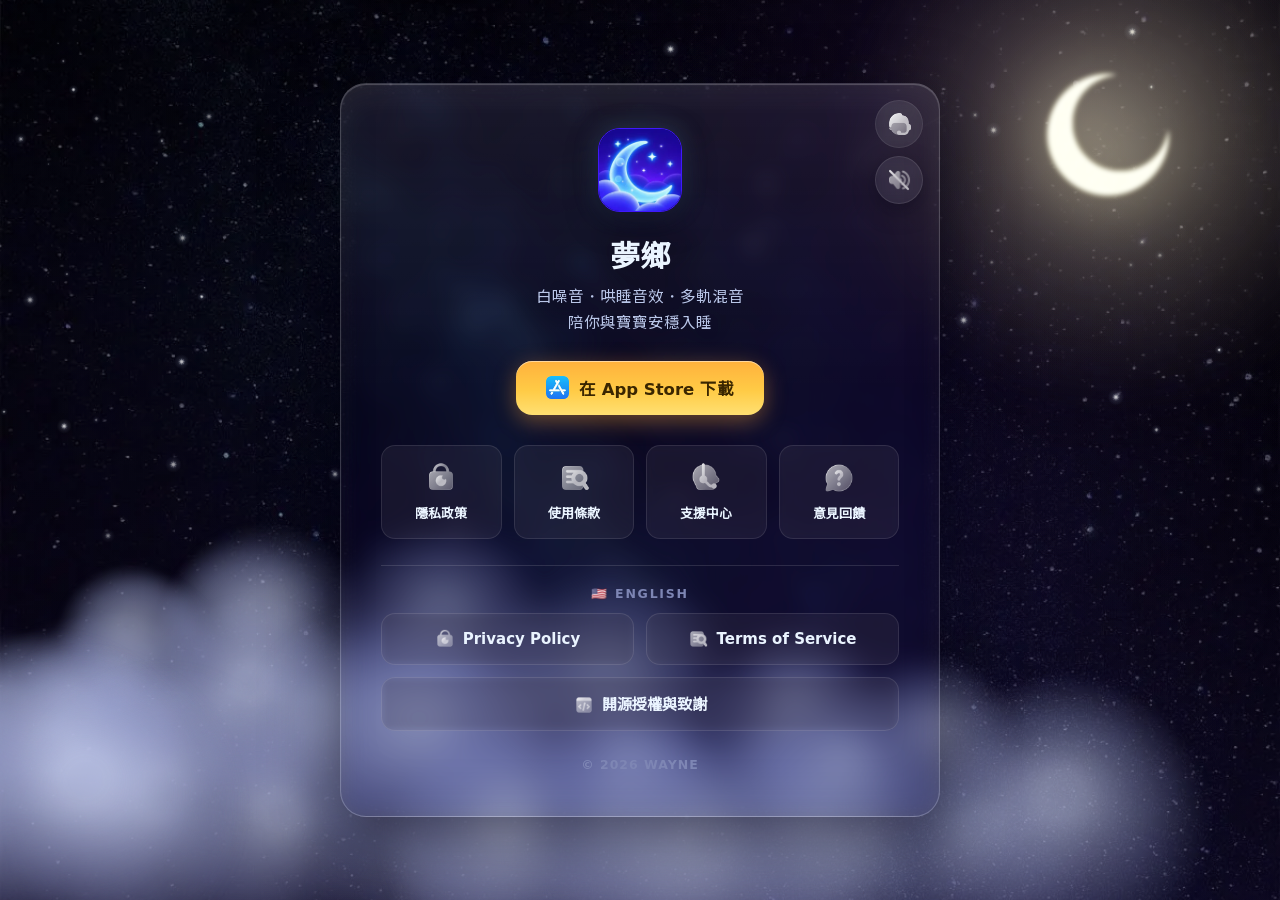
<file: index.html>
<!DOCTYPE html>
<html lang="zh-Hant">
<head>
    <meta charset="UTF-8">
    <meta name="viewport" content="width=device-width, initial-scale=1.0">
    <meta name="description" content="夢鄉 Sleepyland — 白噪音、哄睡音效、多軌混音的助眠 App。專為新手爸媽打造，以類子宮白噪音安撫夜裡哭鬧的新生兒，也陪你進入深度睡眠、睡前放鬆。">
    <link rel="icon" type="image/png" href="assets/favicon.png">
    <link rel="apple-touch-icon" href="assets/apple-touch-icon.png">
    <title>夢鄉</title>
    <style id="pagecss">
        @font-face{font-family:'Noto Sans TC';font-style:normal;font-weight:400;font-display:swap;src:url([data-uri]) format('woff2');unicode-range:U+2000-206F, U+3000-303F, U+3100-312F, U+3400-4DBF, U+4E00-9FFF, U+F900-FAFF, U+FE30-FE4F, U+FF00-FFEF;}
        :root{
            --accent:#7BBDE8;
            --ink:#EAF4FF; --muted:#B9C6E8; --faint:#7E86B4;
            --card:rgba(14,10,34,0.22); --line:rgba(255,255,255,0.12);
            --pill:rgba(255,255,255,0.06); --pill-line:rgba(255,255,255,0.10);
            --glow:rgba(255,244,190,0.55);
            /* 全站統一字體（含英文），以「US ENGLISH」的圓體為準 */
            --font:"Google Sans Flex","Noto Sans TC",ui-rounded,"SF Pro Rounded",-apple-system,BlinkMacSystemFont,"PingFang TC","Noto Sans TC",system-ui,sans-serif;
        }
        *{ margin:0; padding:0; box-sizing:border-box; }
        /* 連結/按鈕/表單預設不繼承字體，這裡強制統一，避免英文出現不同字體 */
        body, a, button, input, textarea, select{ font-family:var(--font); }
        html,body{ height:100%; overflow:hidden; }
        body{
            font-family:var(--font);
            -webkit-font-smoothing:antialiased;
            height:100dvh; color:var(--ink);
            /* 星空素材圖 + 黑→深紫漸層疊層（漸層柔化照片、加深夜色，任何比例都不失真感） */
            background:
                linear-gradient(180deg, rgba(3,2,9,0.40) 0%, rgba(10,6,26,0.32) 46%, rgba(20,12,50,0.46) 100%),
                #03020a url('assets/bg.webp') center center / cover no-repeat;
            background-attachment:fixed;
            display:flex; align-items:center; justify-content:center; padding:24px;
            overflow:hidden;
        }
        /* 動畫層（星雲＋閃爍星星＋流星＋夜色雲朵） */
        #sky{ position:fixed; inset:0; width:100%; height:100%; z-index:0; pointer-events:none; }

        /* 月亮素材圖＋淡黃光暈 */
        .moon{ position:fixed; top:5vh; right:6vw; width:min(180px,26vw); z-index:0; pointer-events:none;
               filter:drop-shadow(0 0 34px var(--glow)); }
        .moon img{ width:100%; height:auto; display:block; }
        /* 光暈：更大、falloff 更漸進，再加 blur 讓最外圍完全糊掉、無銳利邊 */
        .moon::before{ content:''; position:absolute; inset:-95%; z-index:-1; border-radius:50%;
            background:radial-gradient(circle,
                rgba(255,247,205,0.36) 0%,
                rgba(255,243,185,0.18) 26%,
                rgba(255,240,175,0.07) 48%,
                rgba(255,240,175,0.02) 66%,
                transparent 82%);
            filter:blur(26px);
            animation:moonGlow 6s ease-in-out infinite; }
        @keyframes moonGlow{ 0%,100%{opacity:.82; transform:scale(1);} 50%{opacity:1; transform:scale(1.07);} }

        .container{
            position:relative; z-index:1; overflow:hidden;
            /* glossy 玻璃：半透明底＋上半部反光漸層（收斂版，大面積不宜太亮） */
            background:linear-gradient(to bottom, rgba(255,255,255,0.07) 0%, rgba(255,255,255,0) 42%), var(--card);
            backdrop-filter:blur(11px) saturate(1.5);
            -webkit-backdrop-filter:blur(11px) saturate(1.5);
            border:1px solid rgba(255,255,255,0.20);
            border-radius:26px; padding:44px 40px;
            max-width:600px; width:100%; text-align:center;
            box-shadow:0 24px 70px rgba(4,2,16,0.6),
                       inset 0 1px 1px rgba(255,255,255,0.22),
                       inset 0 14px 30px rgba(255,255,255,0.05),
                       inset 0 -22px 44px rgba(0,0,0,0.08);
            transform-style:preserve-3d; will-change:transform;
            transition:transform .18s ease-out, box-shadow .4s ease, border-color .4s ease;
        }
        /* 跟著游標的「邊框光」：只在邊框環上發亮，不是整片底（gradient-border + mask 技巧） */
        .container::after{
            content:''; position:absolute; inset:0; z-index:2; pointer-events:none; border-radius:inherit;
            padding:1px;
            background:radial-gradient(400px circle at var(--mx,50%) var(--my,50%),
                       rgba(233,224,255,0.95), rgba(178,150,255,0.34) 42%, transparent 66%);
            -webkit-mask:linear-gradient(#000 0 0) content-box, linear-gradient(#000 0 0);
            -webkit-mask-composite:xor;
            mask:linear-gradient(#000 0 0) content-box, linear-gradient(#000 0 0);
            mask-composite:exclude;
            opacity:0; transition:opacity .4s ease;
        }
        .container > *{ position:relative; z-index:1; }
        .container:hover{
            border-color:rgba(190,175,240,0.28);
            box-shadow:0 40px 100px rgba(2,6,22,0.72),
                       inset 0 1px 1px rgba(255,255,255,0.22),
                       inset 0 14px 30px rgba(255,255,255,0.05),
                       inset 0 -22px 44px rgba(0,0,0,0.08);
        }
        .container:hover::after{ opacity:1; }
        .logo-link{ display:block; width:max-content; margin:0 auto; line-height:0; transition:transform .2s ease, filter .2s ease; }
        .logo-link:hover{ transform:translateY(-2px); filter:brightness(1.08); }
        .logo{
            width:84px; height:84px; margin:0 auto 20px; display:block;
            border-radius:22px; border:1px solid rgb(64,24,251);
            box-shadow:0 10px 30px rgba(4,2,16,0.55), 0 0 24px rgba(123,189,232,0.25);
        }
        h1{ font-size:30px; font-weight:800; letter-spacing:.01em; margin-bottom:8px; text-wrap:balance;
            animation:titleBreath 4.5s ease-in-out infinite; }
        @keyframes titleBreath{
            0%,100%{ text-shadow:0 2px 12px rgba(123,189,232,0.22), 0 0 16px rgba(123,189,232,0.12); }
            50%{ text-shadow:0 2px 22px rgba(123,189,232,0.55), 0 0 34px rgba(150,205,255,0.45); }
        }
        .subtitle{ color:var(--muted); margin-bottom:24px; line-height:1.7; font-size:15.5px; font-weight:500; }

        .download{
            display:inline-flex; align-items:center; justify-content:center; gap:10px;
            margin:0 auto 30px; padding:15px 30px;
            background:linear-gradient(180deg,#FFB13C 0%,#FFCB46 55%,#FFE072 100%);
            color:#3A2600; text-decoration:none; font-weight:800; font-size:16.5px;
            border-radius:16px; box-shadow:0 6px 22px rgba(255,168,60,0.40), inset 0 1px 0 rgba(255,255,255,0.5);
            transition:transform .18s ease, box-shadow .18s ease;
        }
        /* 光暈置中不下偏：y 位移小、加 spread 讓四周均勻發光 */
        .download:hover{ transform:translateY(-2px); box-shadow:0 2px 30px 4px rgba(255,168,60,0.55), inset 0 1px 0 rgba(255,255,255,0.5); }
        .download:focus-visible{ outline:2px solid var(--ink); outline-offset:3px; }
        .download .dico{ width:23px; height:23px; display:block; border-radius:23%; }

        .links{ display:flex; flex-direction:column; gap:12px; }
        .link-row{ display:flex; gap:12px; }
        .lang-section{ margin-bottom:0; }
        .lang-section + .lang-section{ margin-top:12px; }   /* 開源按鈕與上方英文列留間距 */
        /* 淡色文字加深色描邊：深背景上看不出、飄到亮雲上時提供對比，字始終清楚 */
        .lang-title{ font-size:12.5px; color:var(--faint); margin:20px 0 12px; text-transform:uppercase; letter-spacing:.14em; font-weight:700;
                      }
        .footer span{ font-size:12.5px; color:var(--faint); text-transform:uppercase; font-weight:700; letter-spacing:.08em;
                       }
        .link{
            flex:1; display:block; padding:15px 20px;
            background:var(--pill); border:1px solid var(--pill-line);
            border-radius:14px; color:var(--ink); text-decoration:none;
            font-weight:600; font-size:15px;
            backdrop-filter:blur(4px); -webkit-backdrop-filter:blur(4px);
            transition:transform .22s ease, background .22s ease, border-color .22s ease, box-shadow .22s ease, backdrop-filter .22s ease;
        }
        .link .lico{ width:20px; height:20px; vertical-align:-5px; margin-right:8px; }
        /* liquid glass hover：半透明玻璃亮起＋亮邊高光＋毛玻璃折射（文字維持亮色，不變實心底） */
        .link:hover{ transform:translateY(-2px); background:linear-gradient(to bottom, rgba(255,255,255,0.14), rgba(255,255,255,0.05)); border-color:rgba(255,255,255,0.28); box-shadow:0 8px 22px rgba(4,2,16,0.35); }
        .link:focus-visible{ outline:2px solid var(--accent); outline-offset:2px; }

        /* 四顆快速連結：一行四個、上圖下字（手機一行兩個） */
        .quicklinks{ display:grid; grid-template-columns:repeat(4, 1fr); gap:12px; }
        .qlink{
            display:flex; flex-direction:column; align-items:center; justify-content:center; gap:9px;
            padding:16px 8px; border-radius:14px;
            background:var(--pill); border:1px solid var(--pill-line);
            color:var(--ink); text-decoration:none; font-weight:600; font-size:13px; text-align:center;
            backdrop-filter:blur(4px); -webkit-backdrop-filter:blur(4px);
            transition:transform .22s ease, background .22s ease, border-color .22s ease, box-shadow .22s ease, backdrop-filter .22s ease;
        }
        .qlink img{ width:32px; height:32px; display:block; }
        .qlink:hover{ transform:translateY(-2px); background:linear-gradient(to bottom, rgba(255,255,255,0.14), rgba(255,255,255,0.05)); border-color:rgba(255,255,255,0.28); box-shadow:0 8px 22px rgba(4,2,16,0.35); }
        .qlink:focus-visible{ outline:2px solid var(--accent); outline-offset:2px; }
        .divider{ height:1px; background:var(--line); margin:26px 0 0; }
        .footer{ margin-top:26px; display:flex; flex-direction:row; flex-wrap:wrap; align-items:center; justify-content:center; gap:14px;
                 color:var(--faint); font-size:13.5px; }
        /* 右上角圓形客服按鈕（liquid glass 底） */
        .contact-fab{ position:absolute; top:16px; right:16px; z-index:3;
            width:48px; height:48px; border-radius:50%;
            display:inline-flex; align-items:center; justify-content:center;
            background:var(--pill); border:1px solid rgba(255,255,255,0.08);
            backdrop-filter:blur(6px); -webkit-backdrop-filter:blur(6px);
            transition:transform .22s ease, background .22s ease, border-color .22s ease, box-shadow .22s ease, backdrop-filter .22s ease; }
        .contact-fab img{ width:26px; height:26px; display:block; }
        .contact-fab:hover{ transform:translateY(-2px); background:linear-gradient(to bottom, rgba(255,255,255,0.14), rgba(255,255,255,0.05)); border-color:rgba(255,255,255,0.28); box-shadow:0 8px 22px rgba(4,2,16,0.35); }
        .contact-fab:focus-visible{ outline:2px solid var(--accent); outline-offset:2px; }
        .contact-btn .lico{ width:18px; height:18px; vertical-align:middle; }

        .cbody{ min-height:0; scrollbar-width:thin; scrollbar-color:rgba(255,255,255,0.22) transparent; }
        .cbody::-webkit-scrollbar{ width:8px; }
        .cbody::-webkit-scrollbar-track{ background:transparent; margin:6px 0; }
        .cbody::-webkit-scrollbar-thumb{ background:rgba(255,255,255,0.18); border-radius:99px;
            border:2px solid transparent; background-clip:padding-box; }
        .cbody::-webkit-scrollbar-thumb:hover{ background:rgba(255,255,255,0.34); background-clip:padding-box; }
        @media (max-width:520px){
            body{ padding:16px; }
            /* 卡片不超出畫面，改由內層 .cbody 捲動；客服鈕與邊框光維持固定 */
            .container{ padding:30px 20px; border-radius:22px; display:flex; flex-direction:column; max-height:calc(100dvh - 32px); }
            .cbody{ overflow-y:auto; -webkit-overflow-scrolling:touch; flex:1 1 auto; }
            .quicklinks{ grid-template-columns:repeat(2, 1fr); }
            .link-row{ flex-direction:column; }
            h1{ font-size:26px; }
            .moon{ width:34vw; top:3vh; }
        }
        @media (prefers-reduced-motion:reduce){
            .link,.download,.container,.qlink{ transition:none; }
            .container:hover{ transform:none; }
            .moon::before, h1{ animation:none; }
        }
        .bgm-btn{ position:absolute; top:72px; right:16px; z-index:5; width:48px; height:48px; border-radius:50%;
            display:flex; align-items:center; justify-content:center; cursor:pointer;
            background:var(--pill,rgba(255,255,255,0.06)); border:1px solid rgba(255,255,255,0.10);
            backdrop-filter:blur(6px) saturate(1.3); -webkit-backdrop-filter:blur(6px) saturate(1.3);
            box-shadow:0 8px 22px rgba(4,2,16,0.35); transition:transform .2s ease, background .2s ease, border-color .2s ease; }
        .bgm-btn:hover{ transform:translateY(-2px); background:linear-gradient(to bottom, rgba(255,255,255,0.14), rgba(255,255,255,0.05)); border-color:rgba(255,255,255,0.28); }
        .bgm-ico-img{ width:24px; height:24px; display:block; }
</style>
</head>
<body>
    <canvas id="sky" aria-hidden="true"></canvas>
    <div class="moon" aria-hidden="true"><img src="assets/moon.webp" alt="" fetchpriority="high" width="180" height="180"></div>

    <main class="container" id="swup" data-home>
        <button id="bgm-btn" class="bgm-btn" type="button" aria-label="播放背景音樂" title="播放背景音樂"><img class="bgm-ico-img" src="assets/icon_pause.png" alt=""></button>
        <a href="feedback.html" class="contact-fab" aria-label="意見回饋" title="意見回饋">
            <img src="assets/icon_connect.png" alt="">
        </a>
        <div class="cbody">
        <a class="logo-link" href="index.html" aria-label="回到首頁" title="回到首頁"><img class="logo" src="assets/logo.webp" alt="夢鄉"></a>
        <h1>夢鄉</h1>
        <p class="subtitle">白噪音・哄睡音效・多軌混音<br>陪你與寶寶安穩入睡</p>

        <a href="https://apps.apple.com/app/id6802943558" class="download" target="_blank" rel="noopener">
            <img class="dico" src="assets/icon_app_store_blue.webp" alt=""> 在 App Store 下載
        </a>

        <div class="quicklinks">
            <a href="privacy.html" class="qlink"><img src="assets/icon_privacy.png" alt=""><span>隱私政策</span></a>
            <a href="terms.html" class="qlink"><img src="assets/icon_terms.png" alt=""><span>使用條款</span></a>
            <a href="support.html" class="qlink"><img src="assets/icon_support_center.png" alt=""><span>支援中心</span></a>
            <a href="feedback.html" class="qlink"><img src="assets/icon_feed_back.png" alt=""><span>意見回饋</span></a>
        </div>

        <div class="divider"></div>

        <!-- English -->
        <div class="lang-section">
            <div class="lang-title">🇺🇸 English</div>
            <div class="link-row">
                <a href="privacy-en.html" class="link"><img class="lico" src="assets/icon_privacy.png" alt="">Privacy Policy</a>
                <a href="terms-en.html" class="link"><img class="lico" src="assets/icon_terms.png" alt="">Terms of Service</a>
            </div>
        </div>

        <div class="lang-section">
            <div class="link-row">
                <a href="acknowledgements.html" class="link"><img class="lico" src="assets/icon_opensource.png" alt="">開源授權與致謝</a>
            </div>
        </div>

        <div class="footer">
            <span>© 2026 Wayne</span>
        </div>
        </div><!-- /cbody -->
    </main>

    

    <!-- 常駐背景音樂（換頁不中斷）-->
    <audio id="bgm-audio" src="assets/bgm.mp3" loop preload="none"></audio>
    <script src="assets/site.js" defer></script>
</body>
</html>
</file>
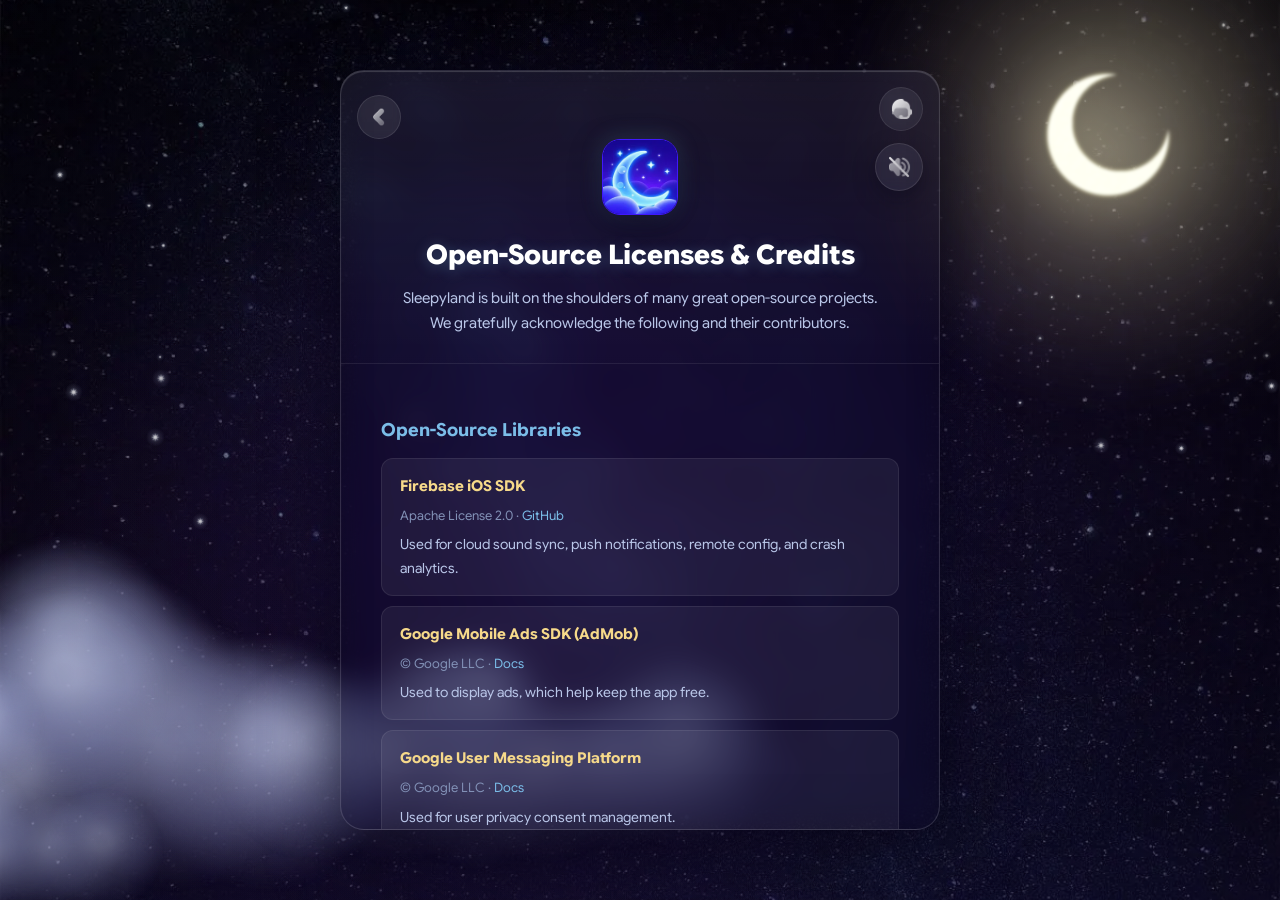
<file: acknowledgements-en.html>
<!DOCTYPE html>
<html lang="en">
<head>
    <meta charset="UTF-8">
    <meta name="viewport" content="width=device-width, initial-scale=1.0">
    <meta name="description" content="Sleepyland Open Source Licenses & Acknowledgements: thanks to the open-source projects and contributors behind the app.">
    <link rel="icon" type="image/png" href="assets/favicon.png">
    <link rel="apple-touch-icon" href="assets/apple-touch-icon.png">
    <title>Open-Source Licenses & Credits · Sleepyland</title>
    <style id="pagecss">
        /* ===== 共用基底 ===== */
        @font-face{font-family:'Google Sans Flex';font-style:normal;font-weight:100 900;font-display:swap;src:url('assets/gsf_latin.woff2') format('woff2');unicode-range:U+0000-00FF,U+0131,U+0152-0153,U+02BB-02BC,U+02C6,U+02DA,U+02DC,U+0304,U+0308,U+0329,U+2000-206F,U+20AC,U+2122,U+2191,U+2193,U+2212,U+2215,U+FEFF,U+FFFD;}
@font-face{font-family:'Noto Sans TC';font-style:normal;font-weight:400;font-display:swap;src:url('assets/notosanstc_400.woff2') format('woff2');unicode-range:U+2000-206F,U+3000-303F,U+3100-312F,U+3400-4DBF,U+4E00-9FFF,U+F900-FAFF,U+FE30-FE4F,U+FF00-FFEF;}
@font-face{font-family:'Noto Sans TC';font-style:normal;font-weight:700;font-display:swap;src:url('assets/notosanstc_700.woff2') format('woff2');unicode-range:U+2000-206F,U+3000-303F,U+3100-312F,U+3400-4DBF,U+4E00-9FFF,U+F900-FAFF,U+FE30-FE4F,U+FF00-FFEF;}
:root{
            --accent:#7BBDE8; --ink:#EAF4FF; --muted:#B9C6E8; --faint:#8291b6;
            --card:rgba(14,10,34,0.42); --line:rgba(255,255,255,0.14); --pill:rgba(255,255,255,0.06);
            --glow:rgba(255,244,190,0.55);
            --font:"Google Sans Flex","Noto Sans TC",ui-rounded,"SF Pro Rounded",-apple-system,BlinkMacSystemFont,"PingFang TC",system-ui,sans-serif;
        }
*{ margin:0; padding:0; box-sizing:border-box; }
html,body{ height:100%; overflow:hidden; }
body, a, button, input, textarea{ font-family:var(--font); }
body{
            height:100dvh; color:var(--ink); -webkit-font-smoothing:antialiased; line-height:1.8;
            background:
                linear-gradient(180deg, rgba(3,2,9,0.40) 0%, rgba(10,6,26,0.32) 46%, rgba(20,12,50,0.46) 100%),
                #03020a url('assets/bg.webp') center center / cover no-repeat fixed;
            display:flex; align-items:center; justify-content:center; padding:40px 20px; overflow:hidden;
        }
/* 動畫層（星雲＋星星＋流星＋雲朵） */
        #sky{ position:fixed; inset:0; width:100%; height:100%; z-index:0; pointer-events:none; }
/* 月亮素材圖＋淡黃光暈 */
        .moon{ position:fixed; top:5vh; right:6vw; width:min(180px,26vw); z-index:0; pointer-events:none;
               filter:drop-shadow(0 0 34px var(--glow)); }
.moon img{ width:100%; height:auto; display:block; }
.moon::before{ content:''; position:absolute; inset:-95%; z-index:-1; border-radius:50%;
            background:radial-gradient(circle, rgba(255,247,205,0.36) 0%, rgba(255,243,185,0.18) 26%, rgba(255,240,175,0.07) 48%, rgba(255,240,175,0.02) 66%, transparent 82%);
            filter:blur(26px); animation:moonGlow 6s ease-in-out infinite; }
@keyframes moonGlow{ 0%,100%{opacity:.82; transform:scale(1);} 50%{opacity:1; transform:scale(1.07);} }
.container{
            position:relative; z-index:1; max-width:600px; width:100%;
            max-height:min(760px, calc(100dvh - 80px)); display:flex; flex-direction:column; overflow:hidden;
            background:linear-gradient(to bottom, rgba(255,255,255,0.06) 0%, rgba(255,255,255,0) 40%), var(--card);
            backdrop-filter:blur(14px) saturate(1.4); -webkit-backdrop-filter:blur(14px) saturate(1.4);
            border:1px solid var(--line); border-radius:24px;
            box-shadow:0 24px 70px rgba(4,2,16,0.6), inset 0 1px 1px rgba(255,255,255,0.18), inset 0 -22px 46px rgba(0,0,0,0.06);
        }
.container::after{ content:''; position:absolute; inset:0; z-index:6; pointer-events:none; border-radius:inherit; padding:1px;
            background:radial-gradient(400px circle at var(--mx,50%) var(--my,50%), rgba(233,224,255,0.95), rgba(178,150,255,0.34) 42%, transparent 66%);
            -webkit-mask:linear-gradient(#000 0 0) content-box, linear-gradient(#000 0 0); -webkit-mask-composite:xor;
            mask:linear-gradient(#000 0 0) content-box, linear-gradient(#000 0 0); mask-composite:exclude;
            opacity:0; transition:opacity .4s ease; }
.container:hover::after{ opacity:1; }
.chead{ flex:0 0 auto; padding:24px 40px 14px; position:relative; z-index:2; border-bottom:1px solid rgba(255,255,255,0.08); }
.chead .topbar{ margin-bottom:14px; }
.chead .header{ margin-bottom:6px; }
.chead .update-date{ margin-bottom:2px; }
.chead h1{ margin-bottom:6px; }
.cbody{ overflow-y:auto; min-height:0; padding:22px 40px 34px;
            scrollbar-width:thin; scrollbar-color:rgba(255,255,255,0.22) transparent; }
.cbody::-webkit-scrollbar{ width:8px; }
.cbody::-webkit-scrollbar-track{ background:transparent; margin:8px 0; }
.cbody::-webkit-scrollbar-thumb{ background:rgba(255,255,255,0.18); border-radius:99px; border:2px solid transparent; background-clip:padding-box; }
.cbody::-webkit-scrollbar-thumb:hover{ background:rgba(255,255,255,0.34); background-clip:padding-box; }
.topbar{ display:flex; gap:10px; flex-wrap:wrap; margin-bottom:22px; }
.back{ display:inline-flex; align-items:center; gap:6px; padding:9px 16px; border-radius:11px;
            background:var(--pill); border:1px solid rgba(255,255,255,0.10); color:var(--ink);
            text-decoration:none; font-size:13.5px; font-weight:600; margin-bottom:6px;
            backdrop-filter:blur(4px); -webkit-backdrop-filter:blur(4px);
            transition:transform .2s ease, background .2s ease, border-color .2s ease, box-shadow .2s ease; }
.back:hover{ transform:translateY(-2px); background:linear-gradient(to bottom, rgba(255,255,255,0.14), rgba(255,255,255,0.05)); border-color:rgba(255,255,255,0.28); box-shadow:0 8px 22px rgba(4,2,16,0.35); }
.bico{ width:15px; height:15px; vertical-align:-2px; }
.hico{ width:20px; height:20px; vertical-align:-4px; margin-right:6px; }
.back-fab{ display:inline-flex; align-items:center; justify-content:center; width:44px; height:44px; border-radius:50%;
            background:var(--pill); border:1px solid rgba(255,255,255,0.10);
            backdrop-filter:blur(4px); -webkit-backdrop-filter:blur(4px);
            margin-left:-24px;   /* 左距與右上按鈕(right:16)對齊：chead padding-left 40 → 實際離卡片左緣 16 */
            transition:transform .2s ease, background .2s ease, border-color .2s ease, box-shadow .2s ease; }
.back-fab img{ width:20px; height:20px; display:block; }
.scrolltop{ position:absolute; bottom:18px; right:18px; z-index:4; width:44px; height:44px; border-radius:50%;
            display:flex; align-items:center; justify-content:center; cursor:pointer;
            background:var(--pill); border:1px solid rgba(255,255,255,0.12);
            backdrop-filter:blur(6px); -webkit-backdrop-filter:blur(6px);
            opacity:0; pointer-events:none; transform:translateY(8px);
            transition:opacity .25s ease, transform .25s ease, background .2s ease, border-color .2s ease; }
.scrolltop img{ width:20px; height:20px; display:block; }
.scrolltop.show{ opacity:1; pointer-events:auto; transform:translateY(0); }
.scrolltop:hover{ transform:translateY(-2px); background:linear-gradient(to bottom, rgba(255,255,255,0.14), rgba(255,255,255,0.05)); border-color:rgba(255,255,255,0.28); box-shadow:0 8px 22px rgba(4,2,16,0.35); }
.back-fab:hover{ transform:translateY(-2px); background:linear-gradient(to bottom, rgba(255,255,255,0.14), rgba(255,255,255,0.05)); border-color:rgba(255,255,255,0.28); box-shadow:0 8px 22px rgba(4,2,16,0.35); }
.logo-link{ display:block; width:max-content; margin:0 auto; line-height:0; transition:transform .2s ease, filter .2s ease; }
.logo-link:hover{ transform:translateY(-2px); filter:brightness(1.08); }
.logo{ width:76px; height:76px; display:block; margin:0 auto 16px; border-radius:18px;
            border:1px solid rgb(64,24,251);
            box-shadow:0 10px 30px rgba(4,2,16,0.5), 0 0 22px rgba(123,189,232,0.22); }
.header{ text-align:center; margin-bottom:30px; }
h1{ font-size:27px; font-weight:800; color:#fff; margin-bottom:8px; text-align:center;
            text-shadow:0 2px 14px rgba(123,189,232,0.30); }
.subtitle{ color:var(--muted); text-align:center; font-size:15px; line-height:1.7; }
.update-date{ color:var(--faint); text-align:center; margin-bottom:28px; font-size:13.5px;
            text-transform:uppercase; letter-spacing:.06em; }
h2{ color:var(--accent); margin:28px 0 12px; font-size:18px; font-weight:700; }
h3{ color:#dbe6fb; margin:18px 0 8px; font-size:16px; font-weight:600; }
p, li{ color:var(--muted); line-height:1.85; margin-bottom:12px; font-size:15px; }
strong{ color:#F6D98A; font-weight:700; }
ul{ padding-left:22px; }
li{ margin-bottom:8px; }
a{ color:var(--accent); text-decoration:none; }
a:hover{ text-decoration:underline; }
.highlight{ background:rgba(123,189,232,0.10); border:1px solid rgba(123,189,232,0.22);
            padding:16px 18px; border-radius:14px; margin:18px 0; }
.highlight p{ margin:0; color:#dce8fb; }
.lib{ padding:14px 18px; background:var(--pill); border:1px solid rgba(255,255,255,0.08);
            border-radius:12px; margin-bottom:10px; }
.lib-meta{ color:var(--faint); font-size:13px; margin-top:4px; }
.lib-meta a{ color:var(--accent); }
.note{ color:var(--muted); font-size:14px; line-height:1.7; margin-top:6px; }
.divider{ height:1px; background:var(--line); margin:28px 0; }
.section{ margin-bottom:30px; }
.section-title{ font-size:18px; font-weight:700; color:#eef4ff; margin-bottom:16px; display:flex; align-items:center; gap:8px; }
.faq-item{ background:var(--pill); border:1px solid rgba(255,255,255,0.08); border-radius:12px; padding:16px 18px; margin-bottom:12px; }
.faq-a{ color:var(--muted); line-height:1.75; font-size:14.5px; }
.contact-box{ background:linear-gradient(135deg, rgba(123,189,232,0.16), rgba(70,90,160,0.16));
            border:1px solid rgba(123,189,232,0.24); border-radius:16px; padding:24px; text-align:center;
            backdrop-filter:blur(6px); -webkit-backdrop-filter:blur(6px); }
.contact-box p{ color:var(--muted); margin-bottom:16px; }
.copy-btn{ width:44px; min-width:44px; height:44px; aspect-ratio:1; border-radius:50%;
            background:rgba(255,255,255,0.12); border:1px solid rgba(255,255,255,0.18); cursor:pointer;
            display:flex; align-items:center; justify-content:center; transition:all .2s ease; flex-shrink:0; }
.copy-btn:hover{ transform:translateY(-2px); background:linear-gradient(to bottom, rgba(255,255,255,0.14), rgba(255,255,255,0.05)); border-color:rgba(255,255,255,0.28); box-shadow:0 8px 22px rgba(4,2,16,0.35); }
.toast{ position:fixed; bottom:24px; left:50%; transform:translateX(-50%) translateY(120px);
            background:rgba(14,10,34,0.92); color:#EAF4FF; padding:12px 24px; border-radius:10px;
            border:1px solid rgba(255,255,255,0.14); backdrop-filter:blur(8px); opacity:0; transition:all .3s ease; z-index:5; }
.toast.show{ transform:translateX(-50%) translateY(0); opacity:1; }
.footer{ text-align:center; margin-top:30px; color:var(--faint); font-size:13px; }
.footer a{ color:var(--accent); text-decoration:none; }
.footer a:hover{ text-decoration:underline; }
@media (max-width:560px){ .chead{ padding:18px 20px 12px; } .cbody{ padding:18px 20px 30px; } body{ padding:16px; } .container{ max-height:calc(100dvh - 32px); border-radius:20px; } .back-fab{ margin-left:-4px; } }
@media (prefers-reduced-motion:reduce){ .back,.email-link,.copy-btn{ transition:none; } .moon::before{ animation:none; } }
        .bgm-btn{ position:absolute; top:72px; right:16px; z-index:5; width:48px; height:48px; border-radius:50%;
            display:flex; align-items:center; justify-content:center; cursor:pointer;
            background:var(--pill,rgba(255,255,255,0.06)); border:1px solid rgba(255,255,255,0.10);
            backdrop-filter:blur(6px) saturate(1.3); -webkit-backdrop-filter:blur(6px) saturate(1.3);
            box-shadow:0 8px 22px rgba(4,2,16,0.35); transition:transform .2s ease, background .2s ease, border-color .2s ease; }
        .bgm-btn:hover{ transform:translateY(-2px); background:linear-gradient(to bottom, rgba(255,255,255,0.14), rgba(255,255,255,0.05)); border-color:rgba(255,255,255,0.28); }
        .bgm-ico-img{ width:24px; height:24px; display:block; }
        /* ===== 本頁專屬 ===== */
        .lib-name{ color:#F6D98A; font-weight:700; font-size:15px; }
        .faq-q{ font-weight:600; color:#eef4ff; margin-bottom:8px; }
        .contact-box h3{ color:#fff; margin-bottom:12px; }
        .contact-box .email-row{ display:flex; align-items:center; justify-content:center; gap:8px; }
        .contact-box a.email-link{ display:inline-block; background:linear-gradient(180deg,#9AD0F2,#7BBDE8);
            color:#04182E; padding:12px 22px; border-radius:10px; text-decoration:none; font-weight:700;
            max-width:220px; overflow:hidden; text-overflow:ellipsis; white-space:nowrap;
            box-shadow:0 6px 18px rgba(123,189,232,0.3); transition:transform .2s ease, box-shadow .2s ease; }
        .contact-box a.email-link:hover{ transform:translateY(-2px); box-shadow:0 10px 24px rgba(123,189,232,0.45); }
        .copy-btn svg{ width:20px; height:20px; fill:#EAF4FF; }
        .copy-btn.copied svg{ fill:#7BE0A0; }
        .contact-fab{ position:absolute; top:16px; right:16px; z-index:5; width:44px; height:44px; border-radius:50%;
            display:inline-flex; align-items:center; justify-content:center;
            background:var(--pill); border:1px solid rgba(255,255,255,0.08);
            backdrop-filter:blur(6px); -webkit-backdrop-filter:blur(6px);
            transition:transform .22s ease, background .22s ease, border-color .22s ease, box-shadow .22s ease; }
        .contact-fab img{ width:24px; height:24px; display:block; }
        .contact-fab:hover{ transform:translateY(-2px); background:linear-gradient(to bottom, rgba(255,255,255,0.14), rgba(255,255,255,0.05)); border-color:rgba(255,255,255,0.28); box-shadow:0 8px 22px rgba(4,2,16,0.35); }
        .footer span{ font-size:12.5px; color:var(--faint); text-transform:uppercase; font-weight:700; letter-spacing:.08em;  }
    </style>
</head>
<body>
    <canvas id="sky" aria-hidden="true"></canvas>
    <div class="moon" aria-hidden="true"><img src="assets/moon.webp" alt="" fetchpriority="high" width="180" height="180"></div>
    <main class="container" id="swup">
        <button id="bgm-btn" class="bgm-btn" type="button" aria-label="播放背景音樂" title="播放背景音樂"><img class="bgm-ico-img" src="assets/icon_pause.png" alt=""></button>
        <a href="feedback.html" class="contact-fab" aria-label="意見回饋" title="意見回饋"><img src="assets/icon_connect.png" alt=""></a>
        <div class="chead">
<a href="index.html" class="back-fab" aria-label="Back" title="Back"><img src="assets/icon_back.png" alt=""></a>
        <a class="logo-link" href="index.html" aria-label="回到首頁" title="回到首頁"><img class="logo" src="assets/logo.webp" alt="Sleepyland"></a>
        <h1>Open-Source Licenses & Credits</h1>
        <p class="subtitle">Sleepyland is built on the shoulders of many great open-source projects.<br>We gratefully acknowledge the following and their contributors.</p>
        </div>
        <div class="cbody">
<h2>Open-Source Libraries</h2>

        <div class="lib">
            <div class="lib-name">Firebase iOS SDK</div>
            <div class="lib-meta">Apache License 2.0 · <a href="https://github.com/firebase/firebase-ios-sdk">GitHub</a></div>
            <div class="note">Used for cloud sound sync, push notifications, remote config, and crash analytics.</div>
        </div>

        <div class="lib">
            <div class="lib-name">Google Mobile Ads SDK (AdMob)</div>
            <div class="lib-meta">© Google LLC · <a href="https://developers.google.com/admob/ios/quick-start">Docs</a></div>
            <div class="note">Used to display ads, which help keep the app free.</div>
        </div>

        <div class="lib">
            <div class="lib-name">Google User Messaging Platform</div>
            <div class="lib-meta">© Google LLC · <a href="https://developers.google.com/admob/ump/ios/quick-start">Docs</a></div>
            <div class="note">Used for user privacy consent management.</div>
        </div>

        <div class="lib">
            <div class="lib-name">Google Utilities · GoogleDataTransport · GoogleAppMeasurement</div>
            <div class="lib-meta">Apache License 2.0 · © Google LLC</div>
        </div>

        <div class="lib">
            <div class="lib-name">gRPC · Abseil</div>
            <div class="lib-meta">Apache License 2.0 · <a href="https://github.com/grpc/grpc">gRPC</a> · <a href="https://github.com/abseil/abseil-cpp">Abseil</a></div>
        </div>

        <div class="lib">
            <div class="lib-name">SwiftProtobuf</div>
            <div class="lib-meta">Apache License 2.0 · <a href="https://github.com/apple/swift-protobuf">GitHub</a></div>
        </div>

        <div class="lib">
            <div class="lib-name">LevelDB</div>
            <div class="lib-meta">BSD 3-Clause License · <a href="https://github.com/google/leveldb">GitHub</a></div>
        </div>

        <div class="lib">
            <div class="lib-name">nanopb</div>
            <div class="lib-meta">zlib License · <a href="https://github.com/nanopb/nanopb">GitHub</a></div>
        </div>

        <div class="lib">
            <div class="lib-name">Promises · GTMSessionFetcher · AppCheck</div>
            <div class="lib-meta">Apache License 2.0 · © Google LLC</div>
        </div>

        <div class="divider"></div>

        <h2>Audio Assets</h2>
        <p class="note">All Sleepyland sleep sounds are self-recorded by our team, AI-generated, or sourced from commercially licensed material; all assets are used under valid licenses, and no unauthorized third-party copyrighted content is used.</p>

        <div class="footer"><span>© 2026 Wayne</span></div>
        </div>
        <button class="scrolltop" aria-label="回到頂部" title="回到頂部"><img src="assets/icon_scroll_top.png" alt=""></button>
    </main>
    
    
    
    

    <!-- 常駐背景音樂（換頁不中斷）-->
    <audio id="bgm-audio" src="assets/bgm.mp3" loop preload="none"></audio>
    <script src="assets/site.js" defer></script>
</body>
</html>
</file>
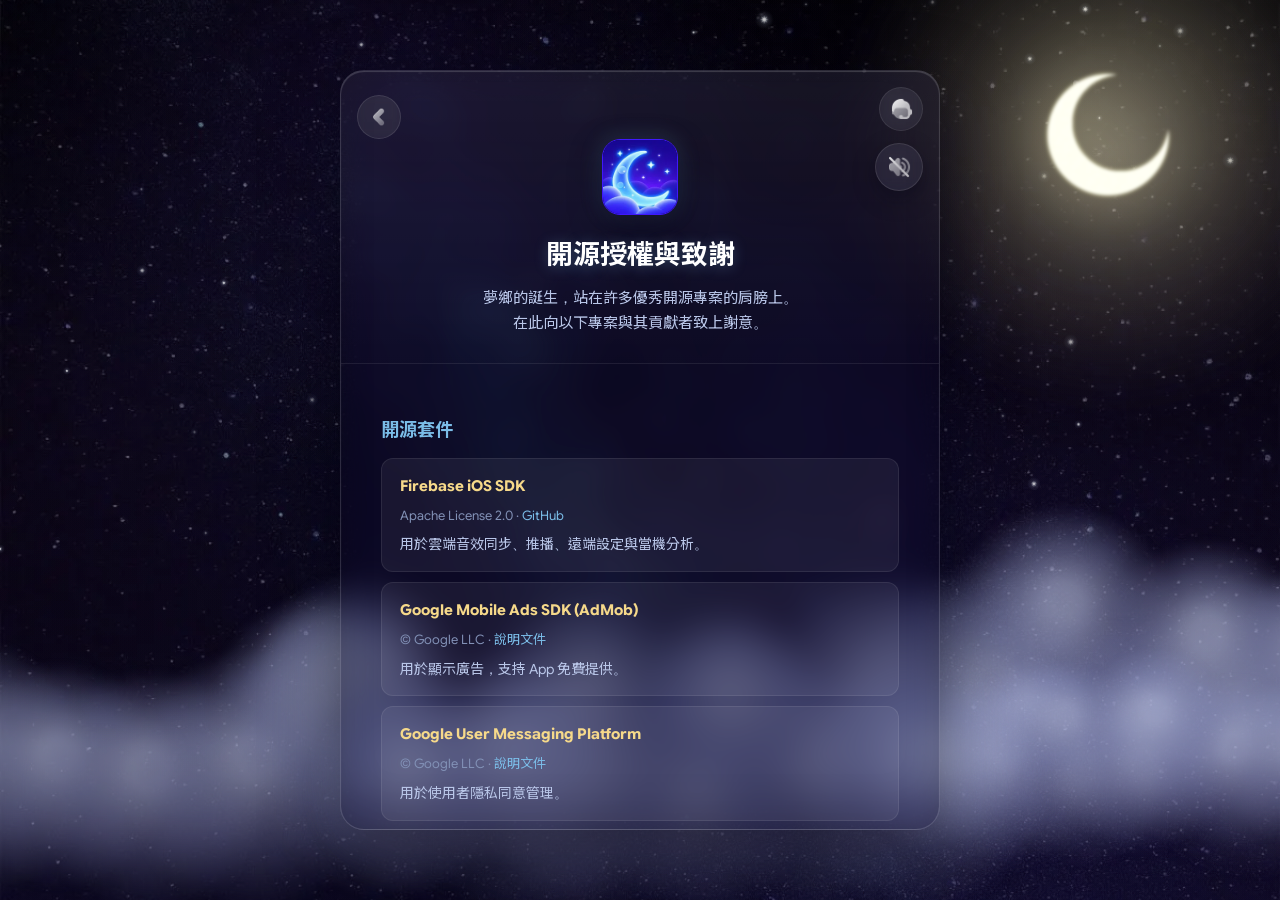
<file: acknowledgements.html>
<!DOCTYPE html>
<html lang="zh-Hant">
<head>
    <meta charset="UTF-8">
    <meta name="viewport" content="width=device-width, initial-scale=1.0">
    <meta name="description" content="夢鄉 Sleepyland 開源授權與致謝：感謝本 App 使用到的開源專案與貢獻者。">
    <link rel="icon" type="image/png" href="assets/favicon.png">
    <link rel="apple-touch-icon" href="assets/apple-touch-icon.png">
    <title>開源授權與致謝 · 夢鄉</title>
    <style id="pagecss">
        /* ===== 共用基底 ===== */
        @font-face{font-family:'Google Sans Flex';font-style:normal;font-weight:100 900;font-display:swap;src:url('assets/gsf_latin.woff2') format('woff2');unicode-range:U+0000-00FF,U+0131,U+0152-0153,U+02BB-02BC,U+02C6,U+02DA,U+02DC,U+0304,U+0308,U+0329,U+2000-206F,U+20AC,U+2122,U+2191,U+2193,U+2212,U+2215,U+FEFF,U+FFFD;}
@font-face{font-family:'Noto Sans TC';font-style:normal;font-weight:400;font-display:swap;src:url('assets/notosanstc_400.woff2') format('woff2');unicode-range:U+2000-206F,U+3000-303F,U+3100-312F,U+3400-4DBF,U+4E00-9FFF,U+F900-FAFF,U+FE30-FE4F,U+FF00-FFEF;}
@font-face{font-family:'Noto Sans TC';font-style:normal;font-weight:700;font-display:swap;src:url('assets/notosanstc_700.woff2') format('woff2');unicode-range:U+2000-206F,U+3000-303F,U+3100-312F,U+3400-4DBF,U+4E00-9FFF,U+F900-FAFF,U+FE30-FE4F,U+FF00-FFEF;}
:root{
            --accent:#7BBDE8; --ink:#EAF4FF; --muted:#B9C6E8; --faint:#8291b6;
            --card:rgba(14,10,34,0.42); --line:rgba(255,255,255,0.14); --pill:rgba(255,255,255,0.06);
            --glow:rgba(255,244,190,0.55);
            --font:"Google Sans Flex","Noto Sans TC",ui-rounded,"SF Pro Rounded",-apple-system,BlinkMacSystemFont,"PingFang TC",system-ui,sans-serif;
        }
*{ margin:0; padding:0; box-sizing:border-box; }
html,body{ height:100%; overflow:hidden; }
body, a, button, input, textarea{ font-family:var(--font); }
body{
            height:100dvh; color:var(--ink); -webkit-font-smoothing:antialiased; line-height:1.8;
            background:
                linear-gradient(180deg, rgba(3,2,9,0.40) 0%, rgba(10,6,26,0.32) 46%, rgba(20,12,50,0.46) 100%),
                #03020a url('assets/bg.webp') center center / cover no-repeat fixed;
            display:flex; align-items:center; justify-content:center; padding:40px 20px; overflow:hidden;
        }
/* 動畫層（星雲＋星星＋流星＋雲朵） */
        #sky{ position:fixed; inset:0; width:100%; height:100%; z-index:0; pointer-events:none; }
/* 月亮素材圖＋淡黃光暈 */
        .moon{ position:fixed; top:5vh; right:6vw; width:min(180px,26vw); z-index:0; pointer-events:none;
               filter:drop-shadow(0 0 34px var(--glow)); }
.moon img{ width:100%; height:auto; display:block; }
.moon::before{ content:''; position:absolute; inset:-95%; z-index:-1; border-radius:50%;
            background:radial-gradient(circle, rgba(255,247,205,0.36) 0%, rgba(255,243,185,0.18) 26%, rgba(255,240,175,0.07) 48%, rgba(255,240,175,0.02) 66%, transparent 82%);
            filter:blur(26px); animation:moonGlow 6s ease-in-out infinite; }
@keyframes moonGlow{ 0%,100%{opacity:.82; transform:scale(1);} 50%{opacity:1; transform:scale(1.07);} }
.container{
            position:relative; z-index:1; max-width:600px; width:100%;
            max-height:min(760px, calc(100dvh - 80px)); display:flex; flex-direction:column; overflow:hidden;
            background:linear-gradient(to bottom, rgba(255,255,255,0.06) 0%, rgba(255,255,255,0) 40%), var(--card);
            backdrop-filter:blur(14px) saturate(1.4); -webkit-backdrop-filter:blur(14px) saturate(1.4);
            border:1px solid var(--line); border-radius:24px;
            box-shadow:0 24px 70px rgba(4,2,16,0.6), inset 0 1px 1px rgba(255,255,255,0.18), inset 0 -22px 46px rgba(0,0,0,0.06);
        }
.container::after{ content:''; position:absolute; inset:0; z-index:6; pointer-events:none; border-radius:inherit; padding:1px;
            background:radial-gradient(400px circle at var(--mx,50%) var(--my,50%), rgba(233,224,255,0.95), rgba(178,150,255,0.34) 42%, transparent 66%);
            -webkit-mask:linear-gradient(#000 0 0) content-box, linear-gradient(#000 0 0); -webkit-mask-composite:xor;
            mask:linear-gradient(#000 0 0) content-box, linear-gradient(#000 0 0); mask-composite:exclude;
            opacity:0; transition:opacity .4s ease; }
.container:hover::after{ opacity:1; }
.chead{ flex:0 0 auto; padding:24px 40px 14px; position:relative; z-index:2; border-bottom:1px solid rgba(255,255,255,0.08); }
.chead .topbar{ margin-bottom:14px; }
.chead .header{ margin-bottom:6px; }
.chead .update-date{ margin-bottom:2px; }
.chead h1{ margin-bottom:6px; }
.cbody{ overflow-y:auto; min-height:0; padding:22px 40px 34px;
            scrollbar-width:thin; scrollbar-color:rgba(255,255,255,0.22) transparent; }
.cbody::-webkit-scrollbar{ width:8px; }
.cbody::-webkit-scrollbar-track{ background:transparent; margin:8px 0; }
.cbody::-webkit-scrollbar-thumb{ background:rgba(255,255,255,0.18); border-radius:99px; border:2px solid transparent; background-clip:padding-box; }
.cbody::-webkit-scrollbar-thumb:hover{ background:rgba(255,255,255,0.34); background-clip:padding-box; }
.topbar{ display:flex; gap:10px; flex-wrap:wrap; margin-bottom:22px; }
.back{ display:inline-flex; align-items:center; gap:6px; padding:9px 16px; border-radius:11px;
            background:var(--pill); border:1px solid rgba(255,255,255,0.10); color:var(--ink);
            text-decoration:none; font-size:13.5px; font-weight:600; margin-bottom:6px;
            backdrop-filter:blur(4px); -webkit-backdrop-filter:blur(4px);
            transition:transform .2s ease, background .2s ease, border-color .2s ease, box-shadow .2s ease; }
.back:hover{ transform:translateY(-2px); background:linear-gradient(to bottom, rgba(255,255,255,0.14), rgba(255,255,255,0.05)); border-color:rgba(255,255,255,0.28); box-shadow:0 8px 22px rgba(4,2,16,0.35); }
.bico{ width:15px; height:15px; vertical-align:-2px; }
.hico{ width:20px; height:20px; vertical-align:-4px; margin-right:6px; }
.back-fab{ display:inline-flex; align-items:center; justify-content:center; width:44px; height:44px; border-radius:50%;
            background:var(--pill); border:1px solid rgba(255,255,255,0.10);
            backdrop-filter:blur(4px); -webkit-backdrop-filter:blur(4px);
            margin-left:-24px;   /* 左距與右上按鈕(right:16)對齊：chead padding-left 40 → 實際離卡片左緣 16 */
            transition:transform .2s ease, background .2s ease, border-color .2s ease, box-shadow .2s ease; }
.back-fab img{ width:20px; height:20px; display:block; }
.scrolltop{ position:absolute; bottom:18px; right:18px; z-index:4; width:44px; height:44px; border-radius:50%;
            display:flex; align-items:center; justify-content:center; cursor:pointer;
            background:var(--pill); border:1px solid rgba(255,255,255,0.12);
            backdrop-filter:blur(6px); -webkit-backdrop-filter:blur(6px);
            opacity:0; pointer-events:none; transform:translateY(8px);
            transition:opacity .25s ease, transform .25s ease, background .2s ease, border-color .2s ease; }
.scrolltop img{ width:20px; height:20px; display:block; }
.scrolltop.show{ opacity:1; pointer-events:auto; transform:translateY(0); }
.scrolltop:hover{ transform:translateY(-2px); background:linear-gradient(to bottom, rgba(255,255,255,0.14), rgba(255,255,255,0.05)); border-color:rgba(255,255,255,0.28); box-shadow:0 8px 22px rgba(4,2,16,0.35); }
.back-fab:hover{ transform:translateY(-2px); background:linear-gradient(to bottom, rgba(255,255,255,0.14), rgba(255,255,255,0.05)); border-color:rgba(255,255,255,0.28); box-shadow:0 8px 22px rgba(4,2,16,0.35); }
.logo-link{ display:block; width:max-content; margin:0 auto; line-height:0; transition:transform .2s ease, filter .2s ease; }
.logo-link:hover{ transform:translateY(-2px); filter:brightness(1.08); }
.logo{ width:76px; height:76px; display:block; margin:0 auto 16px; border-radius:18px;
            border:1px solid rgb(64,24,251);
            box-shadow:0 10px 30px rgba(4,2,16,0.5), 0 0 22px rgba(123,189,232,0.22); }
.header{ text-align:center; margin-bottom:30px; }
h1{ font-size:27px; font-weight:800; color:#fff; margin-bottom:8px; text-align:center;
            text-shadow:0 2px 14px rgba(123,189,232,0.30); }
.subtitle{ color:var(--muted); text-align:center; font-size:15px; line-height:1.7; }
.update-date{ color:var(--faint); text-align:center; margin-bottom:28px; font-size:13.5px;
            text-transform:uppercase; letter-spacing:.06em; }
h2{ color:var(--accent); margin:28px 0 12px; font-size:18px; font-weight:700; }
h3{ color:#dbe6fb; margin:18px 0 8px; font-size:16px; font-weight:600; }
p, li{ color:var(--muted); line-height:1.85; margin-bottom:12px; font-size:15px; }
strong{ color:#F6D98A; font-weight:700; }
ul{ padding-left:22px; }
li{ margin-bottom:8px; }
a{ color:var(--accent); text-decoration:none; }
a:hover{ text-decoration:underline; }
.highlight{ background:rgba(123,189,232,0.10); border:1px solid rgba(123,189,232,0.22);
            padding:16px 18px; border-radius:14px; margin:18px 0; }
.highlight p{ margin:0; color:#dce8fb; }
.lib{ padding:14px 18px; background:var(--pill); border:1px solid rgba(255,255,255,0.08);
            border-radius:12px; margin-bottom:10px; }
.lib-meta{ color:var(--faint); font-size:13px; margin-top:4px; }
.lib-meta a{ color:var(--accent); }
.note{ color:var(--muted); font-size:14px; line-height:1.7; margin-top:6px; }
.divider{ height:1px; background:var(--line); margin:28px 0; }
.section{ margin-bottom:30px; }
.section-title{ font-size:18px; font-weight:700; color:#eef4ff; margin-bottom:16px; display:flex; align-items:center; gap:8px; }
.faq-item{ background:var(--pill); border:1px solid rgba(255,255,255,0.08); border-radius:12px; padding:16px 18px; margin-bottom:12px; }
.faq-a{ color:var(--muted); line-height:1.75; font-size:14.5px; }
.contact-box{ background:linear-gradient(135deg, rgba(123,189,232,0.16), rgba(70,90,160,0.16));
            border:1px solid rgba(123,189,232,0.24); border-radius:16px; padding:24px; text-align:center;
            backdrop-filter:blur(6px); -webkit-backdrop-filter:blur(6px); }
.contact-box p{ color:var(--muted); margin-bottom:16px; }
.copy-btn{ width:44px; min-width:44px; height:44px; aspect-ratio:1; border-radius:50%;
            background:rgba(255,255,255,0.12); border:1px solid rgba(255,255,255,0.18); cursor:pointer;
            display:flex; align-items:center; justify-content:center; transition:all .2s ease; flex-shrink:0; }
.copy-btn:hover{ transform:translateY(-2px); background:linear-gradient(to bottom, rgba(255,255,255,0.14), rgba(255,255,255,0.05)); border-color:rgba(255,255,255,0.28); box-shadow:0 8px 22px rgba(4,2,16,0.35); }
.toast{ position:fixed; bottom:24px; left:50%; transform:translateX(-50%) translateY(120px);
            background:rgba(14,10,34,0.92); color:#EAF4FF; padding:12px 24px; border-radius:10px;
            border:1px solid rgba(255,255,255,0.14); backdrop-filter:blur(8px); opacity:0; transition:all .3s ease; z-index:5; }
.toast.show{ transform:translateX(-50%) translateY(0); opacity:1; }
.footer{ text-align:center; margin-top:30px; color:var(--faint); font-size:13px; }
.footer a{ color:var(--accent); text-decoration:none; }
.footer a:hover{ text-decoration:underline; }
@media (max-width:560px){ .chead{ padding:18px 20px 12px; } .cbody{ padding:18px 20px 30px; } body{ padding:16px; } .container{ max-height:calc(100dvh - 32px); border-radius:20px; } .back-fab{ margin-left:-4px; } }
@media (prefers-reduced-motion:reduce){ .back,.email-link,.copy-btn{ transition:none; } .moon::before{ animation:none; } }
        .bgm-btn{ position:absolute; top:72px; right:16px; z-index:5; width:48px; height:48px; border-radius:50%;
            display:flex; align-items:center; justify-content:center; cursor:pointer;
            background:var(--pill,rgba(255,255,255,0.06)); border:1px solid rgba(255,255,255,0.10);
            backdrop-filter:blur(6px) saturate(1.3); -webkit-backdrop-filter:blur(6px) saturate(1.3);
            box-shadow:0 8px 22px rgba(4,2,16,0.35); transition:transform .2s ease, background .2s ease, border-color .2s ease; }
        .bgm-btn:hover{ transform:translateY(-2px); background:linear-gradient(to bottom, rgba(255,255,255,0.14), rgba(255,255,255,0.05)); border-color:rgba(255,255,255,0.28); }
        .bgm-ico-img{ width:24px; height:24px; display:block; }
        /* ===== 本頁專屬 ===== */
        .lib-name{ color:#F6D98A; font-weight:700; font-size:15px; }
        .faq-q{ font-weight:600; color:#eef4ff; margin-bottom:8px; }
        .contact-box h3{ color:#fff; margin-bottom:12px; }
        .contact-box .email-row{ display:flex; align-items:center; justify-content:center; gap:8px; }
        .contact-box a.email-link{ display:inline-block; background:linear-gradient(180deg,#9AD0F2,#7BBDE8);
            color:#04182E; padding:12px 22px; border-radius:10px; text-decoration:none; font-weight:700;
            max-width:220px; overflow:hidden; text-overflow:ellipsis; white-space:nowrap;
            box-shadow:0 6px 18px rgba(123,189,232,0.3); transition:transform .2s ease, box-shadow .2s ease; }
        .contact-box a.email-link:hover{ transform:translateY(-2px); box-shadow:0 10px 24px rgba(123,189,232,0.45); }
        .copy-btn svg{ width:20px; height:20px; fill:#EAF4FF; }
        .copy-btn.copied svg{ fill:#7BE0A0; }
        .contact-fab{ position:absolute; top:16px; right:16px; z-index:5; width:44px; height:44px; border-radius:50%;
            display:inline-flex; align-items:center; justify-content:center;
            background:var(--pill); border:1px solid rgba(255,255,255,0.08);
            backdrop-filter:blur(6px); -webkit-backdrop-filter:blur(6px);
            transition:transform .22s ease, background .22s ease, border-color .22s ease, box-shadow .22s ease; }
        .contact-fab img{ width:24px; height:24px; display:block; }
        .contact-fab:hover{ transform:translateY(-2px); background:linear-gradient(to bottom, rgba(255,255,255,0.14), rgba(255,255,255,0.05)); border-color:rgba(255,255,255,0.28); box-shadow:0 8px 22px rgba(4,2,16,0.35); }
        .footer span{ font-size:12.5px; color:var(--faint); text-transform:uppercase; font-weight:700; letter-spacing:.08em;  }
    </style>
</head>
<body>
    <canvas id="sky" aria-hidden="true"></canvas>
    <div class="moon" aria-hidden="true"><img src="assets/moon.webp" alt="" fetchpriority="high" width="180" height="180"></div>
    <main class="container" id="swup">
        <button id="bgm-btn" class="bgm-btn" type="button" aria-label="播放背景音樂" title="播放背景音樂"><img class="bgm-ico-img" src="assets/icon_pause.png" alt=""></button>
        <a href="feedback.html" class="contact-fab" aria-label="意見回饋" title="意見回饋"><img src="assets/icon_connect.png" alt=""></a>
        <div class="chead">
<a href="index.html" class="back-fab" aria-label="返回" title="返回"><img src="assets/icon_back.png" alt=""></a>
        <a class="logo-link" href="index.html" aria-label="回到首頁" title="回到首頁"><img class="logo" src="assets/logo.webp" alt="夢鄉"></a>
        <h1>開源授權與致謝</h1>
        <p class="subtitle">夢鄉的誕生，站在許多優秀開源專案的肩膀上。<br>在此向以下專案與其貢獻者致上謝意。</p>
        </div>
        <div class="cbody">
<h2>開源套件</h2>

        <div class="lib">
            <div class="lib-name">Firebase iOS SDK</div>
            <div class="lib-meta">Apache License 2.0 · <a href="https://github.com/firebase/firebase-ios-sdk">GitHub</a></div>
            <div class="note">用於雲端音效同步、推播、遠端設定與當機分析。</div>
        </div>

        <div class="lib">
            <div class="lib-name">Google Mobile Ads SDK (AdMob)</div>
            <div class="lib-meta">© Google LLC · <a href="https://developers.google.com/admob/ios/quick-start">說明文件</a></div>
            <div class="note">用於顯示廣告，支持 App 免費提供。</div>
        </div>

        <div class="lib">
            <div class="lib-name">Google User Messaging Platform</div>
            <div class="lib-meta">© Google LLC · <a href="https://developers.google.com/admob/ump/ios/quick-start">說明文件</a></div>
            <div class="note">用於使用者隱私同意管理。</div>
        </div>

        <div class="lib">
            <div class="lib-name">Google Utilities · GoogleDataTransport · GoogleAppMeasurement</div>
            <div class="lib-meta">Apache License 2.0 · © Google LLC</div>
        </div>

        <div class="lib">
            <div class="lib-name">gRPC · Abseil</div>
            <div class="lib-meta">Apache License 2.0 · <a href="https://github.com/grpc/grpc">gRPC</a> · <a href="https://github.com/abseil/abseil-cpp">Abseil</a></div>
        </div>

        <div class="lib">
            <div class="lib-name">SwiftProtobuf</div>
            <div class="lib-meta">Apache License 2.0 · <a href="https://github.com/apple/swift-protobuf">GitHub</a></div>
        </div>

        <div class="lib">
            <div class="lib-name">LevelDB</div>
            <div class="lib-meta">BSD 3-Clause License · <a href="https://github.com/google/leveldb">GitHub</a></div>
        </div>

        <div class="lib">
            <div class="lib-name">nanopb</div>
            <div class="lib-meta">zlib License · <a href="https://github.com/nanopb/nanopb">GitHub</a></div>
        </div>

        <div class="lib">
            <div class="lib-name">Promises · GTMSessionFetcher · AppCheck</div>
            <div class="lib-meta">Apache License 2.0 · © Google LLC</div>
        </div>

        <div class="divider"></div>

        <h2>音效素材</h2>
        <p class="note">夢鄉的助眠音效皆為團隊自行錄製、以 AI 生成，或取自具備商用授權的素材；所有素材均已取得合法使用權，未使用任何未經授權的第三方版權內容。</p>

        <div class="footer"><span>© 2026 Wayne</span></div>
        </div>
        <button class="scrolltop" aria-label="回到頂部" title="回到頂部"><img src="assets/icon_scroll_top.png" alt=""></button>
    </main>
    
    
    
    

    <!-- 常駐背景音樂（換頁不中斷）-->
    <audio id="bgm-audio" src="assets/bgm.mp3" loop preload="none"></audio>
    <script src="assets/site.js" defer></script>
</body>
</html>
</file>
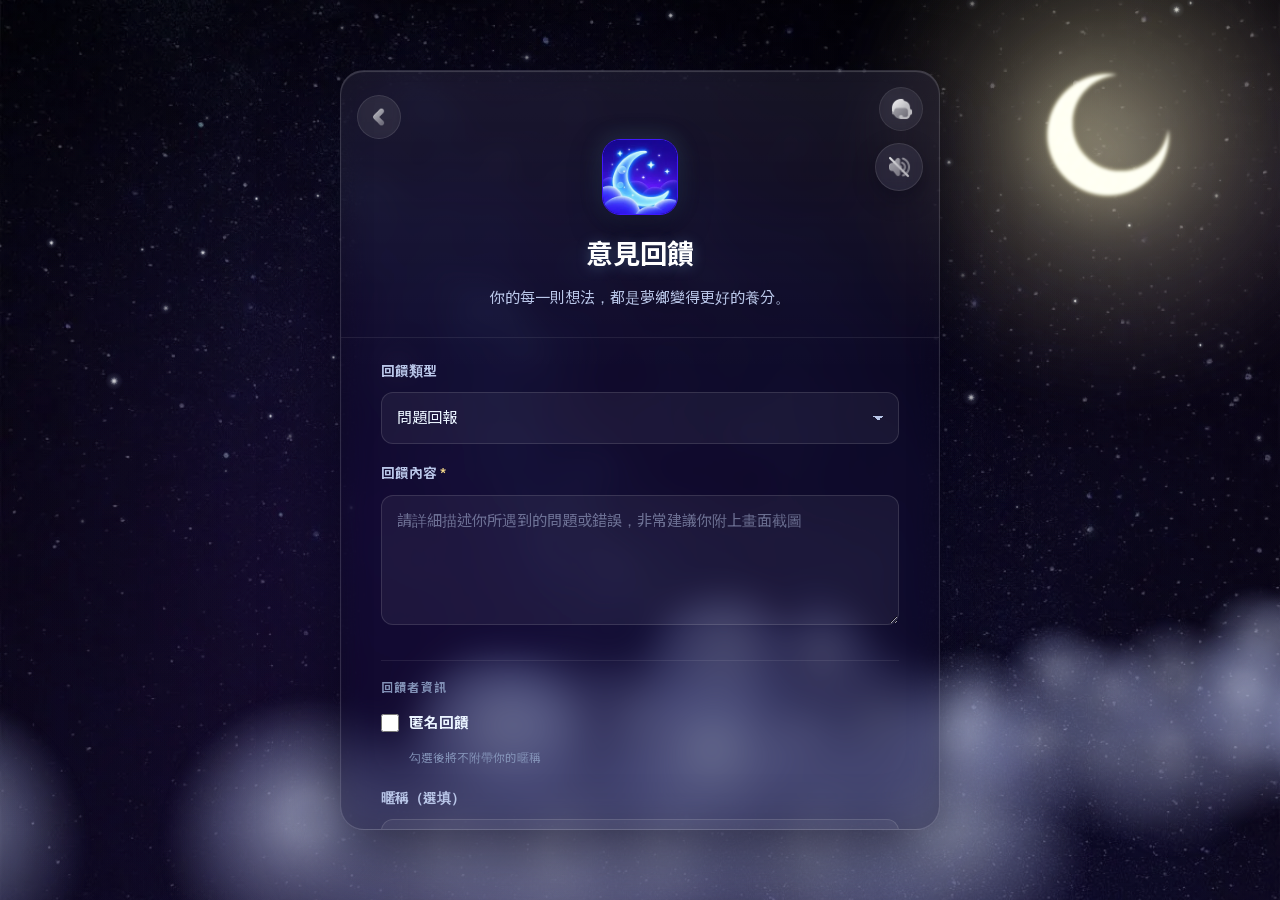
<file: feedback.html>
<!DOCTYPE html>
<html lang="zh-Hant">
<head>
    <meta charset="UTF-8">
    <meta name="viewport" content="width=device-width, initial-scale=1.0">
    <meta name="description" content="夢鄉 Sleepyland 意見回饋：功能建議、問題回報或內容建議都歡迎告訴我們。">
    <link rel="icon" type="image/png" href="assets/favicon.png">
    <link rel="apple-touch-icon" href="assets/apple-touch-icon.png">
    <title>意見回饋 - 夢鄉</title>
    <style id="pagecss">
        /* ===== 共用基底 ===== */
        @font-face{font-family:'Google Sans Flex';font-style:normal;font-weight:100 900;font-display:swap;src:url('assets/gsf_latin.woff2') format('woff2');unicode-range:U+0000-00FF,U+0131,U+0152-0153,U+02BB-02BC,U+02C6,U+02DA,U+02DC,U+0304,U+0308,U+0329,U+2000-206F,U+20AC,U+2122,U+2191,U+2193,U+2212,U+2215,U+FEFF,U+FFFD;}
@font-face{font-family:'Noto Sans TC';font-style:normal;font-weight:400;font-display:swap;src:url('assets/notosanstc_400.woff2') format('woff2');unicode-range:U+2000-206F,U+3000-303F,U+3100-312F,U+3400-4DBF,U+4E00-9FFF,U+F900-FAFF,U+FE30-FE4F,U+FF00-FFEF;}
@font-face{font-family:'Noto Sans TC';font-style:normal;font-weight:700;font-display:swap;src:url('assets/notosanstc_700.woff2') format('woff2');unicode-range:U+2000-206F,U+3000-303F,U+3100-312F,U+3400-4DBF,U+4E00-9FFF,U+F900-FAFF,U+FE30-FE4F,U+FF00-FFEF;}
:root{
            --accent:#7BBDE8; --ink:#EAF4FF; --muted:#B9C6E8; --faint:#8291b6;
            --card:rgba(14,10,34,0.42); --line:rgba(255,255,255,0.14); --pill:rgba(255,255,255,0.06);
            --glow:rgba(255,244,190,0.55);
            --font:"Google Sans Flex","Noto Sans TC",ui-rounded,"SF Pro Rounded",-apple-system,BlinkMacSystemFont,"PingFang TC",system-ui,sans-serif;
        }
*{ margin:0; padding:0; box-sizing:border-box; }
html,body{ height:100%; overflow:hidden; }
body, a, button, input, textarea{ font-family:var(--font); }
body{
            height:100dvh; color:var(--ink); -webkit-font-smoothing:antialiased; line-height:1.8;
            background:
                linear-gradient(180deg, rgba(3,2,9,0.40) 0%, rgba(10,6,26,0.32) 46%, rgba(20,12,50,0.46) 100%),
                #03020a url('assets/bg.webp') center center / cover no-repeat fixed;
            display:flex; align-items:center; justify-content:center; padding:40px 20px; overflow:hidden;
        }
/* 動畫層（星雲＋星星＋流星＋雲朵） */
        #sky{ position:fixed; inset:0; width:100%; height:100%; z-index:0; pointer-events:none; }
/* 月亮素材圖＋淡黃光暈 */
        .moon{ position:fixed; top:5vh; right:6vw; width:min(180px,26vw); z-index:0; pointer-events:none;
               filter:drop-shadow(0 0 34px var(--glow)); }
.moon img{ width:100%; height:auto; display:block; }
.moon::before{ content:''; position:absolute; inset:-95%; z-index:-1; border-radius:50%;
            background:radial-gradient(circle, rgba(255,247,205,0.36) 0%, rgba(255,243,185,0.18) 26%, rgba(255,240,175,0.07) 48%, rgba(255,240,175,0.02) 66%, transparent 82%);
            filter:blur(26px); animation:moonGlow 6s ease-in-out infinite; }
@keyframes moonGlow{ 0%,100%{opacity:.82; transform:scale(1);} 50%{opacity:1; transform:scale(1.07);} }
.container{
            position:relative; z-index:1; max-width:600px; width:100%;
            max-height:min(760px, calc(100dvh - 80px)); display:flex; flex-direction:column; overflow:hidden;
            background:linear-gradient(to bottom, rgba(255,255,255,0.06) 0%, rgba(255,255,255,0) 40%), var(--card);
            backdrop-filter:blur(14px) saturate(1.4); -webkit-backdrop-filter:blur(14px) saturate(1.4);
            border:1px solid var(--line); border-radius:24px;
            box-shadow:0 24px 70px rgba(4,2,16,0.6), inset 0 1px 1px rgba(255,255,255,0.18), inset 0 -22px 46px rgba(0,0,0,0.06);
        }
.container::after{ content:''; position:absolute; inset:0; z-index:6; pointer-events:none; border-radius:inherit; padding:1px;
            background:radial-gradient(400px circle at var(--mx,50%) var(--my,50%), rgba(233,224,255,0.95), rgba(178,150,255,0.34) 42%, transparent 66%);
            -webkit-mask:linear-gradient(#000 0 0) content-box, linear-gradient(#000 0 0); -webkit-mask-composite:xor;
            mask:linear-gradient(#000 0 0) content-box, linear-gradient(#000 0 0); mask-composite:exclude;
            opacity:0; transition:opacity .4s ease; }
.container:hover::after{ opacity:1; }
.chead{ flex:0 0 auto; padding:24px 40px 14px; position:relative; z-index:2; border-bottom:1px solid rgba(255,255,255,0.08); }
.chead .topbar{ margin-bottom:14px; }
.chead .header{ margin-bottom:6px; }
.chead .update-date{ margin-bottom:2px; }
.chead h1{ margin-bottom:6px; }
.cbody{ overflow-y:auto; min-height:0; padding:22px 40px 34px;
            scrollbar-width:thin; scrollbar-color:rgba(255,255,255,0.22) transparent; }
.cbody::-webkit-scrollbar{ width:8px; }
.cbody::-webkit-scrollbar-track{ background:transparent; margin:8px 0; }
.cbody::-webkit-scrollbar-thumb{ background:rgba(255,255,255,0.18); border-radius:99px; border:2px solid transparent; background-clip:padding-box; }
.cbody::-webkit-scrollbar-thumb:hover{ background:rgba(255,255,255,0.34); background-clip:padding-box; }
.topbar{ display:flex; gap:10px; flex-wrap:wrap; margin-bottom:22px; }
.back{ display:inline-flex; align-items:center; gap:6px; padding:9px 16px; border-radius:11px;
            background:var(--pill); border:1px solid rgba(255,255,255,0.10); color:var(--ink);
            text-decoration:none; font-size:13.5px; font-weight:600; margin-bottom:6px;
            backdrop-filter:blur(4px); -webkit-backdrop-filter:blur(4px);
            transition:transform .2s ease, background .2s ease, border-color .2s ease, box-shadow .2s ease; }
.back:hover{ transform:translateY(-2px); background:linear-gradient(to bottom, rgba(255,255,255,0.14), rgba(255,255,255,0.05)); border-color:rgba(255,255,255,0.28); box-shadow:0 8px 22px rgba(4,2,16,0.35); }
.bico{ width:15px; height:15px; vertical-align:-2px; }
.hico{ width:20px; height:20px; vertical-align:-4px; margin-right:6px; }
.back-fab{ display:inline-flex; align-items:center; justify-content:center; width:44px; height:44px; border-radius:50%;
            background:var(--pill); border:1px solid rgba(255,255,255,0.10);
            backdrop-filter:blur(4px); -webkit-backdrop-filter:blur(4px);
            margin-left:-24px;   /* 左距與右上按鈕(right:16)對齊：chead padding-left 40 → 實際離卡片左緣 16 */
            transition:transform .2s ease, background .2s ease, border-color .2s ease, box-shadow .2s ease; }
.back-fab img{ width:20px; height:20px; display:block; }
.scrolltop{ position:absolute; bottom:18px; right:18px; z-index:4; width:44px; height:44px; border-radius:50%;
            display:flex; align-items:center; justify-content:center; cursor:pointer;
            background:var(--pill); border:1px solid rgba(255,255,255,0.12);
            backdrop-filter:blur(6px); -webkit-backdrop-filter:blur(6px);
            opacity:0; pointer-events:none; transform:translateY(8px);
            transition:opacity .25s ease, transform .25s ease, background .2s ease, border-color .2s ease; }
.scrolltop img{ width:20px; height:20px; display:block; }
.scrolltop.show{ opacity:1; pointer-events:auto; transform:translateY(0); }
.scrolltop:hover{ transform:translateY(-2px); background:linear-gradient(to bottom, rgba(255,255,255,0.14), rgba(255,255,255,0.05)); border-color:rgba(255,255,255,0.28); box-shadow:0 8px 22px rgba(4,2,16,0.35); }
.back-fab:hover{ transform:translateY(-2px); background:linear-gradient(to bottom, rgba(255,255,255,0.14), rgba(255,255,255,0.05)); border-color:rgba(255,255,255,0.28); box-shadow:0 8px 22px rgba(4,2,16,0.35); }
.logo-link{ display:block; width:max-content; margin:0 auto; line-height:0; transition:transform .2s ease, filter .2s ease; }
.logo-link:hover{ transform:translateY(-2px); filter:brightness(1.08); }
.logo{ width:76px; height:76px; display:block; margin:0 auto 16px; border-radius:18px;
            border:1px solid rgb(64,24,251);
            box-shadow:0 10px 30px rgba(4,2,16,0.5), 0 0 22px rgba(123,189,232,0.22); }
.header{ text-align:center; margin-bottom:30px; }
h1{ font-size:27px; font-weight:800; color:#fff; margin-bottom:8px; text-align:center;
            text-shadow:0 2px 14px rgba(123,189,232,0.30); }
.subtitle{ color:var(--muted); text-align:center; font-size:15px; line-height:1.7; }
.update-date{ color:var(--faint); text-align:center; margin-bottom:28px; font-size:13.5px;
            text-transform:uppercase; letter-spacing:.06em; }
h2{ color:var(--accent); margin:28px 0 12px; font-size:18px; font-weight:700; }
h3{ color:#dbe6fb; margin:18px 0 8px; font-size:16px; font-weight:600; }
p, li{ color:var(--muted); line-height:1.85; margin-bottom:12px; font-size:15px; }
strong{ color:#F6D98A; font-weight:700; }
ul{ padding-left:22px; }
li{ margin-bottom:8px; }
a{ color:var(--accent); text-decoration:none; }
a:hover{ text-decoration:underline; }
.highlight{ background:rgba(123,189,232,0.10); border:1px solid rgba(123,189,232,0.22);
            padding:16px 18px; border-radius:14px; margin:18px 0; }
.highlight p{ margin:0; color:#dce8fb; }
.lib{ padding:14px 18px; background:var(--pill); border:1px solid rgba(255,255,255,0.08);
            border-radius:12px; margin-bottom:10px; }
.lib-meta{ color:var(--faint); font-size:13px; margin-top:4px; }
.lib-meta a{ color:var(--accent); }
.note{ color:var(--muted); font-size:14px; line-height:1.7; margin-top:6px; }
.divider{ height:1px; background:var(--line); margin:28px 0; }
.section{ margin-bottom:30px; }
.section-title{ font-size:18px; font-weight:700; color:#eef4ff; margin-bottom:16px; display:flex; align-items:center; gap:8px; }
.faq-item{ background:var(--pill); border:1px solid rgba(255,255,255,0.08); border-radius:12px; padding:16px 18px; margin-bottom:12px; }
.faq-a{ color:var(--muted); line-height:1.75; font-size:14.5px; }
.contact-box{ background:linear-gradient(135deg, rgba(123,189,232,0.16), rgba(70,90,160,0.16));
            border:1px solid rgba(123,189,232,0.24); border-radius:16px; padding:24px; text-align:center;
            backdrop-filter:blur(6px); -webkit-backdrop-filter:blur(6px); }
.contact-box p{ color:var(--muted); margin-bottom:16px; }
.copy-btn{ width:44px; min-width:44px; height:44px; aspect-ratio:1; border-radius:50%;
            background:rgba(255,255,255,0.12); border:1px solid rgba(255,255,255,0.18); cursor:pointer;
            display:flex; align-items:center; justify-content:center; transition:all .2s ease; flex-shrink:0; }
.copy-btn:hover{ transform:translateY(-2px); background:linear-gradient(to bottom, rgba(255,255,255,0.14), rgba(255,255,255,0.05)); border-color:rgba(255,255,255,0.28); box-shadow:0 8px 22px rgba(4,2,16,0.35); }
.toast{ position:fixed; bottom:24px; left:50%; transform:translateX(-50%) translateY(120px);
            background:rgba(14,10,34,0.92); color:#EAF4FF; padding:12px 24px; border-radius:10px;
            border:1px solid rgba(255,255,255,0.14); backdrop-filter:blur(8px); opacity:0; transition:all .3s ease; z-index:5; }
.toast.show{ transform:translateX(-50%) translateY(0); opacity:1; }
.footer{ text-align:center; margin-top:30px; color:var(--faint); font-size:13px; }
.footer a{ color:var(--accent); text-decoration:none; }
.footer a:hover{ text-decoration:underline; }
@media (max-width:560px){ .chead{ padding:18px 20px 12px; } .cbody{ padding:18px 20px 30px; } body{ padding:16px; } .container{ max-height:calc(100dvh - 32px); border-radius:20px; } .back-fab{ margin-left:-4px; } }
@media (prefers-reduced-motion:reduce){ .back,.email-link,.copy-btn{ transition:none; } .moon::before{ animation:none; } }
        .bgm-btn{ position:absolute; top:72px; right:16px; z-index:5; width:48px; height:48px; border-radius:50%;
            display:flex; align-items:center; justify-content:center; cursor:pointer;
            background:var(--pill,rgba(255,255,255,0.06)); border:1px solid rgba(255,255,255,0.10);
            backdrop-filter:blur(6px) saturate(1.3); -webkit-backdrop-filter:blur(6px) saturate(1.3);
            box-shadow:0 8px 22px rgba(4,2,16,0.35); transition:transform .2s ease, background .2s ease, border-color .2s ease; }
        .bgm-btn:hover{ transform:translateY(-2px); background:linear-gradient(to bottom, rgba(255,255,255,0.14), rgba(255,255,255,0.05)); border-color:rgba(255,255,255,0.28); }
        .bgm-ico-img{ width:24px; height:24px; display:block; }
        /* ===== 本頁專屬 ===== */
        .langbtn{ position:absolute; top:16px; right:16px; z-index:5; margin-bottom:0; }
        .lib-name{ color:#eef4ff; font-weight:600; font-size:15px; }
        .faq-q{ font-weight:600; color:#eef4ff; margin-bottom:8px; }
        .contact-box h3{ color:#fff; margin-bottom:12px; }
        .contact-box .email-row{ display:flex; align-items:center; justify-content:center; gap:8px; }
        .contact-box a.email-link{ display:inline-block; background:linear-gradient(180deg,#9AD0F2,#7BBDE8);
            color:#04182E; padding:12px 22px; border-radius:10px; text-decoration:none; font-weight:700;
            max-width:220px; overflow:hidden; text-overflow:ellipsis; white-space:nowrap;
            box-shadow:0 6px 18px rgba(123,189,232,0.3); transition:transform .2s ease, box-shadow .2s ease; }
        .contact-box a.email-link:hover{ transform:translateY(-2px); box-shadow:0 10px 24px rgba(123,189,232,0.45); }
        .copy-btn svg{ width:20px; height:20px; fill:#EAF4FF; }
        .copy-btn.copied svg{ fill:#7BE0A0; }
        /* 意見回饋表單 */
        .fbform{ text-align:left; }
        .form-group{ margin-bottom:18px; }
        .form-group label{ display:block; font-size:13.5px; color:var(--muted); margin-bottom:8px; font-weight:600; }
        .req{ color:#F6D98A; }
        .field{ width:100%; padding:13px 15px; border-radius:12px; background:rgba(255,255,255,0.05);
            border:1px solid rgba(255,255,255,0.12); color:var(--ink); font-size:15px; font-family:var(--font); line-height:1.6;
            transition:border-color .2s ease, background .2s ease; }
        .field::placeholder{ color:rgba(185,198,232,0.5); }
        .field:focus{ outline:none; border-color:rgba(140,195,235,0.55); background:rgba(255,255,255,0.08); }
        .field:disabled{ opacity:.5; }
        textarea.field{ min-height:130px; resize:vertical; }
        select.field{ appearance:none; -webkit-appearance:none;
            background-image:linear-gradient(45deg,transparent 50%,var(--muted) 50%),linear-gradient(135deg,var(--muted) 50%,transparent 50%);
            background-position:calc(100% - 20px) center,calc(100% - 15px) center; background-size:5px 5px,5px 5px; background-repeat:no-repeat; padding-right:40px; }
        select.field option{ background:#141026; color:#EAF4FF; }
        .form-section-label{ font-size:12px; color:var(--faint); text-transform:uppercase; letter-spacing:.1em; font-weight:700; margin:26px 0 14px; padding-top:16px; border-top:1px solid rgba(255,255,255,0.08); }
        .form-group .switch{ display:inline-flex; align-items:center; gap:10px; cursor:pointer; margin-bottom:0; }
        .switch input{ width:18px; height:18px; accent-color:#7BE0A0; margin:0; }
        .switch .sw-main{ color:var(--ink); font-size:14.5px; font-weight:600; line-height:1; }
        .switch-note{ color:var(--faint); font-size:11.5px; font-weight:500; margin:6px 0 0 28px; }
        .device-box{ background:rgba(255,255,255,0.04); border:1px solid rgba(255,255,255,0.10); border-radius:12px; padding:6px 16px; }
        .dev-row{ display:flex; justify-content:space-between; gap:12px; padding:9px 0; border-bottom:1px solid rgba(255,255,255,0.06); font-size:13.5px; }
        .dev-row:last-child{ border-bottom:none; }
        .dev-row span:first-child{ color:var(--faint); flex-shrink:0; }
        .dev-row span:last-child{ color:var(--muted); text-align:right; word-break:break-word; }
        .submit-btn{ flex:1 1 auto; display:inline-flex; align-items:center; justify-content:center; gap:9px; padding:15px; border:none; border-radius:16px; cursor:pointer;
            background:linear-gradient(180deg,#FFB13C 0%,#FFCB46 55%,#FFE072 100%); color:#3A2600; font-weight:800; font-size:16.5px; font-family:var(--font);
            box-shadow:0 6px 22px rgba(255,168,60,0.40), inset 0 1px 0 rgba(255,255,255,0.5);
            transition:transform .18s ease, box-shadow .18s ease, opacity .2s ease; }
        .submit-btn:hover{ transform:translateY(-2px); box-shadow:0 2px 30px 4px rgba(255,168,60,0.55), inset 0 1px 0 rgba(255,255,255,0.5); }
        .btn-ico{ width:20px; height:20px; display:block; }
        .btn-row{ display:flex; gap:12px; align-items:stretch; margin-top:20px; }
        .clear-btn{ flex:0 0 auto; display:inline-flex; align-items:center; justify-content:center; gap:7px; padding:15px 18px; border-radius:16px; cursor:pointer;
            background:rgba(255,255,255,0.06); border:1px solid rgba(255,255,255,0.14); color:var(--muted); font-weight:700; font-size:15px; font-family:var(--font);
            backdrop-filter:blur(4px); -webkit-backdrop-filter:blur(4px); transition:all .2s ease; }
        .clear-btn:hover{ background:rgba(255,255,255,0.1); color:var(--ink); transform:translateY(-2px); }
        .clear-btn img{ width:18px; height:18px; display:block; }
        .result-msg{ margin-top:16px; padding:0 16px; max-height:0; overflow:hidden; border-radius:12px; font-size:14.5px; opacity:0; transition:all .3s ease; }
        .result-msg.show{ max-height:140px; padding:14px 16px; opacity:1; }
        .result-msg.ok{ background:rgba(123,224,160,0.14); border:1px solid rgba(123,224,160,0.4); color:#c9f4da; }
        .result-msg.err{ background:rgba(255,120,120,0.14); border:1px solid rgba(255,120,120,0.4); color:#ffc9c9; }
        .contact-fab{ position:absolute; top:16px; right:16px; z-index:5; width:44px; height:44px; border-radius:50%;
            display:inline-flex; align-items:center; justify-content:center;
            background:var(--pill); border:1px solid rgba(255,255,255,0.08);
            backdrop-filter:blur(6px); -webkit-backdrop-filter:blur(6px);
            transition:transform .22s ease, background .22s ease, border-color .22s ease, box-shadow .22s ease; }
        .contact-fab img{ width:24px; height:24px; display:block; }
        .contact-fab:hover{ transform:translateY(-2px); background:linear-gradient(to bottom, rgba(255,255,255,0.14), rgba(255,255,255,0.05)); border-color:rgba(255,255,255,0.28); box-shadow:0 8px 22px rgba(4,2,16,0.35); }
    </style>
</head>
<body>
    <canvas id="sky" aria-hidden="true"></canvas>
    <div class="moon" aria-hidden="true"><img src="assets/moon.webp" alt="" fetchpriority="high" width="180" height="180"></div>
    <main class="container" id="swup">
        <button id="bgm-btn" class="bgm-btn" type="button" aria-label="播放背景音樂" title="播放背景音樂"><img class="bgm-ico-img" src="assets/icon_pause.png" alt=""></button>
        <div class="chead">
<a href="index.html" class="back-fab" aria-label="返回主頁" title="返回主頁"><img src="assets/icon_back.png" alt=""></a>
            <a href="feedback.html" class="contact-fab" aria-label="意見回饋" title="意見回饋"><img src="assets/icon_connect.png" alt=""></a>
            <div class="header">
            <a class="logo-link" href="index.html" aria-label="回到首頁" title="回到首頁"><img class="logo" src="assets/logo.webp" alt="夢鄉"></a>
            <h1>意見回饋</h1>
            <p class="subtitle">你的每一則想法，都是夢鄉變得更好的養分。</p>
            </div>
        </div>
        <div class="cbody">
            <form id="fbForm" class="fbform" novalidate>
                <div class="form-group">
                    <label>回饋類型</label>
                    <select class="field" id="fbType">
                        <option>問題回報</option>
                        <option>功能建議</option>
                        <option>使用問題</option>
                        <option>其他</option>
                    </select>
                </div>
                <div class="form-group">
                    <label>回饋內容 <span class="req">*</span></label>
                    <textarea class="field" id="fbMsg" maxlength="1000" placeholder="" required></textarea>
                </div>

                <div class="form-section-label">回饋者資訊</div>
                <div class="form-group">
                    <label class="switch">
                        <input type="checkbox" id="fbAnon">
                        <span class="sw-main">匿名回饋</span>
                    </label>
                    <div class="switch-note">勾選後將不附帶你的暱稱</div>
                </div>
                <div class="form-group">
                    <label>暱稱（選填）</label>
                    <input class="field" id="fbNick" maxlength="40" placeholder="怎麼稱呼你">
                </div>
                <div class="form-group">
                    <label>性別</label>
                    <select class="field" id="fbGender">
                        <option value="未設定">未設定</option>
                        <option value="男">男</option>
                        <option value="女">女</option>
                    </select>
                </div>
                <div class="form-group">
                    <label>聯絡 Email（選填，方便我們回覆你）</label>
                    <input class="field" id="fbEmail" type="email" maxlength="120" placeholder="you@example.com">
                </div>

                <div class="form-section-label">裝置資訊（自動附帶）</div>
                <div class="device-box">
                    <div class="dev-row"><span>瀏覽器</span><span id="devUA">—</span></div>
                    <div class="dev-row"><span>語系</span><span id="devLang">—</span></div>
                    <div class="dev-row"><span>時區</span><span id="devTz">—</span></div>
                    <div class="dev-row"><span>螢幕</span><span id="devScr">—</span></div>
                </div>

                <div class="btn-row">
                    <button type="button" class="clear-btn" id="fbClear"><img src="assets/icon_clear.png" alt="">清除欄位</button>
                    <button type="submit" class="submit-btn" id="fbSubmit"><img class="btn-ico" src="assets/icon_submit_dark.png" alt=""><span id="fbSubmitLabel">送出回饋</span></button>
                </div>
                <div class="result-msg" id="fbResult"></div>
            </form>
        </div>
        <button class="scrolltop" aria-label="回到頂部" title="回到頂部"><img src="assets/icon_scroll_top.png" alt=""></button>
    </main>

    <script>
    (function(){
        var TO='sleepyland.feedback@gmail.com';
        var form=document.getElementById('fbForm'); if(!form) return;
        var res=document.getElementById('fbResult');
        var anon=document.getElementById('fbAnon'), nick=document.getElementById('fbNick');
        var typeSel=document.getElementById('fbType'), msgEl=document.getElementById('fbMsg');
        function show(t,cls){ res.textContent=t; res.className='result-msg show '+cls; }

        var PH={'問題回報':'請詳細描述你所遇到的問題或錯誤，非常建議你附上畫面截圖','功能建議':'非常樂意聆聽你的想法','使用問題':'請大概說明一下你使用的過程中，面臨到的問題','其他':'歡迎給予 夢鄉 團隊任何回饋'};
        function updPH(){ msgEl.placeholder=PH[typeSel.value]||''; }
        typeSel.addEventListener('change', updPH); updPH();
        anon.addEventListener('change', function(){ nick.disabled=anon.checked; if(anon.checked) nick.value=''; });

        var DEV={ ua:navigator.userAgent, lang:navigator.language||'', tz:(Intl.DateTimeFormat().resolvedOptions().timeZone)||'', scr:screen.width+'x'+screen.height };
        document.getElementById('devUA').textContent=DEV.ua;
        document.getElementById('devLang').textContent=DEV.lang||'—';
        document.getElementById('devTz').textContent=DEV.tz||'—';
        document.getElementById('devScr').textContent=DEV.scr;

        document.getElementById('fbClear').addEventListener('click', function(){
            form.reset(); nick.disabled=false; res.className='result-msg'; updPH();
        });

        form.addEventListener('submit', function(e){
            e.preventDefault();
            var msg=msgEl.value.trim();
            if(!msg){ show('請先填寫回饋內容','err'); return; }
            var isAnon=anon.checked;
            var who=isAnon?'匿名':(nick.value.trim()||'（未填暱稱）');
            var email=document.getElementById('fbEmail').value.trim();
            var gender=document.getElementById('fbGender').value;
            var subject='【網頁回饋】'+typeSel.value+' - '+who;
            var body=
                '【回饋類型】'+typeSel.value+'\n\n'+
                '【回饋內容】\n'+msg+'\n\n'+
                '【暱稱】'+who+'\n'+
                '【性別】'+gender+'\n'+
                '【聯絡 Email】'+(email||'未提供')+'\n\n'+
                '─────────────────\n'+
                '🌐 裝置資訊（自動附帶）\n'+
                '─────────────────\n'+
                '瀏覽器：'+DEV.ua+'\n'+
                '語系：'+DEV.lang+'\n'+
                '時區：'+DEV.tz+'\n'+
                '螢幕：'+DEV.scr+'\n'+
                '來源：網頁意見回饋頁';
            window.location.href='mailto:'+TO+'?subject='+encodeURIComponent(subject)+'&body='+encodeURIComponent(body);
            show('已為你開啟郵件視窗，內容都幫你填好了，確認後按「寄出」即可送給我們。','ok');
        });
    })();
    </script>

    <!-- 常駐背景音樂（換頁不中斷）-->
    <audio id="bgm-audio" src="assets/bgm.mp3" loop preload="none"></audio>
    <script src="assets/site.js" defer></script>
</body>
</html>
</file>
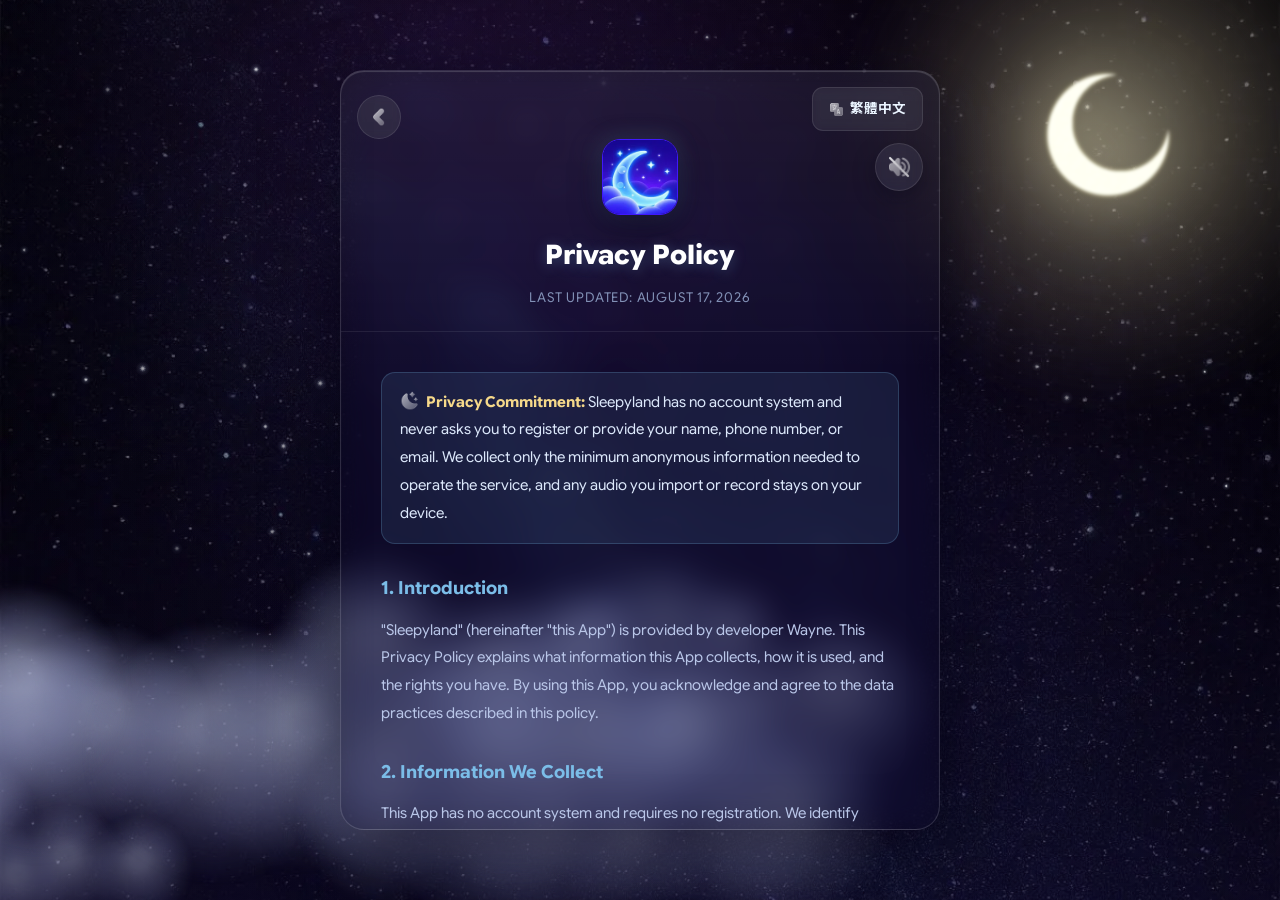
<file: privacy-en.html>
<!DOCTYPE html>
<html lang="en">
<head>
    <meta charset="UTF-8">
    <meta name="viewport" content="width=device-width, initial-scale=1.0">
    <meta name="description" content="Sleepyland Privacy Policy: no account system, only minimal anonymous data is collected, and your imported or recorded sounds stay on your device.">
    <link rel="icon" type="image/png" href="assets/favicon.png">
    <link rel="apple-touch-icon" href="assets/apple-touch-icon.png">
    <title>Privacy Policy - Sleepyland</title>
    <style id="pagecss">
        /* ===== 共用基底 ===== */
        @font-face{font-family:'Google Sans Flex';font-style:normal;font-weight:100 900;font-display:swap;src:url('assets/gsf_latin.woff2') format('woff2');unicode-range:U+0000-00FF,U+0131,U+0152-0153,U+02BB-02BC,U+02C6,U+02DA,U+02DC,U+0304,U+0308,U+0329,U+2000-206F,U+20AC,U+2122,U+2191,U+2193,U+2212,U+2215,U+FEFF,U+FFFD;}
@font-face{font-family:'Noto Sans TC';font-style:normal;font-weight:400;font-display:swap;src:url('assets/notosanstc_400.woff2') format('woff2');unicode-range:U+2000-206F,U+3000-303F,U+3100-312F,U+3400-4DBF,U+4E00-9FFF,U+F900-FAFF,U+FE30-FE4F,U+FF00-FFEF;}
@font-face{font-family:'Noto Sans TC';font-style:normal;font-weight:700;font-display:swap;src:url('assets/notosanstc_700.woff2') format('woff2');unicode-range:U+2000-206F,U+3000-303F,U+3100-312F,U+3400-4DBF,U+4E00-9FFF,U+F900-FAFF,U+FE30-FE4F,U+FF00-FFEF;}
:root{
            --accent:#7BBDE8; --ink:#EAF4FF; --muted:#B9C6E8; --faint:#8291b6;
            --card:rgba(14,10,34,0.42); --line:rgba(255,255,255,0.14); --pill:rgba(255,255,255,0.06);
            --glow:rgba(255,244,190,0.55);
            --font:"Google Sans Flex","Noto Sans TC",ui-rounded,"SF Pro Rounded",-apple-system,BlinkMacSystemFont,"PingFang TC",system-ui,sans-serif;
        }
*{ margin:0; padding:0; box-sizing:border-box; }
html,body{ height:100%; overflow:hidden; }
body, a, button, input, textarea{ font-family:var(--font); }
body{
            height:100dvh; color:var(--ink); -webkit-font-smoothing:antialiased; line-height:1.8;
            background:
                linear-gradient(180deg, rgba(3,2,9,0.40) 0%, rgba(10,6,26,0.32) 46%, rgba(20,12,50,0.46) 100%),
                #03020a url('assets/bg.webp') center center / cover no-repeat fixed;
            display:flex; align-items:center; justify-content:center; padding:40px 20px; overflow:hidden;
        }
/* 動畫層（星雲＋星星＋流星＋雲朵） */
        #sky{ position:fixed; inset:0; width:100%; height:100%; z-index:0; pointer-events:none; }
/* 月亮素材圖＋淡黃光暈 */
        .moon{ position:fixed; top:5vh; right:6vw; width:min(180px,26vw); z-index:0; pointer-events:none;
               filter:drop-shadow(0 0 34px var(--glow)); }
.moon img{ width:100%; height:auto; display:block; }
.moon::before{ content:''; position:absolute; inset:-95%; z-index:-1; border-radius:50%;
            background:radial-gradient(circle, rgba(255,247,205,0.36) 0%, rgba(255,243,185,0.18) 26%, rgba(255,240,175,0.07) 48%, rgba(255,240,175,0.02) 66%, transparent 82%);
            filter:blur(26px); animation:moonGlow 6s ease-in-out infinite; }
@keyframes moonGlow{ 0%,100%{opacity:.82; transform:scale(1);} 50%{opacity:1; transform:scale(1.07);} }
.container{
            position:relative; z-index:1; max-width:600px; width:100%;
            max-height:min(760px, calc(100dvh - 80px)); display:flex; flex-direction:column; overflow:hidden;
            background:linear-gradient(to bottom, rgba(255,255,255,0.06) 0%, rgba(255,255,255,0) 40%), var(--card);
            backdrop-filter:blur(14px) saturate(1.4); -webkit-backdrop-filter:blur(14px) saturate(1.4);
            border:1px solid var(--line); border-radius:24px;
            box-shadow:0 24px 70px rgba(4,2,16,0.6), inset 0 1px 1px rgba(255,255,255,0.18), inset 0 -22px 46px rgba(0,0,0,0.06);
        }
.container::after{ content:''; position:absolute; inset:0; z-index:6; pointer-events:none; border-radius:inherit; padding:1px;
            background:radial-gradient(400px circle at var(--mx,50%) var(--my,50%), rgba(233,224,255,0.95), rgba(178,150,255,0.34) 42%, transparent 66%);
            -webkit-mask:linear-gradient(#000 0 0) content-box, linear-gradient(#000 0 0); -webkit-mask-composite:xor;
            mask:linear-gradient(#000 0 0) content-box, linear-gradient(#000 0 0); mask-composite:exclude;
            opacity:0; transition:opacity .4s ease; }
.container:hover::after{ opacity:1; }
.chead{ flex:0 0 auto; padding:24px 40px 14px; position:relative; z-index:2; border-bottom:1px solid rgba(255,255,255,0.08); }
.chead .topbar{ margin-bottom:14px; }
.chead .header{ margin-bottom:6px; }
.chead .update-date{ margin-bottom:2px; }
.chead h1{ margin-bottom:6px; }
.cbody{ overflow-y:auto; min-height:0; padding:22px 40px 34px;
            scrollbar-width:thin; scrollbar-color:rgba(255,255,255,0.22) transparent; }
.cbody::-webkit-scrollbar{ width:8px; }
.cbody::-webkit-scrollbar-track{ background:transparent; margin:8px 0; }
.cbody::-webkit-scrollbar-thumb{ background:rgba(255,255,255,0.18); border-radius:99px; border:2px solid transparent; background-clip:padding-box; }
.cbody::-webkit-scrollbar-thumb:hover{ background:rgba(255,255,255,0.34); background-clip:padding-box; }
.topbar{ display:flex; gap:10px; flex-wrap:wrap; margin-bottom:22px; }
.back{ display:inline-flex; align-items:center; gap:6px; padding:9px 16px; border-radius:11px;
            background:var(--pill); border:1px solid rgba(255,255,255,0.10); color:var(--ink);
            text-decoration:none; font-size:13.5px; font-weight:600; margin-bottom:6px;
            backdrop-filter:blur(4px); -webkit-backdrop-filter:blur(4px);
            transition:transform .2s ease, background .2s ease, border-color .2s ease, box-shadow .2s ease; }
.back:hover{ transform:translateY(-2px); background:linear-gradient(to bottom, rgba(255,255,255,0.14), rgba(255,255,255,0.05)); border-color:rgba(255,255,255,0.28); box-shadow:0 8px 22px rgba(4,2,16,0.35); }
.bico{ width:15px; height:15px; vertical-align:-2px; }
.hico{ width:20px; height:20px; vertical-align:-4px; margin-right:6px; }
.back-fab{ display:inline-flex; align-items:center; justify-content:center; width:44px; height:44px; border-radius:50%;
            background:var(--pill); border:1px solid rgba(255,255,255,0.10);
            backdrop-filter:blur(4px); -webkit-backdrop-filter:blur(4px);
            margin-left:-24px;   /* 左距與右上按鈕(right:16)對齊：chead padding-left 40 → 實際離卡片左緣 16 */
            transition:transform .2s ease, background .2s ease, border-color .2s ease, box-shadow .2s ease; }
.back-fab img{ width:20px; height:20px; display:block; }
.scrolltop{ position:absolute; bottom:18px; right:18px; z-index:4; width:44px; height:44px; border-radius:50%;
            display:flex; align-items:center; justify-content:center; cursor:pointer;
            background:var(--pill); border:1px solid rgba(255,255,255,0.12);
            backdrop-filter:blur(6px); -webkit-backdrop-filter:blur(6px);
            opacity:0; pointer-events:none; transform:translateY(8px);
            transition:opacity .25s ease, transform .25s ease, background .2s ease, border-color .2s ease; }
.scrolltop img{ width:20px; height:20px; display:block; }
.scrolltop.show{ opacity:1; pointer-events:auto; transform:translateY(0); }
.scrolltop:hover{ transform:translateY(-2px); background:linear-gradient(to bottom, rgba(255,255,255,0.14), rgba(255,255,255,0.05)); border-color:rgba(255,255,255,0.28); box-shadow:0 8px 22px rgba(4,2,16,0.35); }
.back-fab:hover{ transform:translateY(-2px); background:linear-gradient(to bottom, rgba(255,255,255,0.14), rgba(255,255,255,0.05)); border-color:rgba(255,255,255,0.28); box-shadow:0 8px 22px rgba(4,2,16,0.35); }
.logo-link{ display:block; width:max-content; margin:0 auto; line-height:0; transition:transform .2s ease, filter .2s ease; }
.logo-link:hover{ transform:translateY(-2px); filter:brightness(1.08); }
.logo{ width:76px; height:76px; display:block; margin:0 auto 16px; border-radius:18px;
            border:1px solid rgb(64,24,251);
            box-shadow:0 10px 30px rgba(4,2,16,0.5), 0 0 22px rgba(123,189,232,0.22); }
.header{ text-align:center; margin-bottom:30px; }
h1{ font-size:27px; font-weight:800; color:#fff; margin-bottom:8px; text-align:center;
            text-shadow:0 2px 14px rgba(123,189,232,0.30); }
.subtitle{ color:var(--muted); text-align:center; font-size:15px; line-height:1.7; }
.update-date{ color:var(--faint); text-align:center; margin-bottom:28px; font-size:13.5px;
            text-transform:uppercase; letter-spacing:.06em; }
h2{ color:var(--accent); margin:28px 0 12px; font-size:18px; font-weight:700; }
h3{ color:#dbe6fb; margin:18px 0 8px; font-size:16px; font-weight:600; }
p, li{ color:var(--muted); line-height:1.85; margin-bottom:12px; font-size:15px; }
strong{ color:#F6D98A; font-weight:700; }
ul{ padding-left:22px; }
li{ margin-bottom:8px; }
a{ color:var(--accent); text-decoration:none; }
a:hover{ text-decoration:underline; }
.highlight{ background:rgba(123,189,232,0.10); border:1px solid rgba(123,189,232,0.22);
            padding:16px 18px; border-radius:14px; margin:18px 0; }
.highlight p{ margin:0; color:#dce8fb; }
.lib{ padding:14px 18px; background:var(--pill); border:1px solid rgba(255,255,255,0.08);
            border-radius:12px; margin-bottom:10px; }
.lib-meta{ color:var(--faint); font-size:13px; margin-top:4px; }
.lib-meta a{ color:var(--accent); }
.note{ color:var(--muted); font-size:14px; line-height:1.7; margin-top:6px; }
.divider{ height:1px; background:var(--line); margin:28px 0; }
.section{ margin-bottom:30px; }
.section-title{ font-size:18px; font-weight:700; color:#eef4ff; margin-bottom:16px; display:flex; align-items:center; gap:8px; }
.faq-item{ background:var(--pill); border:1px solid rgba(255,255,255,0.08); border-radius:12px; padding:16px 18px; margin-bottom:12px; }
.faq-a{ color:var(--muted); line-height:1.75; font-size:14.5px; }
.contact-box{ background:linear-gradient(135deg, rgba(123,189,232,0.16), rgba(70,90,160,0.16));
            border:1px solid rgba(123,189,232,0.24); border-radius:16px; padding:24px; text-align:center;
            backdrop-filter:blur(6px); -webkit-backdrop-filter:blur(6px); }
.contact-box p{ color:var(--muted); margin-bottom:16px; }
.copy-btn{ width:44px; min-width:44px; height:44px; aspect-ratio:1; border-radius:50%;
            background:rgba(255,255,255,0.12); border:1px solid rgba(255,255,255,0.18); cursor:pointer;
            display:flex; align-items:center; justify-content:center; transition:all .2s ease; flex-shrink:0; }
.copy-btn:hover{ transform:translateY(-2px); background:linear-gradient(to bottom, rgba(255,255,255,0.14), rgba(255,255,255,0.05)); border-color:rgba(255,255,255,0.28); box-shadow:0 8px 22px rgba(4,2,16,0.35); }
.toast{ position:fixed; bottom:24px; left:50%; transform:translateX(-50%) translateY(120px);
            background:rgba(14,10,34,0.92); color:#EAF4FF; padding:12px 24px; border-radius:10px;
            border:1px solid rgba(255,255,255,0.14); backdrop-filter:blur(8px); opacity:0; transition:all .3s ease; z-index:5; }
.toast.show{ transform:translateX(-50%) translateY(0); opacity:1; }
.footer{ text-align:center; margin-top:30px; color:var(--faint); font-size:13px; }
.footer a{ color:var(--accent); text-decoration:none; }
.footer a:hover{ text-decoration:underline; }
@media (max-width:560px){ .chead{ padding:18px 20px 12px; } .cbody{ padding:18px 20px 30px; } body{ padding:16px; } .container{ max-height:calc(100dvh - 32px); border-radius:20px; } .back-fab{ margin-left:-4px; } }
@media (prefers-reduced-motion:reduce){ .back,.email-link,.copy-btn{ transition:none; } .moon::before{ animation:none; } }
        .bgm-btn{ position:absolute; top:72px; right:16px; z-index:5; width:48px; height:48px; border-radius:50%;
            display:flex; align-items:center; justify-content:center; cursor:pointer;
            background:var(--pill,rgba(255,255,255,0.06)); border:1px solid rgba(255,255,255,0.10);
            backdrop-filter:blur(6px) saturate(1.3); -webkit-backdrop-filter:blur(6px) saturate(1.3);
            box-shadow:0 8px 22px rgba(4,2,16,0.35); transition:transform .2s ease, background .2s ease, border-color .2s ease; }
        .bgm-btn:hover{ transform:translateY(-2px); background:linear-gradient(to bottom, rgba(255,255,255,0.14), rgba(255,255,255,0.05)); border-color:rgba(255,255,255,0.28); }
        .bgm-ico-img{ width:24px; height:24px; display:block; }
        /* ===== 本頁專屬 ===== */
        .langbtn{ position:absolute; top:16px; right:16px; z-index:5; margin-bottom:0; }
        .lib-name{ color:#eef4ff; font-weight:600; font-size:15px; }
        .faq-q{ font-weight:600; color:#eef4ff; margin-bottom:8px; }
        .contact-box h3{ color:#fff; margin-bottom:12px; }
        .contact-box .email-row{ display:flex; align-items:center; justify-content:center; gap:8px; }
        .contact-box a.email-link{ display:inline-block; background:linear-gradient(180deg,#9AD0F2,#7BBDE8);
            color:#04182E; padding:12px 22px; border-radius:10px; text-decoration:none; font-weight:700;
            max-width:220px; overflow:hidden; text-overflow:ellipsis; white-space:nowrap;
            box-shadow:0 6px 18px rgba(123,189,232,0.3); transition:transform .2s ease, box-shadow .2s ease; }
        .contact-box a.email-link:hover{ transform:translateY(-2px); box-shadow:0 10px 24px rgba(123,189,232,0.45); }
        .copy-btn svg{ width:20px; height:20px; fill:#EAF4FF; }
        .copy-btn.copied svg{ fill:#7BE0A0; }
    </style>
</head>
<body>
    <canvas id="sky" aria-hidden="true"></canvas>
    <div class="moon" aria-hidden="true"><img src="assets/moon.webp" alt="" fetchpriority="high" width="180" height="180"></div>
    <main class="container" id="swup">
        <button id="bgm-btn" class="bgm-btn" type="button" aria-label="播放背景音樂" title="播放背景音樂"><img class="bgm-ico-img" src="assets/icon_pause.png" alt=""></button>
        <div class="chead">
<a href="index.html" class="back-fab" aria-label="Back to Home" title="Back to Home"><img src="assets/icon_back.png" alt=""></a>
            <a href="privacy.html" class="back langbtn"><img class="bico" src="assets/icon_translate.png" alt="">繁體中文</a>
        <div class="header">
            <a class="logo-link" href="index.html" aria-label="回到首頁" title="回到首頁"><img class="logo" src="assets/logo.webp" alt="Sleepyland"></a>
            <h1>Privacy Policy</h1>
        <p class="update-date">Last updated: August 17, 2026</p>
            </div>
        </div>
        <div class="cbody">
<div class="highlight">
            <p><strong><img class="hico" src="assets/icon_moon.png" alt="">Privacy Commitment:</strong> Sleepyland has no account system and never asks you to register or provide your name, phone number, or email. We collect only the minimum anonymous information needed to operate the service, and any audio you import or record stays on your device.</p>
        </div>

        <h2>1. Introduction</h2>
        <p>"Sleepyland" (hereinafter "this App") is provided by developer Wayne. This Privacy Policy explains what information this App collects, how it is used, and the rights you have. By using this App, you acknowledge and agree to the data practices described in this policy.</p>

        <h2>2. Information We Collect</h2>
        <p>This App has no account system and requires no registration. We identify devices using an anonymous device identifier (Apple's identifierForVendor) and collect the following information:</p>
        <ul>
            <li><strong>Device information:</strong> device model, OS version, App version, language, time zone, last active time, and badge status</li>
            <li><strong>Usage statistics:</strong> anonymous feature usage data, used to understand which features are popular and to improve the product</li>
            <li><strong>Crash reports:</strong> technical information when the App encounters an error (including the device identifier), used to fix issues and improve stability</li>
            <li><strong>Push token:</strong> if you allow notifications, we obtain a device token used for push delivery</li>
            <li><strong>Promo code redemption records:</strong> if you redeem a promo code, we record the redemption relationship between the code and your device to prevent duplicate redemption</li>
        </ul>
        <p>We do <strong>not</strong> collect: your name, phone number, email address (unless you actively email us), precise location, contacts, or photo library contents. Only when you actively choose a photo or video to import does this App access that specific selected item.</p>

        <h2>3. Third-Party Services</h2>
        <p>This App uses the following third-party services, whose data handling is also governed by their own privacy policies:</p>
        <ul>
            <li><strong>Firebase Analytics (Google):</strong> anonymous usage analytics</li>
            <li><strong>Firebase Crashlytics (Google):</strong> crash and error reporting (including the device identifier)</li>
            <li><strong>Firebase Cloud Messaging (Google):</strong> push notification delivery</li>
            <li><strong>Cloud Firestore (Google):</strong> storage of device information and promo code redemption records</li>
            <li><strong>Google AdMob:</strong> ad display in the free version</li>
        </ul>
        <p>For details, see the <a href="https://policies.google.com/privacy" target="_blank" rel="noopener">Google Privacy Policy</a>.</p>

        <h2>4. Advertising and Tracking Permission (ATT)</h2>
        <p>The free version shows interstitial ads via Google AdMob (about one ad every 30 minutes during playback).</p>
        <ul>
            <li>In accordance with Apple's App Tracking Transparency (ATT) framework, this App asks for your permission before showing personalized ads</li>
            <li>You may decline tracking; you will still see ads, but they will be <strong>non-personalized</strong> and not based on your activity across other apps</li>
            <li>You can change this permission at any time in iOS Settings → Privacy &amp; Security → Tracking</li>
            <li>After subscribing to VIP, no ads are shown in the App during the subscription period</li>
        </ul>

        <h2>5. User Content (Imported Audio and Recordings)</h2>
        <p>Audio files you import into this App and sounds you record with the recording feature:</p>
        <ul>
            <li>Are <strong>stored only locally on your device</strong> and are never uploaded to our servers</li>
            <li>Cannot be accessed, listened to, or analyzed by us</li>
            <li>Are removed from your device along with the App when you delete it</li>
        </ul>
        <p>Separately, the official sound library uses a cloud-download mechanism: sounds you select are downloaded from our cloud and cached on your device for offline playback. This process transfers only the sound files themselves and never involves your personal content.</p>

        <h2>6. Data Retention and Deletion</h2>
        <ul>
            <li><strong>Local data:</strong> your sound mixes, download cache, imported audio, and recordings are stored locally on your device — <strong>deleting the App removes them all</strong></li>
            <li><strong>Cloud device records:</strong> device information and redemption records stored in Firestore are retained for as long as needed to operate the service. You may email <a href="mailto:sleepyland.feedback@gmail.com">sleepyland.feedback@gmail.com</a> to request deletion of the cloud records associated with your device, and we will process the request within a reasonable time</li>
        </ul>

        <h2>7. Children's Privacy</h2>
        <p>This App is rated 4+ and its content is suitable for all ages, but it is not a service designed for children, and we do not knowingly collect personal information from children. Sleep-aid features such as the Baby Zone are intended to be used by <strong>parents or caregivers</strong>, who play the sounds for infants. If you believe we have inadvertently collected personal information from a child, please contact us and we will delete it promptly.</p>

        <h2>8. Changes to This Policy</h2>
        <p>We may update this Privacy Policy from time to time. Updated versions will be posted on this page with a revised "Last updated" date. For material changes, we will notify you through appropriate means such as an in-app announcement or push notification. We recommend reviewing this page periodically.</p>

        <h2>9. Contact Us</h2>
        <p>If you have any questions or suggestions about this Privacy Policy, or wish to exercise rights such as data deletion, please contact:</p>
        <p><strong>Email:</strong> <a href="mailto:sleepyland.feedback@gmail.com">sleepyland.feedback@gmail.com</a></p>
        <p><strong>Developer:</strong> Wayne</p>
        </div>
        <button class="scrolltop" aria-label="回到頂部" title="回到頂部"><img src="assets/icon_scroll_top.png" alt=""></button>
    </main>
    
    
    
    

    <!-- 常駐背景音樂（換頁不中斷）-->
    <audio id="bgm-audio" src="assets/bgm.mp3" loop preload="none"></audio>
    <script src="assets/site.js" defer></script>
</body>
</html>
</file>
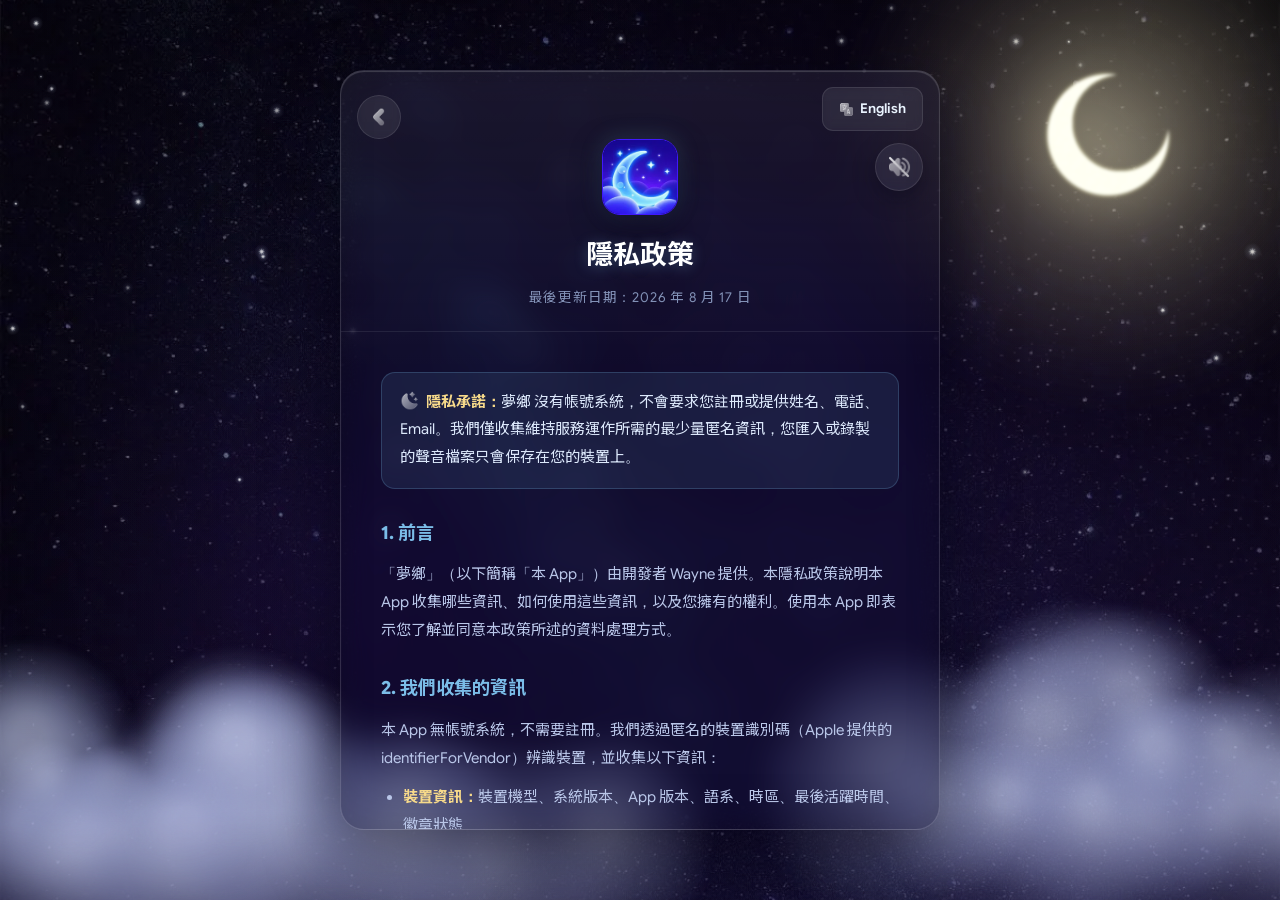
<file: privacy.html>
<!DOCTYPE html>
<html lang="zh-Hant">
<head>
    <meta charset="UTF-8">
    <meta name="viewport" content="width=device-width, initial-scale=1.0">
    <meta name="description" content="夢鄉 Sleepyland 隱私政策：本 App 無帳號系統，僅收集維持服務所需的最少匿名資訊，匯入與錄製的聲音只保存在您的裝置上。">
    <link rel="icon" type="image/png" href="assets/favicon.png">
    <link rel="apple-touch-icon" href="assets/apple-touch-icon.png">
    <title>隱私政策 - 夢鄉</title>
    <style id="pagecss">
        /* ===== 共用基底 ===== */
        @font-face{font-family:'Google Sans Flex';font-style:normal;font-weight:100 900;font-display:swap;src:url('assets/gsf_latin.woff2') format('woff2');unicode-range:U+0000-00FF,U+0131,U+0152-0153,U+02BB-02BC,U+02C6,U+02DA,U+02DC,U+0304,U+0308,U+0329,U+2000-206F,U+20AC,U+2122,U+2191,U+2193,U+2212,U+2215,U+FEFF,U+FFFD;}
@font-face{font-family:'Noto Sans TC';font-style:normal;font-weight:400;font-display:swap;src:url('assets/notosanstc_400.woff2') format('woff2');unicode-range:U+2000-206F,U+3000-303F,U+3100-312F,U+3400-4DBF,U+4E00-9FFF,U+F900-FAFF,U+FE30-FE4F,U+FF00-FFEF;}
@font-face{font-family:'Noto Sans TC';font-style:normal;font-weight:700;font-display:swap;src:url('assets/notosanstc_700.woff2') format('woff2');unicode-range:U+2000-206F,U+3000-303F,U+3100-312F,U+3400-4DBF,U+4E00-9FFF,U+F900-FAFF,U+FE30-FE4F,U+FF00-FFEF;}
:root{
            --accent:#7BBDE8; --ink:#EAF4FF; --muted:#B9C6E8; --faint:#8291b6;
            --card:rgba(14,10,34,0.42); --line:rgba(255,255,255,0.14); --pill:rgba(255,255,255,0.06);
            --glow:rgba(255,244,190,0.55);
            --font:"Google Sans Flex","Noto Sans TC",ui-rounded,"SF Pro Rounded",-apple-system,BlinkMacSystemFont,"PingFang TC",system-ui,sans-serif;
        }
*{ margin:0; padding:0; box-sizing:border-box; }
html,body{ height:100%; overflow:hidden; }
body, a, button, input, textarea{ font-family:var(--font); }
body{
            height:100dvh; color:var(--ink); -webkit-font-smoothing:antialiased; line-height:1.8;
            background:
                linear-gradient(180deg, rgba(3,2,9,0.40) 0%, rgba(10,6,26,0.32) 46%, rgba(20,12,50,0.46) 100%),
                #03020a url('assets/bg.webp') center center / cover no-repeat fixed;
            display:flex; align-items:center; justify-content:center; padding:40px 20px; overflow:hidden;
        }
/* 動畫層（星雲＋星星＋流星＋雲朵） */
        #sky{ position:fixed; inset:0; width:100%; height:100%; z-index:0; pointer-events:none; }
/* 月亮素材圖＋淡黃光暈 */
        .moon{ position:fixed; top:5vh; right:6vw; width:min(180px,26vw); z-index:0; pointer-events:none;
               filter:drop-shadow(0 0 34px var(--glow)); }
.moon img{ width:100%; height:auto; display:block; }
.moon::before{ content:''; position:absolute; inset:-95%; z-index:-1; border-radius:50%;
            background:radial-gradient(circle, rgba(255,247,205,0.36) 0%, rgba(255,243,185,0.18) 26%, rgba(255,240,175,0.07) 48%, rgba(255,240,175,0.02) 66%, transparent 82%);
            filter:blur(26px); animation:moonGlow 6s ease-in-out infinite; }
@keyframes moonGlow{ 0%,100%{opacity:.82; transform:scale(1);} 50%{opacity:1; transform:scale(1.07);} }
.container{
            position:relative; z-index:1; max-width:600px; width:100%;
            max-height:min(760px, calc(100dvh - 80px)); display:flex; flex-direction:column; overflow:hidden;
            background:linear-gradient(to bottom, rgba(255,255,255,0.06) 0%, rgba(255,255,255,0) 40%), var(--card);
            backdrop-filter:blur(14px) saturate(1.4); -webkit-backdrop-filter:blur(14px) saturate(1.4);
            border:1px solid var(--line); border-radius:24px;
            box-shadow:0 24px 70px rgba(4,2,16,0.6), inset 0 1px 1px rgba(255,255,255,0.18), inset 0 -22px 46px rgba(0,0,0,0.06);
        }
.container::after{ content:''; position:absolute; inset:0; z-index:6; pointer-events:none; border-radius:inherit; padding:1px;
            background:radial-gradient(400px circle at var(--mx,50%) var(--my,50%), rgba(233,224,255,0.95), rgba(178,150,255,0.34) 42%, transparent 66%);
            -webkit-mask:linear-gradient(#000 0 0) content-box, linear-gradient(#000 0 0); -webkit-mask-composite:xor;
            mask:linear-gradient(#000 0 0) content-box, linear-gradient(#000 0 0); mask-composite:exclude;
            opacity:0; transition:opacity .4s ease; }
.container:hover::after{ opacity:1; }
.chead{ flex:0 0 auto; padding:24px 40px 14px; position:relative; z-index:2; border-bottom:1px solid rgba(255,255,255,0.08); }
.chead .topbar{ margin-bottom:14px; }
.chead .header{ margin-bottom:6px; }
.chead .update-date{ margin-bottom:2px; }
.chead h1{ margin-bottom:6px; }
.cbody{ overflow-y:auto; min-height:0; padding:22px 40px 34px;
            scrollbar-width:thin; scrollbar-color:rgba(255,255,255,0.22) transparent; }
.cbody::-webkit-scrollbar{ width:8px; }
.cbody::-webkit-scrollbar-track{ background:transparent; margin:8px 0; }
.cbody::-webkit-scrollbar-thumb{ background:rgba(255,255,255,0.18); border-radius:99px; border:2px solid transparent; background-clip:padding-box; }
.cbody::-webkit-scrollbar-thumb:hover{ background:rgba(255,255,255,0.34); background-clip:padding-box; }
.topbar{ display:flex; gap:10px; flex-wrap:wrap; margin-bottom:22px; }
.back{ display:inline-flex; align-items:center; gap:6px; padding:9px 16px; border-radius:11px;
            background:var(--pill); border:1px solid rgba(255,255,255,0.10); color:var(--ink);
            text-decoration:none; font-size:13.5px; font-weight:600; margin-bottom:6px;
            backdrop-filter:blur(4px); -webkit-backdrop-filter:blur(4px);
            transition:transform .2s ease, background .2s ease, border-color .2s ease, box-shadow .2s ease; }
.back:hover{ transform:translateY(-2px); background:linear-gradient(to bottom, rgba(255,255,255,0.14), rgba(255,255,255,0.05)); border-color:rgba(255,255,255,0.28); box-shadow:0 8px 22px rgba(4,2,16,0.35); }
.bico{ width:15px; height:15px; vertical-align:-2px; }
.hico{ width:20px; height:20px; vertical-align:-4px; margin-right:6px; }
.back-fab{ display:inline-flex; align-items:center; justify-content:center; width:44px; height:44px; border-radius:50%;
            background:var(--pill); border:1px solid rgba(255,255,255,0.10);
            backdrop-filter:blur(4px); -webkit-backdrop-filter:blur(4px);
            margin-left:-24px;   /* 左距與右上按鈕(right:16)對齊：chead padding-left 40 → 實際離卡片左緣 16 */
            transition:transform .2s ease, background .2s ease, border-color .2s ease, box-shadow .2s ease; }
.back-fab img{ width:20px; height:20px; display:block; }
.scrolltop{ position:absolute; bottom:18px; right:18px; z-index:4; width:44px; height:44px; border-radius:50%;
            display:flex; align-items:center; justify-content:center; cursor:pointer;
            background:var(--pill); border:1px solid rgba(255,255,255,0.12);
            backdrop-filter:blur(6px); -webkit-backdrop-filter:blur(6px);
            opacity:0; pointer-events:none; transform:translateY(8px);
            transition:opacity .25s ease, transform .25s ease, background .2s ease, border-color .2s ease; }
.scrolltop img{ width:20px; height:20px; display:block; }
.scrolltop.show{ opacity:1; pointer-events:auto; transform:translateY(0); }
.scrolltop:hover{ transform:translateY(-2px); background:linear-gradient(to bottom, rgba(255,255,255,0.14), rgba(255,255,255,0.05)); border-color:rgba(255,255,255,0.28); box-shadow:0 8px 22px rgba(4,2,16,0.35); }
.back-fab:hover{ transform:translateY(-2px); background:linear-gradient(to bottom, rgba(255,255,255,0.14), rgba(255,255,255,0.05)); border-color:rgba(255,255,255,0.28); box-shadow:0 8px 22px rgba(4,2,16,0.35); }
.logo-link{ display:block; width:max-content; margin:0 auto; line-height:0; transition:transform .2s ease, filter .2s ease; }
.logo-link:hover{ transform:translateY(-2px); filter:brightness(1.08); }
.logo{ width:76px; height:76px; display:block; margin:0 auto 16px; border-radius:18px;
            border:1px solid rgb(64,24,251);
            box-shadow:0 10px 30px rgba(4,2,16,0.5), 0 0 22px rgba(123,189,232,0.22); }
.header{ text-align:center; margin-bottom:30px; }
h1{ font-size:27px; font-weight:800; color:#fff; margin-bottom:8px; text-align:center;
            text-shadow:0 2px 14px rgba(123,189,232,0.30); }
.subtitle{ color:var(--muted); text-align:center; font-size:15px; line-height:1.7; }
.update-date{ color:var(--faint); text-align:center; margin-bottom:28px; font-size:13.5px;
            text-transform:uppercase; letter-spacing:.06em; }
h2{ color:var(--accent); margin:28px 0 12px; font-size:18px; font-weight:700; }
h3{ color:#dbe6fb; margin:18px 0 8px; font-size:16px; font-weight:600; }
p, li{ color:var(--muted); line-height:1.85; margin-bottom:12px; font-size:15px; }
strong{ color:#F6D98A; font-weight:700; }
ul{ padding-left:22px; }
li{ margin-bottom:8px; }
a{ color:var(--accent); text-decoration:none; }
a:hover{ text-decoration:underline; }
.highlight{ background:rgba(123,189,232,0.10); border:1px solid rgba(123,189,232,0.22);
            padding:16px 18px; border-radius:14px; margin:18px 0; }
.highlight p{ margin:0; color:#dce8fb; }
.lib{ padding:14px 18px; background:var(--pill); border:1px solid rgba(255,255,255,0.08);
            border-radius:12px; margin-bottom:10px; }
.lib-meta{ color:var(--faint); font-size:13px; margin-top:4px; }
.lib-meta a{ color:var(--accent); }
.note{ color:var(--muted); font-size:14px; line-height:1.7; margin-top:6px; }
.divider{ height:1px; background:var(--line); margin:28px 0; }
.section{ margin-bottom:30px; }
.section-title{ font-size:18px; font-weight:700; color:#eef4ff; margin-bottom:16px; display:flex; align-items:center; gap:8px; }
.faq-item{ background:var(--pill); border:1px solid rgba(255,255,255,0.08); border-radius:12px; padding:16px 18px; margin-bottom:12px; }
.faq-a{ color:var(--muted); line-height:1.75; font-size:14.5px; }
.contact-box{ background:linear-gradient(135deg, rgba(123,189,232,0.16), rgba(70,90,160,0.16));
            border:1px solid rgba(123,189,232,0.24); border-radius:16px; padding:24px; text-align:center;
            backdrop-filter:blur(6px); -webkit-backdrop-filter:blur(6px); }
.contact-box p{ color:var(--muted); margin-bottom:16px; }
.copy-btn{ width:44px; min-width:44px; height:44px; aspect-ratio:1; border-radius:50%;
            background:rgba(255,255,255,0.12); border:1px solid rgba(255,255,255,0.18); cursor:pointer;
            display:flex; align-items:center; justify-content:center; transition:all .2s ease; flex-shrink:0; }
.copy-btn:hover{ transform:translateY(-2px); background:linear-gradient(to bottom, rgba(255,255,255,0.14), rgba(255,255,255,0.05)); border-color:rgba(255,255,255,0.28); box-shadow:0 8px 22px rgba(4,2,16,0.35); }
.toast{ position:fixed; bottom:24px; left:50%; transform:translateX(-50%) translateY(120px);
            background:rgba(14,10,34,0.92); color:#EAF4FF; padding:12px 24px; border-radius:10px;
            border:1px solid rgba(255,255,255,0.14); backdrop-filter:blur(8px); opacity:0; transition:all .3s ease; z-index:5; }
.toast.show{ transform:translateX(-50%) translateY(0); opacity:1; }
.footer{ text-align:center; margin-top:30px; color:var(--faint); font-size:13px; }
.footer a{ color:var(--accent); text-decoration:none; }
.footer a:hover{ text-decoration:underline; }
@media (max-width:560px){ .chead{ padding:18px 20px 12px; } .cbody{ padding:18px 20px 30px; } body{ padding:16px; } .container{ max-height:calc(100dvh - 32px); border-radius:20px; } .back-fab{ margin-left:-4px; } }
@media (prefers-reduced-motion:reduce){ .back,.email-link,.copy-btn{ transition:none; } .moon::before{ animation:none; } }
        .bgm-btn{ position:absolute; top:72px; right:16px; z-index:5; width:48px; height:48px; border-radius:50%;
            display:flex; align-items:center; justify-content:center; cursor:pointer;
            background:var(--pill,rgba(255,255,255,0.06)); border:1px solid rgba(255,255,255,0.10);
            backdrop-filter:blur(6px) saturate(1.3); -webkit-backdrop-filter:blur(6px) saturate(1.3);
            box-shadow:0 8px 22px rgba(4,2,16,0.35); transition:transform .2s ease, background .2s ease, border-color .2s ease; }
        .bgm-btn:hover{ transform:translateY(-2px); background:linear-gradient(to bottom, rgba(255,255,255,0.14), rgba(255,255,255,0.05)); border-color:rgba(255,255,255,0.28); }
        .bgm-ico-img{ width:24px; height:24px; display:block; }
        /* ===== 本頁專屬 ===== */
        .langbtn{ position:absolute; top:16px; right:16px; z-index:5; margin-bottom:0; }
        .lib-name{ color:#eef4ff; font-weight:600; font-size:15px; }
        .faq-q{ font-weight:600; color:#eef4ff; margin-bottom:8px; }
        .contact-box h3{ color:#fff; margin-bottom:12px; }
        .contact-box .email-row{ display:flex; align-items:center; justify-content:center; gap:8px; }
        .contact-box a.email-link{ display:inline-block; background:linear-gradient(180deg,#9AD0F2,#7BBDE8);
            color:#04182E; padding:12px 22px; border-radius:10px; text-decoration:none; font-weight:700;
            max-width:220px; overflow:hidden; text-overflow:ellipsis; white-space:nowrap;
            box-shadow:0 6px 18px rgba(123,189,232,0.3); transition:transform .2s ease, box-shadow .2s ease; }
        .contact-box a.email-link:hover{ transform:translateY(-2px); box-shadow:0 10px 24px rgba(123,189,232,0.45); }
        .copy-btn svg{ width:20px; height:20px; fill:#EAF4FF; }
        .copy-btn.copied svg{ fill:#7BE0A0; }
    </style>
</head>
<body>
    <canvas id="sky" aria-hidden="true"></canvas>
    <div class="moon" aria-hidden="true"><img src="assets/moon.webp" alt="" fetchpriority="high" width="180" height="180"></div>
    <main class="container" id="swup">
        <button id="bgm-btn" class="bgm-btn" type="button" aria-label="播放背景音樂" title="播放背景音樂"><img class="bgm-ico-img" src="assets/icon_pause.png" alt=""></button>
        <div class="chead">
<a href="index.html" class="back-fab" aria-label="返回主頁" title="返回主頁"><img src="assets/icon_back.png" alt=""></a>
            <a href="privacy-en.html" class="back langbtn"><img class="bico" src="assets/icon_translate.png" alt="">English</a>
        <div class="header">
            <a class="logo-link" href="index.html" aria-label="回到首頁" title="回到首頁"><img class="logo" src="assets/logo.webp" alt="夢鄉"></a>
            <h1>隱私政策</h1>
        <p class="update-date">最後更新日期：2026 年 8 月 17 日</p>
            </div>
        </div>
        <div class="cbody">
<div class="highlight">
            <p><strong><img class="hico" src="assets/icon_moon.png" alt="">隱私承諾：</strong>夢鄉 沒有帳號系統，不會要求您註冊或提供姓名、電話、Email。我們僅收集維持服務運作所需的最少量匿名資訊，您匯入或錄製的聲音檔案只會保存在您的裝置上。</p>
        </div>

        <h2>1. 前言</h2>
        <p>「夢鄉」（以下簡稱「本 App」）由開發者 Wayne 提供。本隱私政策說明本 App 收集哪些資訊、如何使用這些資訊，以及您擁有的權利。使用本 App 即表示您了解並同意本政策所述的資料處理方式。</p>

        <h2>2. 我們收集的資訊</h2>
        <p>本 App 無帳號系統，不需要註冊。我們透過匿名的裝置識別碼（Apple 提供的 identifierForVendor）辨識裝置，並收集以下資訊：</p>
        <ul>
            <li><strong>裝置資訊：</strong>裝置機型、系統版本、App 版本、語系、時區、最後活躍時間、徽章狀態</li>
            <li><strong>使用統計：</strong>匿名的功能使用情形，用於了解哪些功能受歡迎、改善產品體驗</li>
            <li><strong>閃退報告：</strong>App 發生錯誤時的技術資訊（含裝置識別碼），用於修復問題、提升穩定性</li>
            <li><strong>推播 Token：</strong>若您允許通知，我們會取得推播用的裝置 token</li>
            <li><strong>兌換碼記錄：</strong>若您使用兌換碼，我們會記錄該兌換碼與您裝置的兌換關係，以防止重複兌換</li>
        </ul>
        <p>我們<strong>不會</strong>收集：您的姓名、電話號碼、Email（除非您主動寄信給我們）、精確位置、通訊錄或照片庫內容。僅在您主動選擇照片或影片匯入時，本 App 才會存取您所選取的那一個項目。</p>

        <h2>3. 第三方服務</h2>
        <p>本 App 使用以下第三方服務，各服務對資料的處理亦受其自身隱私政策約束：</p>
        <ul>
            <li><strong>Firebase Analytics（Google）：</strong>匿名使用統計分析</li>
            <li><strong>Firebase Crashlytics（Google）：</strong>閃退與錯誤報告收集（含裝置識別碼）</li>
            <li><strong>Firebase Cloud Messaging（Google）：</strong>推播通知服務</li>
            <li><strong>Cloud Firestore（Google）：</strong>儲存裝置資訊與兌換碼兌換記錄</li>
            <li><strong>Google AdMob：</strong>於免費版顯示廣告</li>
        </ul>
        <p>相關政策請參閱 <a href="https://policies.google.com/privacy" target="_blank" rel="noopener">Google 隱私權政策</a>。</p>

        <h2>4. 廣告與追蹤許可（ATT）</h2>
        <p>免費版會透過 Google AdMob 顯示插頁廣告（播放期間約每 30 分鐘一則）。</p>
        <ul>
            <li>本 App 會依 Apple 的 App 追蹤透明度（App Tracking Transparency, ATT）規範，在顯示個人化廣告前徵詢您的許可</li>
            <li>您可以拒絕追蹤；拒絕後您仍會看到廣告，但為<strong>非個人化廣告</strong>，不會依據您的跨 App 活動投放</li>
            <li>您可以隨時在 iOS「設定」→「隱私權與安全性」→「追蹤」中變更此許可</li>
            <li>訂閱 VIP 後，於訂閱期間 App 內將不再顯示廣告</li>
        </ul>

        <h2>5. 用戶內容（匯入音檔與錄音）</h2>
        <p>您透過本 App 匯入的音訊檔案，以及使用錄音功能錄製的聲音：</p>
        <ul>
            <li><strong>只儲存在您的裝置本機</strong>，不會上傳到我們的伺服器</li>
            <li>我們無法存取、聆聽或分析這些內容</li>
            <li>刪除本 App 時，這些檔案將一併從裝置移除</li>
        </ul>
        <p>另外，官方音效庫採雲端下載機制：您點選的音效會從我們的雲端下載並快取在裝置上，供離線播放使用；此過程僅傳輸音效檔案本身，不涉及您的個人內容。</p>

        <h2>6. 資料保留與刪除</h2>
        <ul>
            <li><strong>本機資料：</strong>您的混音組合、下載快取、匯入音檔與錄音均存於裝置本機，<strong>刪除本 App 即全部清除</strong></li>
            <li><strong>雲端裝置記錄：</strong>儲存於 Firestore 的裝置資訊與兌換記錄，會在服務運作所需期間保留。您可以來信 <a href="mailto:sleepyland.feedback@gmail.com">sleepyland.feedback@gmail.com</a> 要求刪除與您裝置相關的雲端記錄，我們會在合理期間內處理</li>
        </ul>

        <h2>7. 兒童隱私</h2>
        <p>本 App 的年齡分級為 4+，內容適合所有年齡，但本 App 並非針對兒童設計的服務，我們不會刻意收集兒童的個人資訊。「寶寶專區」等哄睡功能的預期使用者為<strong>家長或照顧者</strong>，由其為嬰幼兒播放音效。若您認為我們在無意間收集了兒童的個人資訊，請與我們聯繫，我們將儘速刪除。</p>

        <h2>8. 政策變更</h2>
        <p>我們可能不時更新本隱私政策。更新後的版本將公布於本頁面，並更新「最後更新日期」。若有重大變更，我們會透過 App 內公告或推播等適當方式通知您。建議您定期查閱本頁面。</p>

        <h2>9. 聯絡我們</h2>
        <p>如對本隱私政策有任何疑問、建議，或希望行使資料刪除等權利，請聯繫：</p>
        <p><strong>Email：</strong><a href="mailto:sleepyland.feedback@gmail.com">sleepyland.feedback@gmail.com</a></p>
        <p><strong>開發者：</strong>Wayne</p>
        </div>
        <button class="scrolltop" aria-label="回到頂部" title="回到頂部"><img src="assets/icon_scroll_top.png" alt=""></button>
    </main>
    
    
    
    

    <!-- 常駐背景音樂（換頁不中斷）-->
    <audio id="bgm-audio" src="assets/bgm.mp3" loop preload="none"></audio>
    <script src="assets/site.js" defer></script>
</body>
</html>
</file>
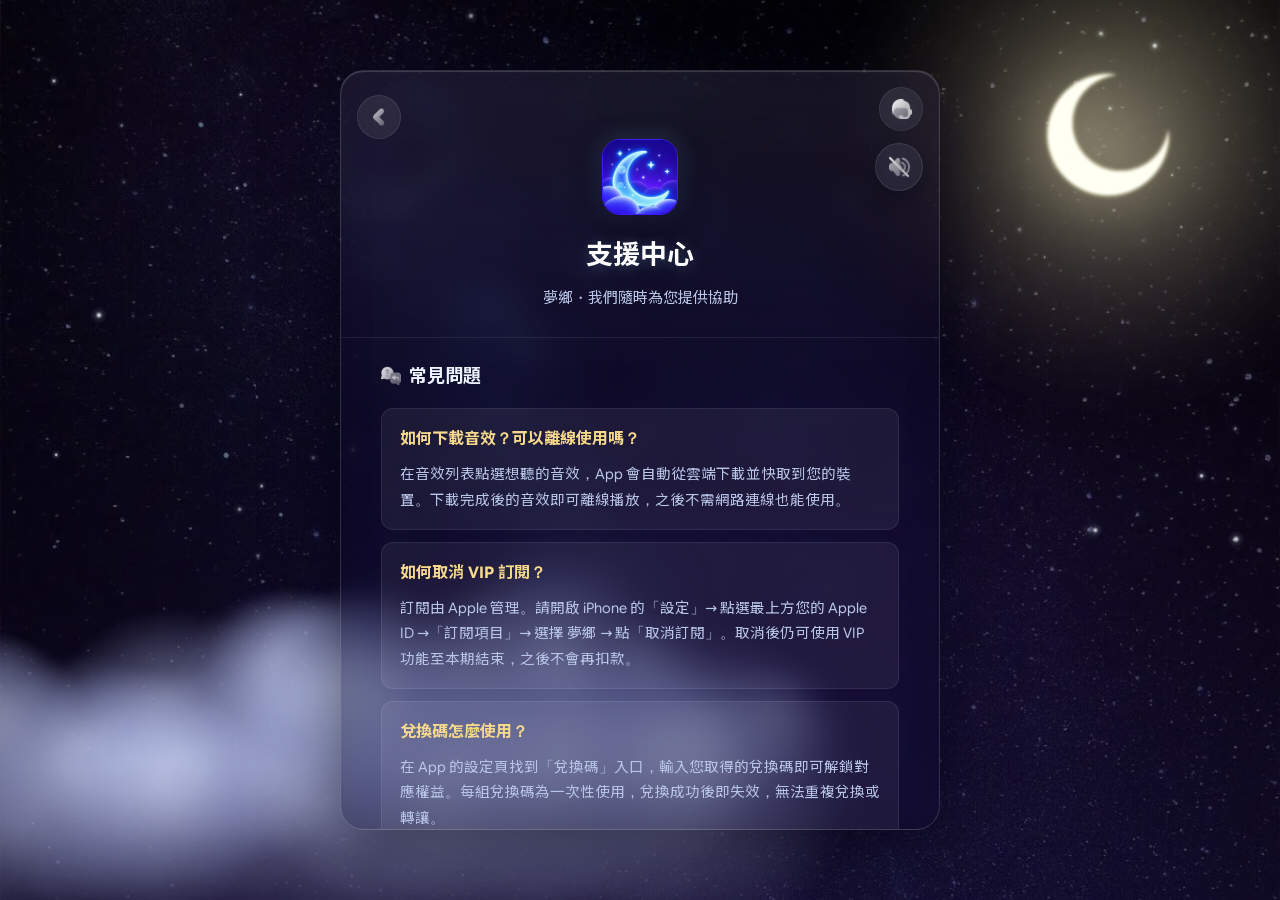
<file: support.html>
<!DOCTYPE html>
<html lang="zh-Hant">
<head>
    <meta charset="UTF-8">
    <meta name="viewport" content="width=device-width, initial-scale=1.0">
    <meta name="description" content="夢鄉 Sleepyland 支援中心：常見問題與聯絡方式，協助你解決下載音效、VIP 訂閱、兌換碼、匯入音檔等問題。">
    <link rel="icon" type="image/png" href="assets/favicon.png">
    <link rel="apple-touch-icon" href="assets/apple-touch-icon.png">
    <title>夢鄉 - 支援中心</title>
    <style id="pagecss">
        /* ===== 共用基底 ===== */
        @font-face{font-family:'Google Sans Flex';font-style:normal;font-weight:100 900;font-display:swap;src:url('assets/gsf_latin.woff2') format('woff2');unicode-range:U+0000-00FF,U+0131,U+0152-0153,U+02BB-02BC,U+02C6,U+02DA,U+02DC,U+0304,U+0308,U+0329,U+2000-206F,U+20AC,U+2122,U+2191,U+2193,U+2212,U+2215,U+FEFF,U+FFFD;}
@font-face{font-family:'Noto Sans TC';font-style:normal;font-weight:400;font-display:swap;src:url('assets/notosanstc_400.woff2') format('woff2');unicode-range:U+2000-206F,U+3000-303F,U+3100-312F,U+3400-4DBF,U+4E00-9FFF,U+F900-FAFF,U+FE30-FE4F,U+FF00-FFEF;}
@font-face{font-family:'Noto Sans TC';font-style:normal;font-weight:700;font-display:swap;src:url('assets/notosanstc_700.woff2') format('woff2');unicode-range:U+2000-206F,U+3000-303F,U+3100-312F,U+3400-4DBF,U+4E00-9FFF,U+F900-FAFF,U+FE30-FE4F,U+FF00-FFEF;}
:root{
            --accent:#7BBDE8; --ink:#EAF4FF; --muted:#B9C6E8; --faint:#8291b6;
            --card:rgba(14,10,34,0.42); --line:rgba(255,255,255,0.14); --pill:rgba(255,255,255,0.06);
            --glow:rgba(255,244,190,0.55);
            --font:"Google Sans Flex","Noto Sans TC",ui-rounded,"SF Pro Rounded",-apple-system,BlinkMacSystemFont,"PingFang TC",system-ui,sans-serif;
        }
*{ margin:0; padding:0; box-sizing:border-box; }
html,body{ height:100%; overflow:hidden; }
body, a, button, input, textarea{ font-family:var(--font); }
body{
            height:100dvh; color:var(--ink); -webkit-font-smoothing:antialiased; line-height:1.8;
            background:
                linear-gradient(180deg, rgba(3,2,9,0.40) 0%, rgba(10,6,26,0.32) 46%, rgba(20,12,50,0.46) 100%),
                #03020a url('assets/bg.webp') center center / cover no-repeat fixed;
            display:flex; align-items:center; justify-content:center; padding:40px 20px; overflow:hidden;
        }
/* 動畫層（星雲＋星星＋流星＋雲朵） */
        #sky{ position:fixed; inset:0; width:100%; height:100%; z-index:0; pointer-events:none; }
/* 月亮素材圖＋淡黃光暈 */
        .moon{ position:fixed; top:5vh; right:6vw; width:min(180px,26vw); z-index:0; pointer-events:none;
               filter:drop-shadow(0 0 34px var(--glow)); }
.moon img{ width:100%; height:auto; display:block; }
.moon::before{ content:''; position:absolute; inset:-95%; z-index:-1; border-radius:50%;
            background:radial-gradient(circle, rgba(255,247,205,0.36) 0%, rgba(255,243,185,0.18) 26%, rgba(255,240,175,0.07) 48%, rgba(255,240,175,0.02) 66%, transparent 82%);
            filter:blur(26px); animation:moonGlow 6s ease-in-out infinite; }
@keyframes moonGlow{ 0%,100%{opacity:.82; transform:scale(1);} 50%{opacity:1; transform:scale(1.07);} }
.container{
            position:relative; z-index:1; max-width:600px; width:100%;
            max-height:min(760px, calc(100dvh - 80px)); display:flex; flex-direction:column; overflow:hidden;
            background:linear-gradient(to bottom, rgba(255,255,255,0.06) 0%, rgba(255,255,255,0) 40%), var(--card);
            backdrop-filter:blur(14px) saturate(1.4); -webkit-backdrop-filter:blur(14px) saturate(1.4);
            border:1px solid var(--line); border-radius:24px;
            box-shadow:0 24px 70px rgba(4,2,16,0.6), inset 0 1px 1px rgba(255,255,255,0.18), inset 0 -22px 46px rgba(0,0,0,0.06);
        }
.container::after{ content:''; position:absolute; inset:0; z-index:6; pointer-events:none; border-radius:inherit; padding:1px;
            background:radial-gradient(400px circle at var(--mx,50%) var(--my,50%), rgba(233,224,255,0.95), rgba(178,150,255,0.34) 42%, transparent 66%);
            -webkit-mask:linear-gradient(#000 0 0) content-box, linear-gradient(#000 0 0); -webkit-mask-composite:xor;
            mask:linear-gradient(#000 0 0) content-box, linear-gradient(#000 0 0); mask-composite:exclude;
            opacity:0; transition:opacity .4s ease; }
.container:hover::after{ opacity:1; }
.chead{ flex:0 0 auto; padding:24px 40px 14px; position:relative; z-index:2; border-bottom:1px solid rgba(255,255,255,0.08); }
.chead .topbar{ margin-bottom:14px; }
.chead .header{ margin-bottom:6px; }
.chead .update-date{ margin-bottom:2px; }
.chead h1{ margin-bottom:6px; }
.cbody{ overflow-y:auto; min-height:0; padding:22px 40px 34px;
            scrollbar-width:thin; scrollbar-color:rgba(255,255,255,0.22) transparent; }
.cbody::-webkit-scrollbar{ width:8px; }
.cbody::-webkit-scrollbar-track{ background:transparent; margin:8px 0; }
.cbody::-webkit-scrollbar-thumb{ background:rgba(255,255,255,0.18); border-radius:99px; border:2px solid transparent; background-clip:padding-box; }
.cbody::-webkit-scrollbar-thumb:hover{ background:rgba(255,255,255,0.34); background-clip:padding-box; }
.topbar{ display:flex; gap:10px; flex-wrap:wrap; margin-bottom:22px; }
.back{ display:inline-flex; align-items:center; gap:6px; padding:9px 16px; border-radius:11px;
            background:var(--pill); border:1px solid rgba(255,255,255,0.10); color:var(--ink);
            text-decoration:none; font-size:13.5px; font-weight:600; margin-bottom:6px;
            backdrop-filter:blur(4px); -webkit-backdrop-filter:blur(4px);
            transition:transform .2s ease, background .2s ease, border-color .2s ease, box-shadow .2s ease; }
.back:hover{ transform:translateY(-2px); background:linear-gradient(to bottom, rgba(255,255,255,0.14), rgba(255,255,255,0.05)); border-color:rgba(255,255,255,0.28); box-shadow:0 8px 22px rgba(4,2,16,0.35); }
.bico{ width:15px; height:15px; vertical-align:-2px; }
.hico{ width:20px; height:20px; vertical-align:-4px; margin-right:6px; }
.back-fab{ display:inline-flex; align-items:center; justify-content:center; width:44px; height:44px; border-radius:50%;
            background:var(--pill); border:1px solid rgba(255,255,255,0.10);
            backdrop-filter:blur(4px); -webkit-backdrop-filter:blur(4px);
            margin-left:-24px;   /* 左距與右上按鈕(right:16)對齊：chead padding-left 40 → 實際離卡片左緣 16 */
            transition:transform .2s ease, background .2s ease, border-color .2s ease, box-shadow .2s ease; }
.back-fab img{ width:20px; height:20px; display:block; }
.scrolltop{ position:absolute; bottom:18px; right:18px; z-index:4; width:44px; height:44px; border-radius:50%;
            display:flex; align-items:center; justify-content:center; cursor:pointer;
            background:var(--pill); border:1px solid rgba(255,255,255,0.12);
            backdrop-filter:blur(6px); -webkit-backdrop-filter:blur(6px);
            opacity:0; pointer-events:none; transform:translateY(8px);
            transition:opacity .25s ease, transform .25s ease, background .2s ease, border-color .2s ease; }
.scrolltop img{ width:20px; height:20px; display:block; }
.scrolltop.show{ opacity:1; pointer-events:auto; transform:translateY(0); }
.scrolltop:hover{ transform:translateY(-2px); background:linear-gradient(to bottom, rgba(255,255,255,0.14), rgba(255,255,255,0.05)); border-color:rgba(255,255,255,0.28); box-shadow:0 8px 22px rgba(4,2,16,0.35); }
.back-fab:hover{ transform:translateY(-2px); background:linear-gradient(to bottom, rgba(255,255,255,0.14), rgba(255,255,255,0.05)); border-color:rgba(255,255,255,0.28); box-shadow:0 8px 22px rgba(4,2,16,0.35); }
.logo-link{ display:block; width:max-content; margin:0 auto; line-height:0; transition:transform .2s ease, filter .2s ease; }
.logo-link:hover{ transform:translateY(-2px); filter:brightness(1.08); }
.logo{ width:76px; height:76px; display:block; margin:0 auto 16px; border-radius:18px;
            border:1px solid rgb(64,24,251);
            box-shadow:0 10px 30px rgba(4,2,16,0.5), 0 0 22px rgba(123,189,232,0.22); }
.header{ text-align:center; margin-bottom:30px; }
h1{ font-size:27px; font-weight:800; color:#fff; margin-bottom:8px; text-align:center;
            text-shadow:0 2px 14px rgba(123,189,232,0.30); }
.subtitle{ color:var(--muted); text-align:center; font-size:15px; line-height:1.7; }
.update-date{ color:var(--faint); text-align:center; margin-bottom:28px; font-size:13.5px;
            text-transform:uppercase; letter-spacing:.06em; }
h2{ color:var(--accent); margin:28px 0 12px; font-size:18px; font-weight:700; }
h3{ color:#dbe6fb; margin:18px 0 8px; font-size:16px; font-weight:600; }
p, li{ color:var(--muted); line-height:1.85; margin-bottom:12px; font-size:15px; }
strong{ color:#F6D98A; font-weight:700; }
ul{ padding-left:22px; }
li{ margin-bottom:8px; }
a{ color:var(--accent); text-decoration:none; }
a:hover{ text-decoration:underline; }
.highlight{ background:rgba(123,189,232,0.10); border:1px solid rgba(123,189,232,0.22);
            padding:16px 18px; border-radius:14px; margin:18px 0; }
.highlight p{ margin:0; color:#dce8fb; }
.lib{ padding:14px 18px; background:var(--pill); border:1px solid rgba(255,255,255,0.08);
            border-radius:12px; margin-bottom:10px; }
.lib-meta{ color:var(--faint); font-size:13px; margin-top:4px; }
.lib-meta a{ color:var(--accent); }
.note{ color:var(--muted); font-size:14px; line-height:1.7; margin-top:6px; }
.divider{ height:1px; background:var(--line); margin:28px 0; }
.section{ margin-bottom:30px; }
.section-title{ font-size:18px; font-weight:700; color:#eef4ff; margin-bottom:16px; display:flex; align-items:center; gap:8px; }
.faq-item{ background:var(--pill); border:1px solid rgba(255,255,255,0.08); border-radius:12px; padding:16px 18px; margin-bottom:12px; }
.faq-a{ color:var(--muted); line-height:1.75; font-size:14.5px; }
.contact-box{ background:linear-gradient(135deg, rgba(123,189,232,0.16), rgba(70,90,160,0.16));
            border:1px solid rgba(123,189,232,0.24); border-radius:16px; padding:24px; text-align:center;
            backdrop-filter:blur(6px); -webkit-backdrop-filter:blur(6px); }
.contact-box p{ color:var(--muted); margin-bottom:16px; }
.copy-btn{ width:44px; min-width:44px; height:44px; aspect-ratio:1; border-radius:50%;
            background:rgba(255,255,255,0.12); border:1px solid rgba(255,255,255,0.18); cursor:pointer;
            display:flex; align-items:center; justify-content:center; transition:all .2s ease; flex-shrink:0; }
.copy-btn:hover{ transform:translateY(-2px); background:linear-gradient(to bottom, rgba(255,255,255,0.14), rgba(255,255,255,0.05)); border-color:rgba(255,255,255,0.28); box-shadow:0 8px 22px rgba(4,2,16,0.35); }
.toast{ position:fixed; bottom:24px; left:50%; transform:translateX(-50%) translateY(120px);
            background:rgba(14,10,34,0.92); color:#EAF4FF; padding:12px 24px; border-radius:10px;
            border:1px solid rgba(255,255,255,0.14); backdrop-filter:blur(8px); opacity:0; transition:all .3s ease; z-index:5; }
.toast.show{ transform:translateX(-50%) translateY(0); opacity:1; }
.footer{ text-align:center; margin-top:30px; color:var(--faint); font-size:13px; }
.footer a{ color:var(--accent); text-decoration:none; }
.footer a:hover{ text-decoration:underline; }
@media (max-width:560px){ .chead{ padding:18px 20px 12px; } .cbody{ padding:18px 20px 30px; } body{ padding:16px; } .container{ max-height:calc(100dvh - 32px); border-radius:20px; } .back-fab{ margin-left:-4px; } }
@media (prefers-reduced-motion:reduce){ .back,.email-link,.copy-btn{ transition:none; } .moon::before{ animation:none; } }
        .bgm-btn{ position:absolute; top:72px; right:16px; z-index:5; width:48px; height:48px; border-radius:50%;
            display:flex; align-items:center; justify-content:center; cursor:pointer;
            background:var(--pill,rgba(255,255,255,0.06)); border:1px solid rgba(255,255,255,0.10);
            backdrop-filter:blur(6px) saturate(1.3); -webkit-backdrop-filter:blur(6px) saturate(1.3);
            box-shadow:0 8px 22px rgba(4,2,16,0.35); transition:transform .2s ease, background .2s ease, border-color .2s ease; }
        .bgm-btn:hover{ transform:translateY(-2px); background:linear-gradient(to bottom, rgba(255,255,255,0.14), rgba(255,255,255,0.05)); border-color:rgba(255,255,255,0.28); }
        .bgm-ico-img{ width:24px; height:24px; display:block; }
        /* ===== 本頁專屬 ===== */
        .lib-name{ color:#eef4ff; font-weight:600; font-size:15px; }
        .faq-q{ font-weight:700; color:#F6D98A; margin-bottom:8px; }
        .contact-box h3{ color:#fff; margin:0 0 14px; line-height:1.3; }
        .contact-box .email-row{ display:flex; align-items:center; justify-content:center; gap:8px; flex-wrap:wrap; }
        .contact-box a.email-link{ display:inline-block; background:var(--pill); border:1px solid rgba(255,255,255,0.12);
            color:var(--ink) !important; padding:12px 20px; border-radius:12px; text-decoration:none !important; font-weight:600;
            white-space:nowrap;
            backdrop-filter:blur(6px); -webkit-backdrop-filter:blur(6px);
            transition:transform .22s ease, background .22s ease, border-color .22s ease, box-shadow .22s ease, backdrop-filter .22s ease; }
        .contact-box a.email-link:hover{ transform:translateY(-2px); text-decoration:none;
            background:linear-gradient(to bottom, rgba(255,255,255,0.14) 0%, rgba(255,255,255,0) 55%), rgba(255,255,255,0.10);
            border-color:rgba(255,255,255,0.28);
            box-shadow:0 20px 40px rgba(0,0,0,0.15), inset 0 1px 1px rgba(255,255,255,0.32), inset 0 8px 18px rgba(255,255,255,0.12), inset 0 -15px 30px rgba(0,0,0,0.06);
            backdrop-filter:blur(12px) saturate(180%); -webkit-backdrop-filter:blur(12px) saturate(180%); }
        .copy-btn .copy-img{ width:20px; height:20px; display:block; }
        .copy-btn .check-mark{ display:none; }
        .copy-btn.copied .copy-img{ display:none; }
        .copy-btn.copied .check-mark{ display:flex; align-items:center; justify-content:center; }
        .copy-btn.copied{ background:rgba(123,224,160,0.22); border-color:rgba(123,224,160,0.5); }
        .sico{ width:20px; height:20px; vertical-align:-4px; }
        .contact-fab{ position:absolute; top:16px; right:16px; z-index:5; width:44px; height:44px; border-radius:50%;
            display:inline-flex; align-items:center; justify-content:center;
            background:var(--pill); border:1px solid rgba(255,255,255,0.08);
            backdrop-filter:blur(6px); -webkit-backdrop-filter:blur(6px);
            transition:transform .22s ease, background .22s ease, border-color .22s ease, box-shadow .22s ease; }
        .contact-fab img{ width:24px; height:24px; display:block; }
        .contact-fab:hover{ transform:translateY(-2px); background:linear-gradient(to bottom, rgba(255,255,255,0.14), rgba(255,255,255,0.05)); border-color:rgba(255,255,255,0.28); box-shadow:0 8px 22px rgba(4,2,16,0.35); }
        .footer span{ font-size:12.5px; color:var(--faint); text-transform:uppercase; font-weight:700; letter-spacing:.08em;  }
        .footer-links{ display:flex; gap:12px; justify-content:center; margin-bottom:16px; }
        .fbtn{ display:inline-block; padding:12px 22px; border-radius:13px; background:var(--pill); border:1px solid rgba(255,255,255,0.10);
            color:var(--ink) !important; text-decoration:none !important; font-weight:600; font-size:14px;
            backdrop-filter:blur(4px); -webkit-backdrop-filter:blur(4px);
            transition:transform .22s ease, background .22s ease, border-color .22s ease, box-shadow .22s ease, backdrop-filter .22s ease; }
        .fbtn:hover{ transform:translateY(-2px); text-decoration:none;
            background:linear-gradient(to bottom, rgba(255,255,255,0.12) 0%, rgba(255,255,255,0) 55%), rgba(255,255,255,0.10);
            border-color:rgba(255,255,255,0.28);
            box-shadow:0 20px 40px rgba(0,0,0,0.15), inset 0 1px 1px rgba(255,255,255,0.32), inset 0 8px 18px rgba(255,255,255,0.12), inset 0 -15px 30px rgba(0,0,0,0.06);
            backdrop-filter:blur(12px) saturate(180%); -webkit-backdrop-filter:blur(12px) saturate(180%); }
    </style>
</head>
<body>
    <canvas id="sky" aria-hidden="true"></canvas>
    <div class="moon" aria-hidden="true"><img src="assets/moon.webp" alt="" fetchpriority="high" width="180" height="180"></div>
    <main class="container" id="swup">
        <button id="bgm-btn" class="bgm-btn" type="button" aria-label="播放背景音樂" title="播放背景音樂"><img class="bgm-ico-img" src="assets/icon_pause.png" alt=""></button>
        <a href="feedback.html" class="contact-fab" aria-label="意見回饋" title="意見回饋"><img src="assets/icon_connect.png" alt=""></a>
        <div class="chead">
<a href="index.html" class="back-fab" aria-label="返回主頁" title="返回主頁"><img src="assets/icon_back.png" alt=""></a>
        <div class="header">
            <a class="logo-link" href="index.html" aria-label="回到首頁" title="回到首頁"><img class="logo" src="assets/logo.webp" alt="夢鄉"></a>
            <h1>支援中心</h1>
            <p class="subtitle">夢鄉・我們隨時為您提供協助</p>
        </div>
        </div>
        <div class="cbody">
<div class="section">
            <div class="section-title"><img class="sico" src="assets/icon_q_and_a.png" alt="">常見問題</div>

            <div class="faq-item">
                <div class="faq-q">如何下載音效？可以離線使用嗎？</div>
                <div class="faq-a">在音效列表點選想聽的音效，App 會自動從雲端下載並快取到您的裝置。下載完成後的音效即可離線播放，之後不需網路連線也能使用。</div>
            </div>

            <div class="faq-item">
                <div class="faq-q">如何取消 VIP 訂閱？</div>
                <div class="faq-a">訂閱由 Apple 管理。請開啟 iPhone 的「設定」→ 點選最上方您的 Apple ID →「訂閱項目」→ 選擇 夢鄉 → 點「取消訂閱」。取消後仍可使用 VIP 功能至本期結束，之後不會再扣款。</div>
            </div>

            <div class="faq-item">
                <div class="faq-q">兌換碼怎麼使用？</div>
                <div class="faq-a">在 App 的設定頁找到「兌換碼」入口，輸入您取得的兌換碼即可解鎖對應權益。每組兌換碼為一次性使用，兌換成功後即失效，無法重複兌換或轉讓。</div>
            </div>

            <div class="faq-item">
                <div class="faq-q">廣告什麼時候會出現？怎麼移除？</div>
                <div class="faq-a">免費版在播放期間約每 30 分鐘顯示一則插頁廣告。訂閱 VIP 即可在訂閱期間不受廣告打擾並解鎖全部功能，訂閱生效後廣告即不再出現。</div>
            </div>

            <div class="faq-item">
                <div class="faq-q">匯入音檔支援哪些格式？</div>
                <div class="faq-a">支援 iOS 系統可播放的常見音訊格式，例如 MP3、M4A/AAC、WAV 等。匯入的檔案只會儲存在您的裝置本機，不會上傳到伺服器。請注意匯入內容須為您有權使用的檔案。</div>
            </div>

            <div class="faq-item">
                <div class="faq-q">我的組合、下載的音效會不會不見？</div>
                <div class="faq-a">您的混音組合、下載快取、匯入音檔與錄音都儲存在裝置本機，一般使用不會遺失；但若刪除 App，這些本機資料會一併清除，重新安裝後需重新下載音效與建立組合。已訂閱的 VIP 可透過「恢復購買」還原。</div>
            </div>

            <div class="faq-item">
                <div class="faq-q">換新手機後，購買項目還在嗎？</div>
                <div class="faq-a">在新裝置用相同 Apple ID 登入 App Store，安裝 App 後到設定頁點「恢復購買」，即可還原你的 VIP 訂閱（訂閱期間不受廣告打擾）。</div>
            </div>

            <div class="faq-item">
                <div class="faq-q">如何聯絡我們？</div>
                <div class="faq-a">歡迎透過下方 Email 與我們聯繫，回報問題、提供建議或要求刪除雲端裝置記錄，我們會盡快回覆。</div>
            </div>
        </div>

        <div class="section">
            <div class="contact-box">
                <h3><img class="sico" src="assets/icon_contact.png" alt="">聯繫我們</h3>
                <p>如果您有任何問題或建議，歡迎來信！<br>我們會盡快回覆您。</p>
                <div class="email-row">
                    <a href="mailto:sleepyland.feedback@gmail.com" class="email-link">sleepyland.feedback@gmail.com</a>
                    <button class="copy-btn" onclick="copyEmail()" title="複製信箱">
                        <img class="copy-img" src="assets/icon_copy.png" alt="複製">
                        <span class="check-mark"><svg viewBox="0 0 24 24" width="20" height="20"><path fill="#7BE0A0" d="M9 16.17 4.83 12l-1.42 1.41L9 19 21 7l-1.41-1.41z"/></svg></span>
                    </button>
                </div>
                <div class="toast" id="toast">已複製到剪貼簿 ✓</div>
            </div>
        </div>

        <div class="footer">
            <div class="footer-links">
                <a href="terms.html" class="fbtn">使用條款</a>
                <a href="privacy.html" class="fbtn">隱私政策</a>
            </div>
            <span>© 2026 Wayne</span>
        </div>
        </div>
        <button class="scrolltop" aria-label="回到頂部" title="回到頂部"><img src="assets/icon_scroll_top.png" alt=""></button>
    </main>
    <script>
        function copyEmail() {
            var email = 'sleepyland.feedback@gmail.com';
            // 先嘗試複製（clipboard API，失敗則 fallback execCommand）
            if (navigator.clipboard && navigator.clipboard.writeText) {
                navigator.clipboard.writeText(email).catch(fallbackCopy);
            } else { fallbackCopy(); }
            function fallbackCopy() {
                try {
                    var ta = document.createElement('textarea');
                    ta.value = email; ta.style.position = 'fixed'; ta.style.opacity = '0';
                    document.body.appendChild(ta); ta.select();
                    document.execCommand('copy'); document.body.removeChild(ta);
                } catch (e) {}
            }
            // 不論複製結果如何都給視覺回饋（綠色打勾＋toast），避免預覽/權限問題時沒反應
            var btn = document.querySelector('.copy-btn');
            var toast = document.getElementById('toast');
            btn.classList.add('copied');
            toast.classList.add('show');
            setTimeout(function () {
                btn.classList.remove('copied');
                toast.classList.remove('show');
            }, 2000);
        }
    </script>
    
    
    

    <!-- 常駐背景音樂（換頁不中斷）-->
    <audio id="bgm-audio" src="assets/bgm.mp3" loop preload="none"></audio>
    <script src="assets/site.js" defer></script>
</body>
</html>
</file>
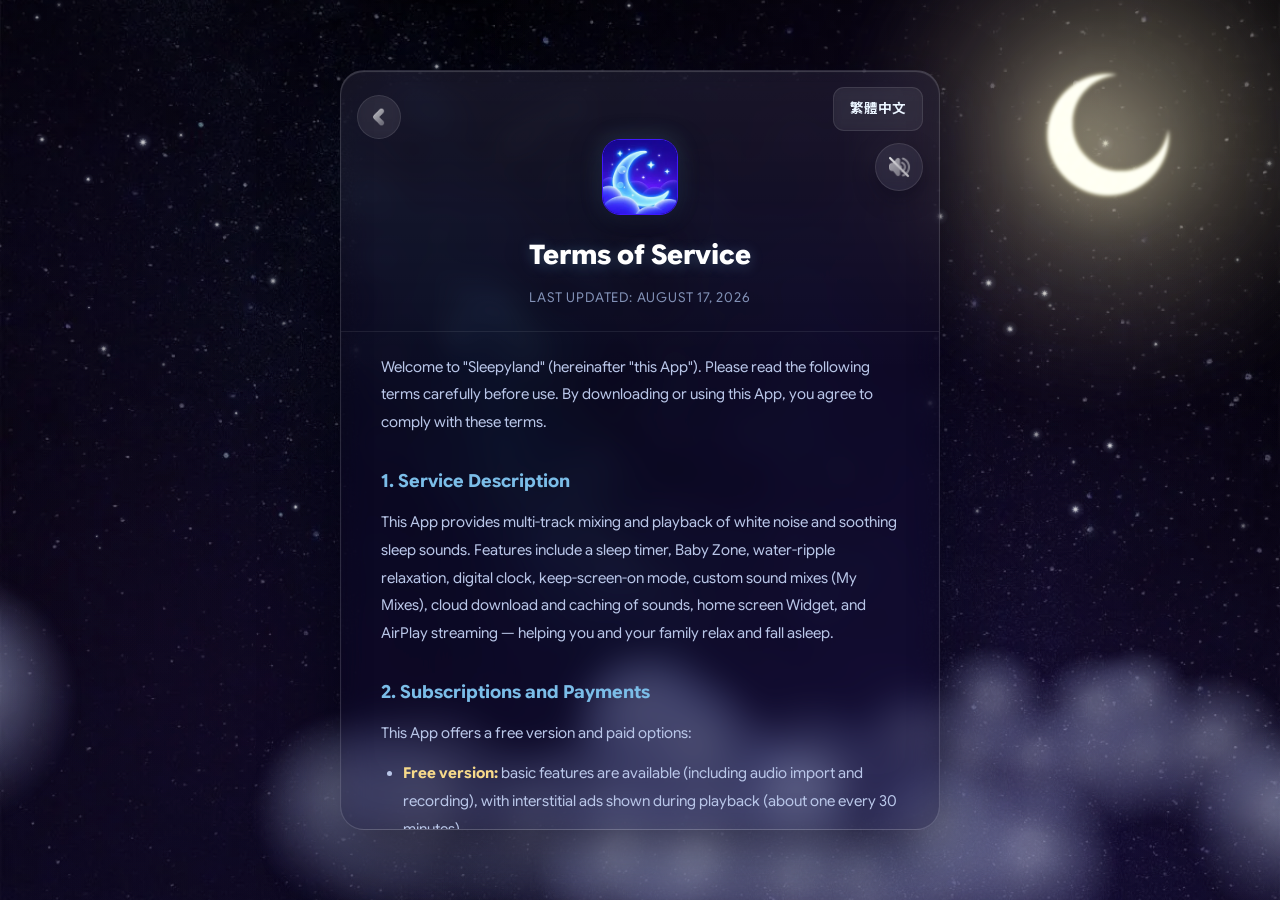
<file: terms-en.html>
<!DOCTYPE html>
<html lang="en">
<head>
    <meta charset="UTF-8">
    <meta name="viewport" content="width=device-width, initial-scale=1.0">
    <meta name="description" content="Sleepyland Terms of Service: usage rules, VIP subscription and promo codes, disclaimers and other terms.">
    <link rel="icon" type="image/png" href="assets/favicon.png">
    <link rel="apple-touch-icon" href="assets/apple-touch-icon.png">
    <title>Terms of Service - Sleepyland</title>
    <style id="pagecss">
        /* ===== 共用基底 ===== */
        @font-face{font-family:'Google Sans Flex';font-style:normal;font-weight:100 900;font-display:swap;src:url('assets/gsf_latin.woff2') format('woff2');unicode-range:U+0000-00FF,U+0131,U+0152-0153,U+02BB-02BC,U+02C6,U+02DA,U+02DC,U+0304,U+0308,U+0329,U+2000-206F,U+20AC,U+2122,U+2191,U+2193,U+2212,U+2215,U+FEFF,U+FFFD;}
@font-face{font-family:'Noto Sans TC';font-style:normal;font-weight:400;font-display:swap;src:url('assets/notosanstc_400.woff2') format('woff2');unicode-range:U+2000-206F,U+3000-303F,U+3100-312F,U+3400-4DBF,U+4E00-9FFF,U+F900-FAFF,U+FE30-FE4F,U+FF00-FFEF;}
@font-face{font-family:'Noto Sans TC';font-style:normal;font-weight:700;font-display:swap;src:url('assets/notosanstc_700.woff2') format('woff2');unicode-range:U+2000-206F,U+3000-303F,U+3100-312F,U+3400-4DBF,U+4E00-9FFF,U+F900-FAFF,U+FE30-FE4F,U+FF00-FFEF;}
:root{
            --accent:#7BBDE8; --ink:#EAF4FF; --muted:#B9C6E8; --faint:#8291b6;
            --card:rgba(14,10,34,0.42); --line:rgba(255,255,255,0.14); --pill:rgba(255,255,255,0.06);
            --glow:rgba(255,244,190,0.55);
            --font:"Google Sans Flex","Noto Sans TC",ui-rounded,"SF Pro Rounded",-apple-system,BlinkMacSystemFont,"PingFang TC",system-ui,sans-serif;
        }
*{ margin:0; padding:0; box-sizing:border-box; }
html,body{ height:100%; overflow:hidden; }
body, a, button, input, textarea{ font-family:var(--font); }
body{
            height:100dvh; color:var(--ink); -webkit-font-smoothing:antialiased; line-height:1.8;
            background:
                linear-gradient(180deg, rgba(3,2,9,0.40) 0%, rgba(10,6,26,0.32) 46%, rgba(20,12,50,0.46) 100%),
                #03020a url('assets/bg.webp') center center / cover no-repeat fixed;
            display:flex; align-items:center; justify-content:center; padding:40px 20px; overflow:hidden;
        }
/* 動畫層（星雲＋星星＋流星＋雲朵） */
        #sky{ position:fixed; inset:0; width:100%; height:100%; z-index:0; pointer-events:none; }
/* 月亮素材圖＋淡黃光暈 */
        .moon{ position:fixed; top:5vh; right:6vw; width:min(180px,26vw); z-index:0; pointer-events:none;
               filter:drop-shadow(0 0 34px var(--glow)); }
.moon img{ width:100%; height:auto; display:block; }
.moon::before{ content:''; position:absolute; inset:-95%; z-index:-1; border-radius:50%;
            background:radial-gradient(circle, rgba(255,247,205,0.36) 0%, rgba(255,243,185,0.18) 26%, rgba(255,240,175,0.07) 48%, rgba(255,240,175,0.02) 66%, transparent 82%);
            filter:blur(26px); animation:moonGlow 6s ease-in-out infinite; }
@keyframes moonGlow{ 0%,100%{opacity:.82; transform:scale(1);} 50%{opacity:1; transform:scale(1.07);} }
.container{
            position:relative; z-index:1; max-width:600px; width:100%;
            max-height:min(760px, calc(100dvh - 80px)); display:flex; flex-direction:column; overflow:hidden;
            background:linear-gradient(to bottom, rgba(255,255,255,0.06) 0%, rgba(255,255,255,0) 40%), var(--card);
            backdrop-filter:blur(14px) saturate(1.4); -webkit-backdrop-filter:blur(14px) saturate(1.4);
            border:1px solid var(--line); border-radius:24px;
            box-shadow:0 24px 70px rgba(4,2,16,0.6), inset 0 1px 1px rgba(255,255,255,0.18), inset 0 -22px 46px rgba(0,0,0,0.06);
        }
.container::after{ content:''; position:absolute; inset:0; z-index:6; pointer-events:none; border-radius:inherit; padding:1px;
            background:radial-gradient(400px circle at var(--mx,50%) var(--my,50%), rgba(233,224,255,0.95), rgba(178,150,255,0.34) 42%, transparent 66%);
            -webkit-mask:linear-gradient(#000 0 0) content-box, linear-gradient(#000 0 0); -webkit-mask-composite:xor;
            mask:linear-gradient(#000 0 0) content-box, linear-gradient(#000 0 0); mask-composite:exclude;
            opacity:0; transition:opacity .4s ease; }
.container:hover::after{ opacity:1; }
.chead{ flex:0 0 auto; padding:24px 40px 14px; position:relative; z-index:2; border-bottom:1px solid rgba(255,255,255,0.08); }
.chead .topbar{ margin-bottom:14px; }
.chead .header{ margin-bottom:6px; }
.chead .update-date{ margin-bottom:2px; }
.chead h1{ margin-bottom:6px; }
.cbody{ overflow-y:auto; min-height:0; padding:22px 40px 34px;
            scrollbar-width:thin; scrollbar-color:rgba(255,255,255,0.22) transparent; }
.cbody::-webkit-scrollbar{ width:8px; }
.cbody::-webkit-scrollbar-track{ background:transparent; margin:8px 0; }
.cbody::-webkit-scrollbar-thumb{ background:rgba(255,255,255,0.18); border-radius:99px; border:2px solid transparent; background-clip:padding-box; }
.cbody::-webkit-scrollbar-thumb:hover{ background:rgba(255,255,255,0.34); background-clip:padding-box; }
.topbar{ display:flex; gap:10px; flex-wrap:wrap; margin-bottom:22px; }
.back{ display:inline-flex; align-items:center; gap:6px; padding:9px 16px; border-radius:11px;
            background:var(--pill); border:1px solid rgba(255,255,255,0.10); color:var(--ink);
            text-decoration:none; font-size:13.5px; font-weight:600; margin-bottom:6px;
            backdrop-filter:blur(4px); -webkit-backdrop-filter:blur(4px);
            transition:transform .2s ease, background .2s ease, border-color .2s ease, box-shadow .2s ease; }
.back:hover{ transform:translateY(-2px); background:linear-gradient(to bottom, rgba(255,255,255,0.14), rgba(255,255,255,0.05)); border-color:rgba(255,255,255,0.28); box-shadow:0 8px 22px rgba(4,2,16,0.35); }
.bico{ width:15px; height:15px; vertical-align:-2px; }
.hico{ width:20px; height:20px; vertical-align:-4px; margin-right:6px; }
.back-fab{ display:inline-flex; align-items:center; justify-content:center; width:44px; height:44px; border-radius:50%;
            background:var(--pill); border:1px solid rgba(255,255,255,0.10);
            backdrop-filter:blur(4px); -webkit-backdrop-filter:blur(4px);
            margin-left:-24px;   /* 左距與右上按鈕(right:16)對齊：chead padding-left 40 → 實際離卡片左緣 16 */
            transition:transform .2s ease, background .2s ease, border-color .2s ease, box-shadow .2s ease; }
.back-fab img{ width:20px; height:20px; display:block; }
.scrolltop{ position:absolute; bottom:18px; right:18px; z-index:4; width:44px; height:44px; border-radius:50%;
            display:flex; align-items:center; justify-content:center; cursor:pointer;
            background:var(--pill); border:1px solid rgba(255,255,255,0.12);
            backdrop-filter:blur(6px); -webkit-backdrop-filter:blur(6px);
            opacity:0; pointer-events:none; transform:translateY(8px);
            transition:opacity .25s ease, transform .25s ease, background .2s ease, border-color .2s ease; }
.scrolltop img{ width:20px; height:20px; display:block; }
.scrolltop.show{ opacity:1; pointer-events:auto; transform:translateY(0); }
.scrolltop:hover{ transform:translateY(-2px); background:linear-gradient(to bottom, rgba(255,255,255,0.14), rgba(255,255,255,0.05)); border-color:rgba(255,255,255,0.28); box-shadow:0 8px 22px rgba(4,2,16,0.35); }
.back-fab:hover{ transform:translateY(-2px); background:linear-gradient(to bottom, rgba(255,255,255,0.14), rgba(255,255,255,0.05)); border-color:rgba(255,255,255,0.28); box-shadow:0 8px 22px rgba(4,2,16,0.35); }
.logo-link{ display:block; width:max-content; margin:0 auto; line-height:0; transition:transform .2s ease, filter .2s ease; }
.logo-link:hover{ transform:translateY(-2px); filter:brightness(1.08); }
.logo{ width:76px; height:76px; display:block; margin:0 auto 16px; border-radius:18px;
            border:1px solid rgb(64,24,251);
            box-shadow:0 10px 30px rgba(4,2,16,0.5), 0 0 22px rgba(123,189,232,0.22); }
.header{ text-align:center; margin-bottom:30px; }
h1{ font-size:27px; font-weight:800; color:#fff; margin-bottom:8px; text-align:center;
            text-shadow:0 2px 14px rgba(123,189,232,0.30); }
.subtitle{ color:var(--muted); text-align:center; font-size:15px; line-height:1.7; }
.update-date{ color:var(--faint); text-align:center; margin-bottom:28px; font-size:13.5px;
            text-transform:uppercase; letter-spacing:.06em; }
h2{ color:var(--accent); margin:28px 0 12px; font-size:18px; font-weight:700; }
h3{ color:#dbe6fb; margin:18px 0 8px; font-size:16px; font-weight:600; }
p, li{ color:var(--muted); line-height:1.85; margin-bottom:12px; font-size:15px; }
strong{ color:#F6D98A; font-weight:700; }
ul{ padding-left:22px; }
li{ margin-bottom:8px; }
a{ color:var(--accent); text-decoration:none; }
a:hover{ text-decoration:underline; }
.highlight{ background:rgba(123,189,232,0.10); border:1px solid rgba(123,189,232,0.22);
            padding:16px 18px; border-radius:14px; margin:18px 0; }
.highlight p{ margin:0; color:#dce8fb; }
.lib{ padding:14px 18px; background:var(--pill); border:1px solid rgba(255,255,255,0.08);
            border-radius:12px; margin-bottom:10px; }
.lib-meta{ color:var(--faint); font-size:13px; margin-top:4px; }
.lib-meta a{ color:var(--accent); }
.note{ color:var(--muted); font-size:14px; line-height:1.7; margin-top:6px; }
.divider{ height:1px; background:var(--line); margin:28px 0; }
.section{ margin-bottom:30px; }
.section-title{ font-size:18px; font-weight:700; color:#eef4ff; margin-bottom:16px; display:flex; align-items:center; gap:8px; }
.faq-item{ background:var(--pill); border:1px solid rgba(255,255,255,0.08); border-radius:12px; padding:16px 18px; margin-bottom:12px; }
.faq-a{ color:var(--muted); line-height:1.75; font-size:14.5px; }
.contact-box{ background:linear-gradient(135deg, rgba(123,189,232,0.16), rgba(70,90,160,0.16));
            border:1px solid rgba(123,189,232,0.24); border-radius:16px; padding:24px; text-align:center;
            backdrop-filter:blur(6px); -webkit-backdrop-filter:blur(6px); }
.contact-box p{ color:var(--muted); margin-bottom:16px; }
.copy-btn{ width:44px; min-width:44px; height:44px; aspect-ratio:1; border-radius:50%;
            background:rgba(255,255,255,0.12); border:1px solid rgba(255,255,255,0.18); cursor:pointer;
            display:flex; align-items:center; justify-content:center; transition:all .2s ease; flex-shrink:0; }
.copy-btn:hover{ transform:translateY(-2px); background:linear-gradient(to bottom, rgba(255,255,255,0.14), rgba(255,255,255,0.05)); border-color:rgba(255,255,255,0.28); box-shadow:0 8px 22px rgba(4,2,16,0.35); }
.toast{ position:fixed; bottom:24px; left:50%; transform:translateX(-50%) translateY(120px);
            background:rgba(14,10,34,0.92); color:#EAF4FF; padding:12px 24px; border-radius:10px;
            border:1px solid rgba(255,255,255,0.14); backdrop-filter:blur(8px); opacity:0; transition:all .3s ease; z-index:5; }
.toast.show{ transform:translateX(-50%) translateY(0); opacity:1; }
.footer{ text-align:center; margin-top:30px; color:var(--faint); font-size:13px; }
.footer a{ color:var(--accent); text-decoration:none; }
.footer a:hover{ text-decoration:underline; }
@media (max-width:560px){ .chead{ padding:18px 20px 12px; } .cbody{ padding:18px 20px 30px; } body{ padding:16px; } .container{ max-height:calc(100dvh - 32px); border-radius:20px; } .back-fab{ margin-left:-4px; } }
@media (prefers-reduced-motion:reduce){ .back,.email-link,.copy-btn{ transition:none; } .moon::before{ animation:none; } }
        .bgm-btn{ position:absolute; top:72px; right:16px; z-index:5; width:48px; height:48px; border-radius:50%;
            display:flex; align-items:center; justify-content:center; cursor:pointer;
            background:var(--pill,rgba(255,255,255,0.06)); border:1px solid rgba(255,255,255,0.10);
            backdrop-filter:blur(6px) saturate(1.3); -webkit-backdrop-filter:blur(6px) saturate(1.3);
            box-shadow:0 8px 22px rgba(4,2,16,0.35); transition:transform .2s ease, background .2s ease, border-color .2s ease; }
        .bgm-btn:hover{ transform:translateY(-2px); background:linear-gradient(to bottom, rgba(255,255,255,0.14), rgba(255,255,255,0.05)); border-color:rgba(255,255,255,0.28); }
        .bgm-ico-img{ width:24px; height:24px; display:block; }
        /* ===== 本頁專屬 ===== */
        .langbtn{ position:absolute; top:16px; right:16px; z-index:5; margin-bottom:0; }
        .lib-name{ color:#eef4ff; font-weight:600; font-size:15px; }
        .faq-q{ font-weight:600; color:#eef4ff; margin-bottom:8px; }
        .contact-box h3{ color:#fff; margin-bottom:12px; }
        .contact-box .email-row{ display:flex; align-items:center; justify-content:center; gap:8px; }
        .contact-box a.email-link{ display:inline-block; background:linear-gradient(180deg,#9AD0F2,#7BBDE8);
            color:#04182E; padding:12px 22px; border-radius:10px; text-decoration:none; font-weight:700;
            max-width:220px; overflow:hidden; text-overflow:ellipsis; white-space:nowrap;
            box-shadow:0 6px 18px rgba(123,189,232,0.3); transition:transform .2s ease, box-shadow .2s ease; }
        .contact-box a.email-link:hover{ transform:translateY(-2px); box-shadow:0 10px 24px rgba(123,189,232,0.45); }
        .copy-btn svg{ width:20px; height:20px; fill:#EAF4FF; }
        .copy-btn.copied svg{ fill:#7BE0A0; }
    </style>
</head>
<body>
    <canvas id="sky" aria-hidden="true"></canvas>
    <div class="moon" aria-hidden="true"><img src="assets/moon.webp" alt="" fetchpriority="high" width="180" height="180"></div>
    <main class="container" id="swup">
        <button id="bgm-btn" class="bgm-btn" type="button" aria-label="播放背景音樂" title="播放背景音樂"><img class="bgm-ico-img" src="assets/icon_pause.png" alt=""></button>
        <div class="chead">
<a href="index.html" class="back-fab" aria-label="Back to Home" title="Back to Home"><img src="assets/icon_back.png" alt=""></a>
            <a href="terms.html" class="back langbtn">繁體中文</a>
        <div class="header">
            <a class="logo-link" href="index.html" aria-label="回到首頁" title="回到首頁"><img class="logo" src="assets/logo.webp" alt="Sleepyland"></a>
            <h1>Terms of Service</h1>
        <p class="update-date">Last updated: August 17, 2026</p>
            </div>
        </div>
        <div class="cbody">
<p>Welcome to "Sleepyland" (hereinafter "this App"). Please read the following terms carefully before use. By downloading or using this App, you agree to comply with these terms.</p>

        <h2>1. Service Description</h2>
        <p>This App provides multi-track mixing and playback of white noise and soothing sleep sounds. Features include a sleep timer, Baby Zone, water-ripple relaxation, digital clock, keep-screen-on mode, custom sound mixes (My Mixes), cloud download and caching of sounds, home screen Widget, and AirPlay streaming — helping you and your family relax and fall asleep.</p>

        <h2>2. Subscriptions and Payments</h2>
        <p>This App offers a free version and paid options:</p>
        <ul>
            <li><strong>Free version:</strong> basic features are available (including audio import and recording), with interstitial ads shown during playback (about one every 30 minutes)</li>
            <li><strong>VIP subscription:</strong> monthly and yearly plans that remove ads for the subscription period and unlock all sounds and baby items, unlimited mixes, all themes, all relaxation tools, and priority feedback</li>
        </ul>
        <p>Payment terms:</p>
        <ul>
            <li><strong>Payment method:</strong> charged to your Apple ID account</li>
            <li><strong>Auto-renewal:</strong> VIP subscriptions renew automatically unless canceled at least 24 hours before the end of the current period</li>
            <li><strong>Canceling:</strong> you can manage or cancel your subscription at any time in iPhone Settings → Apple ID → Subscriptions; after canceling, VIP remains active until the end of the current period</li>
            <li><strong>Refunds:</strong> payments are processed by Apple, and refunds are handled according to Apple's refund policy — please contact Apple Support to request one</li>
            <li><strong>Restore purchases:</strong> after switching devices or reinstalling, use "Restore Purchases" to recover your purchases (the same Apple ID is required)</li>
        </ul>

        <h2>3. Promo Codes</h2>
        <ul>
            <li>Promo codes are <strong>single-use</strong>: each code can be redeemed only once and becomes invalid after redemption</li>
            <li>Promo codes may not be resold, auctioned, or used for any commercial purpose</li>
            <li>We reserve the right to revoke benefits obtained through improper means (e.g., generated by scripts, stolen, or duplicate redemption)</li>
        </ul>

        <h2>4. User Content and Copyright Responsibility</h2>
        <p>This App allows you to import your own audio files or make recordings:</p>
        <ul>
            <li>Content you import or record is stored only locally on your device; we never upload or access it</li>
            <li>You must ensure you hold the legal rights to any content you import or record; <strong>you bear sole responsibility for any liability arising from importing content that infringes copyright or other rights</strong></li>
            <li>You may not use this App to process any infringing or unlawful content</li>
        </ul>

        <h2>5. Intellectual Property</h2>
        <ul>
            <li>The source code, interface design, and official sound library of this App are copyrighted by the developer or its licensors</li>
            <li>Official sounds are <strong>licensed to you solely for personal, non-commercial use within this App</strong>; you may not extract, re-record, redistribute after downloading, publicly broadcast, or use them in other software or for commercial purposes</li>
            <li>Unauthorized copying, modification, reverse engineering, or distribution of any part of this App is prohibited</li>
        </ul>

        <h2>6. Disclaimer</h2>
        <ul>
            <li>This App is <strong>not a medical device</strong>. The sounds and relaxation features are provided for relaxation and sleep-aid reference only and <strong>do not constitute medical advice, diagnosis, or treatment</strong>. If you have a sleep disorder or other health concerns, please consult a qualified physician</li>
            <li>When playing sounds for infants, <strong>parents or caregivers should monitor the volume, playback distance, and environmental safety at all times</strong>, avoid prolonged high-volume playback, and follow relevant childcare safety guidance</li>
            <li>This App is provided "as is"; we do not guarantee uninterrupted or error-free service, and to the extent permitted by law we are not liable for indirect losses arising from use of or inability to use this App</li>
        </ul>

        <h2>7. Changes to the Service and These Terms</h2>
        <p>As the product evolves, we may add, adjust, or remove certain features and content (including the sound library). We also reserve the right to modify these terms at any time. Modified terms will be posted on this page, and continued use of this App indicates your acceptance of the modified terms.</p>

        <h2>8. Governing Law</h2>
        <p>These terms are governed by and construed in accordance with the laws of the Republic of China (Taiwan).</p>

        <h2>9. Contact</h2>
        <p>If you have any questions about these terms, please contact: <a href="mailto:sleepyland.feedback@gmail.com">sleepyland.feedback@gmail.com</a></p>
        <p><strong>Developer:</strong> Wayne</p>
        </div>
        <button class="scrolltop" aria-label="回到頂部" title="回到頂部"><img src="assets/icon_scroll_top.png" alt=""></button>
    </main>
    
    
    
    

    <!-- 常駐背景音樂（換頁不中斷）-->
    <audio id="bgm-audio" src="assets/bgm.mp3" loop preload="none"></audio>
    <script src="assets/site.js" defer></script>
</body>
</html>
</file>
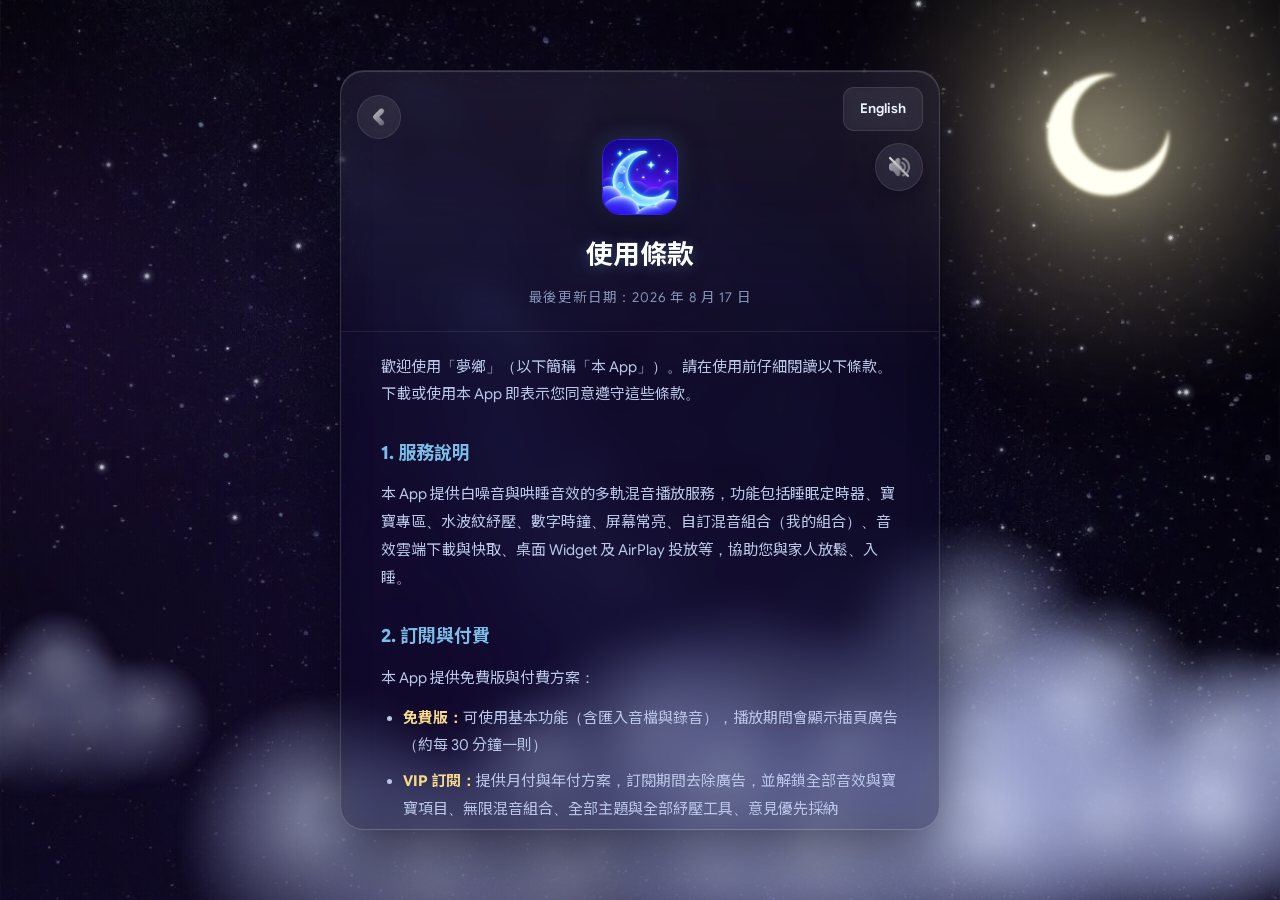
<file: terms.html>
<!DOCTYPE html>
<html lang="zh-Hant">
<head>
    <meta charset="UTF-8">
    <meta name="viewport" content="width=device-width, initial-scale=1.0">
    <meta name="description" content="夢鄉 Sleepyland 使用條款：說明 App 的使用規範、VIP 訂閱與兌換碼、免責聲明等條款內容。">
    <link rel="icon" type="image/png" href="assets/favicon.png">
    <link rel="apple-touch-icon" href="assets/apple-touch-icon.png">
    <title>使用條款 - 夢鄉</title>
    <style id="pagecss">
        /* ===== 共用基底 ===== */
        @font-face{font-family:'Google Sans Flex';font-style:normal;font-weight:100 900;font-display:swap;src:url('assets/gsf_latin.woff2') format('woff2');unicode-range:U+0000-00FF,U+0131,U+0152-0153,U+02BB-02BC,U+02C6,U+02DA,U+02DC,U+0304,U+0308,U+0329,U+2000-206F,U+20AC,U+2122,U+2191,U+2193,U+2212,U+2215,U+FEFF,U+FFFD;}
@font-face{font-family:'Noto Sans TC';font-style:normal;font-weight:400;font-display:swap;src:url('assets/notosanstc_400.woff2') format('woff2');unicode-range:U+2000-206F,U+3000-303F,U+3100-312F,U+3400-4DBF,U+4E00-9FFF,U+F900-FAFF,U+FE30-FE4F,U+FF00-FFEF;}
@font-face{font-family:'Noto Sans TC';font-style:normal;font-weight:700;font-display:swap;src:url('assets/notosanstc_700.woff2') format('woff2');unicode-range:U+2000-206F,U+3000-303F,U+3100-312F,U+3400-4DBF,U+4E00-9FFF,U+F900-FAFF,U+FE30-FE4F,U+FF00-FFEF;}
:root{
            --accent:#7BBDE8; --ink:#EAF4FF; --muted:#B9C6E8; --faint:#8291b6;
            --card:rgba(14,10,34,0.42); --line:rgba(255,255,255,0.14); --pill:rgba(255,255,255,0.06);
            --glow:rgba(255,244,190,0.55);
            --font:"Google Sans Flex","Noto Sans TC",ui-rounded,"SF Pro Rounded",-apple-system,BlinkMacSystemFont,"PingFang TC",system-ui,sans-serif;
        }
*{ margin:0; padding:0; box-sizing:border-box; }
html,body{ height:100%; overflow:hidden; }
body, a, button, input, textarea{ font-family:var(--font); }
body{
            height:100dvh; color:var(--ink); -webkit-font-smoothing:antialiased; line-height:1.8;
            background:
                linear-gradient(180deg, rgba(3,2,9,0.40) 0%, rgba(10,6,26,0.32) 46%, rgba(20,12,50,0.46) 100%),
                #03020a url('assets/bg.webp') center center / cover no-repeat fixed;
            display:flex; align-items:center; justify-content:center; padding:40px 20px; overflow:hidden;
        }
/* 動畫層（星雲＋星星＋流星＋雲朵） */
        #sky{ position:fixed; inset:0; width:100%; height:100%; z-index:0; pointer-events:none; }
/* 月亮素材圖＋淡黃光暈 */
        .moon{ position:fixed; top:5vh; right:6vw; width:min(180px,26vw); z-index:0; pointer-events:none;
               filter:drop-shadow(0 0 34px var(--glow)); }
.moon img{ width:100%; height:auto; display:block; }
.moon::before{ content:''; position:absolute; inset:-95%; z-index:-1; border-radius:50%;
            background:radial-gradient(circle, rgba(255,247,205,0.36) 0%, rgba(255,243,185,0.18) 26%, rgba(255,240,175,0.07) 48%, rgba(255,240,175,0.02) 66%, transparent 82%);
            filter:blur(26px); animation:moonGlow 6s ease-in-out infinite; }
@keyframes moonGlow{ 0%,100%{opacity:.82; transform:scale(1);} 50%{opacity:1; transform:scale(1.07);} }
.container{
            position:relative; z-index:1; max-width:600px; width:100%;
            max-height:min(760px, calc(100dvh - 80px)); display:flex; flex-direction:column; overflow:hidden;
            background:linear-gradient(to bottom, rgba(255,255,255,0.06) 0%, rgba(255,255,255,0) 40%), var(--card);
            backdrop-filter:blur(14px) saturate(1.4); -webkit-backdrop-filter:blur(14px) saturate(1.4);
            border:1px solid var(--line); border-radius:24px;
            box-shadow:0 24px 70px rgba(4,2,16,0.6), inset 0 1px 1px rgba(255,255,255,0.18), inset 0 -22px 46px rgba(0,0,0,0.06);
        }
.container::after{ content:''; position:absolute; inset:0; z-index:6; pointer-events:none; border-radius:inherit; padding:1px;
            background:radial-gradient(400px circle at var(--mx,50%) var(--my,50%), rgba(233,224,255,0.95), rgba(178,150,255,0.34) 42%, transparent 66%);
            -webkit-mask:linear-gradient(#000 0 0) content-box, linear-gradient(#000 0 0); -webkit-mask-composite:xor;
            mask:linear-gradient(#000 0 0) content-box, linear-gradient(#000 0 0); mask-composite:exclude;
            opacity:0; transition:opacity .4s ease; }
.container:hover::after{ opacity:1; }
.chead{ flex:0 0 auto; padding:24px 40px 14px; position:relative; z-index:2; border-bottom:1px solid rgba(255,255,255,0.08); }
.chead .topbar{ margin-bottom:14px; }
.chead .header{ margin-bottom:6px; }
.chead .update-date{ margin-bottom:2px; }
.chead h1{ margin-bottom:6px; }
.cbody{ overflow-y:auto; min-height:0; padding:22px 40px 34px;
            scrollbar-width:thin; scrollbar-color:rgba(255,255,255,0.22) transparent; }
.cbody::-webkit-scrollbar{ width:8px; }
.cbody::-webkit-scrollbar-track{ background:transparent; margin:8px 0; }
.cbody::-webkit-scrollbar-thumb{ background:rgba(255,255,255,0.18); border-radius:99px; border:2px solid transparent; background-clip:padding-box; }
.cbody::-webkit-scrollbar-thumb:hover{ background:rgba(255,255,255,0.34); background-clip:padding-box; }
.topbar{ display:flex; gap:10px; flex-wrap:wrap; margin-bottom:22px; }
.back{ display:inline-flex; align-items:center; gap:6px; padding:9px 16px; border-radius:11px;
            background:var(--pill); border:1px solid rgba(255,255,255,0.10); color:var(--ink);
            text-decoration:none; font-size:13.5px; font-weight:600; margin-bottom:6px;
            backdrop-filter:blur(4px); -webkit-backdrop-filter:blur(4px);
            transition:transform .2s ease, background .2s ease, border-color .2s ease, box-shadow .2s ease; }
.back:hover{ transform:translateY(-2px); background:linear-gradient(to bottom, rgba(255,255,255,0.14), rgba(255,255,255,0.05)); border-color:rgba(255,255,255,0.28); box-shadow:0 8px 22px rgba(4,2,16,0.35); }
.bico{ width:15px; height:15px; vertical-align:-2px; }
.hico{ width:20px; height:20px; vertical-align:-4px; margin-right:6px; }
.back-fab{ display:inline-flex; align-items:center; justify-content:center; width:44px; height:44px; border-radius:50%;
            background:var(--pill); border:1px solid rgba(255,255,255,0.10);
            backdrop-filter:blur(4px); -webkit-backdrop-filter:blur(4px);
            margin-left:-24px;   /* 左距與右上按鈕(right:16)對齊：chead padding-left 40 → 實際離卡片左緣 16 */
            transition:transform .2s ease, background .2s ease, border-color .2s ease, box-shadow .2s ease; }
.back-fab img{ width:20px; height:20px; display:block; }
.scrolltop{ position:absolute; bottom:18px; right:18px; z-index:4; width:44px; height:44px; border-radius:50%;
            display:flex; align-items:center; justify-content:center; cursor:pointer;
            background:var(--pill); border:1px solid rgba(255,255,255,0.12);
            backdrop-filter:blur(6px); -webkit-backdrop-filter:blur(6px);
            opacity:0; pointer-events:none; transform:translateY(8px);
            transition:opacity .25s ease, transform .25s ease, background .2s ease, border-color .2s ease; }
.scrolltop img{ width:20px; height:20px; display:block; }
.scrolltop.show{ opacity:1; pointer-events:auto; transform:translateY(0); }
.scrolltop:hover{ transform:translateY(-2px); background:linear-gradient(to bottom, rgba(255,255,255,0.14), rgba(255,255,255,0.05)); border-color:rgba(255,255,255,0.28); box-shadow:0 8px 22px rgba(4,2,16,0.35); }
.back-fab:hover{ transform:translateY(-2px); background:linear-gradient(to bottom, rgba(255,255,255,0.14), rgba(255,255,255,0.05)); border-color:rgba(255,255,255,0.28); box-shadow:0 8px 22px rgba(4,2,16,0.35); }
.logo-link{ display:block; width:max-content; margin:0 auto; line-height:0; transition:transform .2s ease, filter .2s ease; }
.logo-link:hover{ transform:translateY(-2px); filter:brightness(1.08); }
.logo{ width:76px; height:76px; display:block; margin:0 auto 16px; border-radius:18px;
            border:1px solid rgb(64,24,251);
            box-shadow:0 10px 30px rgba(4,2,16,0.5), 0 0 22px rgba(123,189,232,0.22); }
.header{ text-align:center; margin-bottom:30px; }
h1{ font-size:27px; font-weight:800; color:#fff; margin-bottom:8px; text-align:center;
            text-shadow:0 2px 14px rgba(123,189,232,0.30); }
.subtitle{ color:var(--muted); text-align:center; font-size:15px; line-height:1.7; }
.update-date{ color:var(--faint); text-align:center; margin-bottom:28px; font-size:13.5px;
            text-transform:uppercase; letter-spacing:.06em; }
h2{ color:var(--accent); margin:28px 0 12px; font-size:18px; font-weight:700; }
h3{ color:#dbe6fb; margin:18px 0 8px; font-size:16px; font-weight:600; }
p, li{ color:var(--muted); line-height:1.85; margin-bottom:12px; font-size:15px; }
strong{ color:#F6D98A; font-weight:700; }
ul{ padding-left:22px; }
li{ margin-bottom:8px; }
a{ color:var(--accent); text-decoration:none; }
a:hover{ text-decoration:underline; }
.highlight{ background:rgba(123,189,232,0.10); border:1px solid rgba(123,189,232,0.22);
            padding:16px 18px; border-radius:14px; margin:18px 0; }
.highlight p{ margin:0; color:#dce8fb; }
.lib{ padding:14px 18px; background:var(--pill); border:1px solid rgba(255,255,255,0.08);
            border-radius:12px; margin-bottom:10px; }
.lib-meta{ color:var(--faint); font-size:13px; margin-top:4px; }
.lib-meta a{ color:var(--accent); }
.note{ color:var(--muted); font-size:14px; line-height:1.7; margin-top:6px; }
.divider{ height:1px; background:var(--line); margin:28px 0; }
.section{ margin-bottom:30px; }
.section-title{ font-size:18px; font-weight:700; color:#eef4ff; margin-bottom:16px; display:flex; align-items:center; gap:8px; }
.faq-item{ background:var(--pill); border:1px solid rgba(255,255,255,0.08); border-radius:12px; padding:16px 18px; margin-bottom:12px; }
.faq-a{ color:var(--muted); line-height:1.75; font-size:14.5px; }
.contact-box{ background:linear-gradient(135deg, rgba(123,189,232,0.16), rgba(70,90,160,0.16));
            border:1px solid rgba(123,189,232,0.24); border-radius:16px; padding:24px; text-align:center;
            backdrop-filter:blur(6px); -webkit-backdrop-filter:blur(6px); }
.contact-box p{ color:var(--muted); margin-bottom:16px; }
.copy-btn{ width:44px; min-width:44px; height:44px; aspect-ratio:1; border-radius:50%;
            background:rgba(255,255,255,0.12); border:1px solid rgba(255,255,255,0.18); cursor:pointer;
            display:flex; align-items:center; justify-content:center; transition:all .2s ease; flex-shrink:0; }
.copy-btn:hover{ transform:translateY(-2px); background:linear-gradient(to bottom, rgba(255,255,255,0.14), rgba(255,255,255,0.05)); border-color:rgba(255,255,255,0.28); box-shadow:0 8px 22px rgba(4,2,16,0.35); }
.toast{ position:fixed; bottom:24px; left:50%; transform:translateX(-50%) translateY(120px);
            background:rgba(14,10,34,0.92); color:#EAF4FF; padding:12px 24px; border-radius:10px;
            border:1px solid rgba(255,255,255,0.14); backdrop-filter:blur(8px); opacity:0; transition:all .3s ease; z-index:5; }
.toast.show{ transform:translateX(-50%) translateY(0); opacity:1; }
.footer{ text-align:center; margin-top:30px; color:var(--faint); font-size:13px; }
.footer a{ color:var(--accent); text-decoration:none; }
.footer a:hover{ text-decoration:underline; }
@media (max-width:560px){ .chead{ padding:18px 20px 12px; } .cbody{ padding:18px 20px 30px; } body{ padding:16px; } .container{ max-height:calc(100dvh - 32px); border-radius:20px; } .back-fab{ margin-left:-4px; } }
@media (prefers-reduced-motion:reduce){ .back,.email-link,.copy-btn{ transition:none; } .moon::before{ animation:none; } }
        .bgm-btn{ position:absolute; top:72px; right:16px; z-index:5; width:48px; height:48px; border-radius:50%;
            display:flex; align-items:center; justify-content:center; cursor:pointer;
            background:var(--pill,rgba(255,255,255,0.06)); border:1px solid rgba(255,255,255,0.10);
            backdrop-filter:blur(6px) saturate(1.3); -webkit-backdrop-filter:blur(6px) saturate(1.3);
            box-shadow:0 8px 22px rgba(4,2,16,0.35); transition:transform .2s ease, background .2s ease, border-color .2s ease; }
        .bgm-btn:hover{ transform:translateY(-2px); background:linear-gradient(to bottom, rgba(255,255,255,0.14), rgba(255,255,255,0.05)); border-color:rgba(255,255,255,0.28); }
        .bgm-ico-img{ width:24px; height:24px; display:block; }
        /* ===== 本頁專屬 ===== */
        .langbtn{ position:absolute; top:16px; right:16px; z-index:5; margin-bottom:0; }
        .lib-name{ color:#eef4ff; font-weight:600; font-size:15px; }
        .faq-q{ font-weight:600; color:#eef4ff; margin-bottom:8px; }
        .contact-box h3{ color:#fff; margin-bottom:12px; }
        .contact-box .email-row{ display:flex; align-items:center; justify-content:center; gap:8px; }
        .contact-box a.email-link{ display:inline-block; background:linear-gradient(180deg,#9AD0F2,#7BBDE8);
            color:#04182E; padding:12px 22px; border-radius:10px; text-decoration:none; font-weight:700;
            max-width:220px; overflow:hidden; text-overflow:ellipsis; white-space:nowrap;
            box-shadow:0 6px 18px rgba(123,189,232,0.3); transition:transform .2s ease, box-shadow .2s ease; }
        .contact-box a.email-link:hover{ transform:translateY(-2px); box-shadow:0 10px 24px rgba(123,189,232,0.45); }
        .copy-btn svg{ width:20px; height:20px; fill:#EAF4FF; }
        .copy-btn.copied svg{ fill:#7BE0A0; }
    </style>
</head>
<body>
    <canvas id="sky" aria-hidden="true"></canvas>
    <div class="moon" aria-hidden="true"><img src="assets/moon.webp" alt="" fetchpriority="high" width="180" height="180"></div>
    <main class="container" id="swup">
        <button id="bgm-btn" class="bgm-btn" type="button" aria-label="播放背景音樂" title="播放背景音樂"><img class="bgm-ico-img" src="assets/icon_pause.png" alt=""></button>
        <div class="chead">
<a href="index.html" class="back-fab" aria-label="返回主頁" title="返回主頁"><img src="assets/icon_back.png" alt=""></a>
            <a href="terms-en.html" class="back langbtn">English</a>
        <div class="header">
            <a class="logo-link" href="index.html" aria-label="回到首頁" title="回到首頁"><img class="logo" src="assets/logo.webp" alt="夢鄉"></a>
            <h1>使用條款</h1>
        <p class="update-date">最後更新日期：2026 年 8 月 17 日</p>
            </div>
        </div>
        <div class="cbody">
<p>歡迎使用「夢鄉」（以下簡稱「本 App」）。請在使用前仔細閱讀以下條款。下載或使用本 App 即表示您同意遵守這些條款。</p>

        <h2>1. 服務說明</h2>
        <p>本 App 提供白噪音與哄睡音效的多軌混音播放服務，功能包括睡眠定時器、寶寶專區、水波紋紓壓、數字時鐘、屏幕常亮、自訂混音組合（我的組合）、音效雲端下載與快取、桌面 Widget 及 AirPlay 投放等，協助您與家人放鬆、入睡。</p>

        <h2>2. 訂閱與付費</h2>
        <p>本 App 提供免費版與付費方案：</p>
        <ul>
            <li><strong>免費版：</strong>可使用基本功能（含匯入音檔與錄音），播放期間會顯示插頁廣告（約每 30 分鐘一則）</li>
            <li><strong>VIP 訂閱：</strong>提供月付與年付方案，訂閱期間去除廣告，並解鎖全部音效與寶寶項目、無限混音組合、全部主題與全部紓壓工具、意見優先採納</li>
        </ul>
        <p>付費相關條款：</p>
        <ul>
            <li><strong>付款方式：</strong>透過您的 Apple ID 帳戶扣款</li>
            <li><strong>自動續訂：</strong>VIP 訂閱將自動續訂，除非在當前訂閱期結束前至少 24 小時取消</li>
            <li><strong>取消訂閱：</strong>您可以隨時在 iPhone 的「設定」→「Apple ID」→「訂閱項目」中管理或取消訂閱；取消後仍可使用至當期結束</li>
            <li><strong>退款政策：</strong>付款由 Apple 處理，退款依 Apple 的退款政策辦理，請透過 Apple 支援申請</li>
            <li><strong>恢復購買：</strong>更換裝置或重新安裝後，可透過「恢復購買」還原已購項目（需使用相同 Apple ID）</li>
        </ul>

        <h2>3. 兌換碼</h2>
        <ul>
            <li>兌換碼為<strong>一次性</strong>使用，每組兌換碼僅能兌換一次，兌換後即失效</li>
            <li>兌換碼不得轉售、拍賣或用於任何商業用途</li>
            <li>以不正當方式取得或使用兌換碼（如程式產生、竊取、重複兌換）者，我們保留取消其兌換權益的權利</li>
        </ul>

        <h2>4. 用戶內容與版權責任</h2>
        <p>本 App 允許您匯入自有音訊檔案或自行錄音：</p>
        <ul>
            <li>您匯入或錄製的內容僅儲存在您的裝置本機，我們不會上傳或存取</li>
            <li>您應確保對匯入或錄製的內容擁有合法權利；<strong>因匯入侵害他人著作權或其他權利之內容所生的一切責任，由您自行承擔</strong></li>
            <li>不得利用本 App 處理任何侵權、違法之內容</li>
        </ul>

        <h2>5. 智慧財產權</h2>
        <ul>
            <li>本 App 之程式碼、介面設計與官方音效庫之著作權歸開發者或其授權人所有</li>
            <li>官方音效<strong>僅授權您於本 App 內作個人、非商業用途使用</strong>；不得以任何方式擷取、轉錄、下載後轉散布、公開播送或用於其他軟體與商業用途</li>
            <li>未經授權不得複製、修改、反向工程或散布本 App 之任何部分</li>
        </ul>

        <h2>6. 免責聲明</h2>
        <ul>
            <li>本 App <strong>並非醫療器材</strong>，所提供的音效與紓壓功能僅供放鬆與助眠參考，<strong>不構成任何醫療建議、診斷或治療</strong>。若您有睡眠障礙或其他健康疑慮，請諮詢專業醫師</li>
            <li>為嬰幼兒播放音效時，<strong>家長或照顧者應全程留意音量、播放距離與環境安全</strong>，避免長時間高音量播放，並遵循相關育兒安全建議</li>
            <li>本 App 依「現狀」提供服務，對於服務不中斷、無錯誤不作保證；因使用或無法使用本 App 所生之間接損失，於法律允許範圍內我們不負賠償責任</li>
        </ul>

        <h2>7. 服務與條款變更</h2>
        <p>我們可能因產品迭代而新增、調整或移除部分功能與內容（包含音效庫）。我們亦保留隨時修改本條款的權利，修改後的條款將公布於本頁面，繼續使用本 App 即表示您接受修改後的條款。</p>

        <h2>8. 準據法</h2>
        <p>本條款之解釋與適用，以中華民國法律為準據法。</p>

        <h2>9. 聯絡方式</h2>
        <p>如對本條款有任何疑問，請聯繫：<a href="mailto:sleepyland.feedback@gmail.com">sleepyland.feedback@gmail.com</a></p>
        <p><strong>開發者：</strong>Wayne</p>
        </div>
        <button class="scrolltop" aria-label="回到頂部" title="回到頂部"><img src="assets/icon_scroll_top.png" alt=""></button>
    </main>
    
    
    
    

    <!-- 常駐背景音樂（換頁不中斷）-->
    <audio id="bgm-audio" src="assets/bgm.mp3" loop preload="none"></audio>
    <script src="assets/site.js" defer></script>
</body>
</html>
</file>
